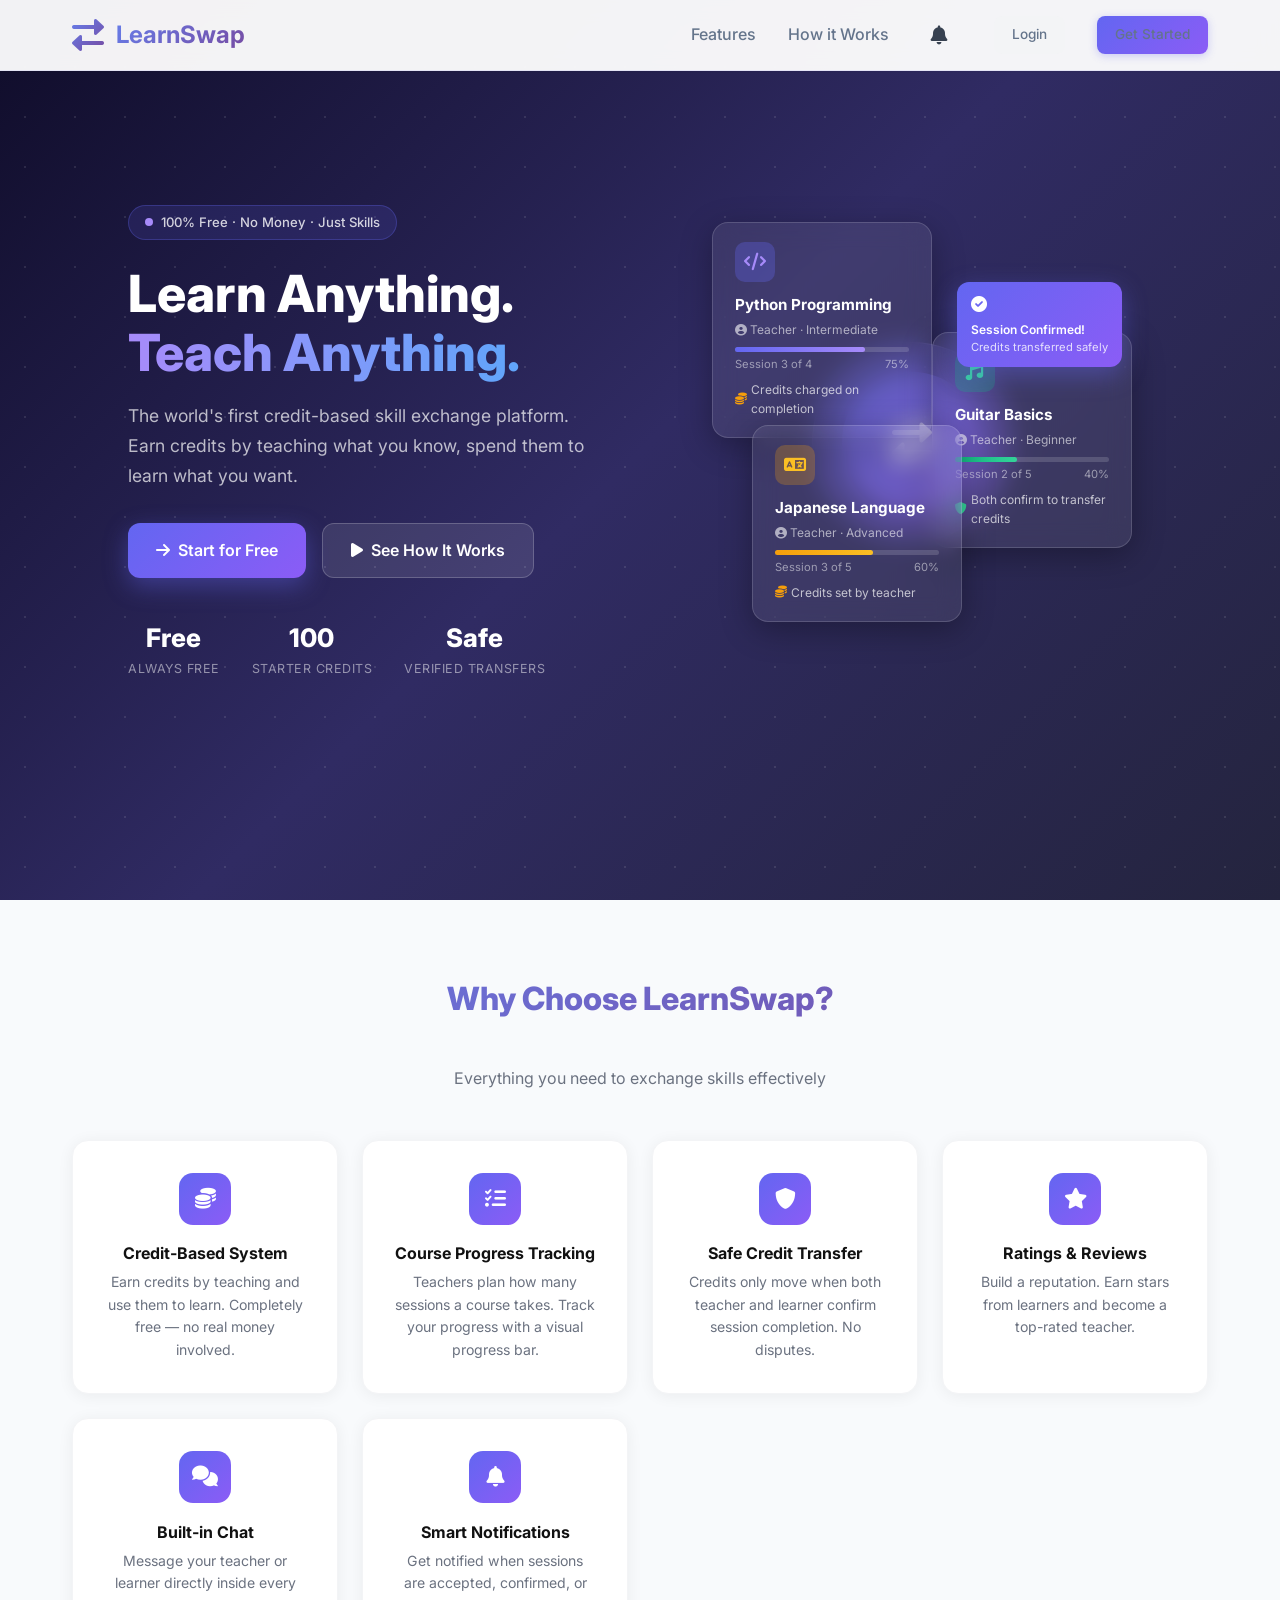
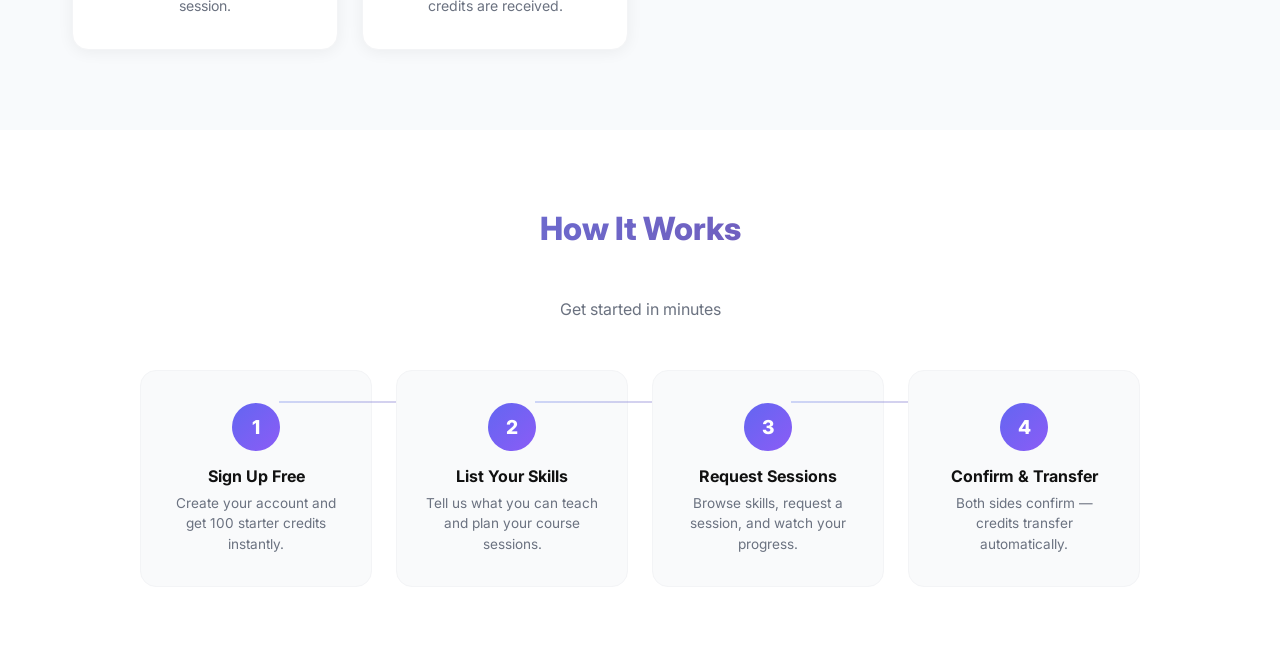
<file: learnswap_deploy/frontend/index.html>
<!DOCTYPE html>
<html lang="en">
<head>
    <meta charset="UTF-8">
    <meta name="viewport" content="width=device-width, initial-scale=1.0">
    <title>LearnSwap - Exchange Skills, Not Money</title>
    <link rel="stylesheet" href="css/style.css">
    <link href="https://fonts.googleapis.com/css2?family=Inter:wght@300;400;500;600;700;800&display=swap" rel="stylesheet">
    <link rel="stylesheet" href="https://cdnjs.cloudflare.com/ajax/libs/font-awesome/6.0.0/css/all.min.css">
    <style>
        /* ── Hero card animation ── */
        @keyframes float { 0%,100%{transform:translateY(0)} 50%{transform:translateY(-10px)} }
        @keyframes fadeUp { from{opacity:0;transform:translateY(24px)} to{opacity:1;transform:translateY(0)} }
        @keyframes pulse { 0%,100%{transform:scale(1)} 50%{transform:scale(1.04)} }

        .hero { background: linear-gradient(135deg, #0f0c29, #302b63, #24243e); min-height: 100vh; display:flex; align-items:center; padding-top:80px; }
        .hero-container { display:grid; grid-template-columns:1fr 1fr; gap:4rem; max-width:1200px; margin:0 auto; padding:3rem 2rem; align-items:center; }
        @media(max-width:900px){ .hero-container{grid-template-columns:1fr;} .hero-visual{display:none;} }

        .hero-content h1 { font-size:3.2rem; font-weight:800; color:#fff; line-height:1.15; margin-bottom:1.2rem; }
        .hero-content h1 span { background:linear-gradient(90deg,#a78bfa,#60a5fa); -webkit-background-clip:text; -webkit-text-fill-color:transparent; background-clip:text; }
        .hero-content p  { font-size:1.1rem; color:rgba(255,255,255,0.7); line-height:1.7; margin-bottom:2rem; max-width:480px; }

        .hero-buttons { display:flex; gap:1rem; flex-wrap:wrap; }
        .btn-hero-primary {
            background:linear-gradient(135deg,#6366f1,#8b5cf6);
            color:#fff; padding:14px 28px; border-radius:12px; font-weight:600;
            font-size:1rem; border:none; cursor:pointer; text-decoration:none;
            display:inline-flex; align-items:center; gap:8px;
            box-shadow:0 8px 24px rgba(99,102,241,0.4); transition:all 0.25s;
        }
        .btn-hero-primary:hover { transform:translateY(-2px); box-shadow:0 12px 32px rgba(99,102,241,0.55); }
        .btn-hero-secondary {
            background:rgba(255,255,255,0.1); color:#fff; padding:14px 28px;
            border-radius:12px; font-weight:600; font-size:1rem;
            border:1px solid rgba(255,255,255,0.2); cursor:pointer;
            text-decoration:none; display:inline-flex; align-items:center; gap:8px;
            backdrop-filter:blur(8px); transition:all 0.25s;
        }
        .btn-hero-secondary:hover { background:rgba(255,255,255,0.18); }

        /* Hero stats row */
        .hero-stats { display:flex; gap:2rem; margin-top:2.5rem; }
        .hero-stat { text-align:center; }
        .hero-stat-num { font-size:1.6rem; font-weight:800; color:#fff; }
        .hero-stat-lbl { font-size:0.78rem; color:rgba(255,255,255,0.5); text-transform:uppercase; letter-spacing:0.5px; }

        /* Right side visual */
        .hero-visual { position:relative; height:480px; }

        .skill-card-float {
            position:absolute; background:rgba(255,255,255,0.08);
            backdrop-filter:blur(12px); border:1px solid rgba(255,255,255,0.15);
            border-radius:16px; padding:1.2rem 1.4rem;
            color:#fff; box-shadow:0 8px 32px rgba(0,0,0,0.3);
        }
        .skill-card-float .sc-icon { width:40px; height:40px; border-radius:10px; display:flex; align-items:center; justify-content:center; font-size:1.1rem; margin-bottom:0.7rem; }
        .skill-card-float .sc-name { font-weight:700; font-size:0.95rem; margin-bottom:2px; }
        .skill-card-float .sc-teacher { font-size:0.75rem; color:rgba(255,255,255,0.6); margin-bottom:8px; }
        .skill-card-float .sc-bar { height:5px; background:rgba(255,255,255,0.15); border-radius:999px; margin-bottom:4px; }
        .skill-card-float .sc-bar-fill { height:100%; border-radius:999px; }
        .skill-card-float .sc-progress { font-size:0.7rem; color:rgba(255,255,255,0.5); display:flex; justify-content:space-between; }
        .skill-card-float .sc-credits { display:flex; align-items:center; gap:4px; font-size:0.75rem; color:rgba(255,255,255,0.7); margin-top:6px; }

        /* Card positions and animations */
        .card-1 { width:220px; top:20px; left:40px; animation:float 4s ease-in-out infinite; }
        .card-2 { width:200px; top:130px; right:20px; animation:float 4s ease-in-out infinite 1s; }
        .card-3 { width:210px; bottom:60px; left:80px; animation:float 4s ease-in-out infinite 2s; }

        .notification-bubble {
            position:absolute; background:linear-gradient(135deg,#6366f1,#8b5cf6);
            color:#fff; border-radius:12px; padding:10px 14px; font-size:0.78rem;
            box-shadow:0 8px 24px rgba(99,102,241,0.4); max-width:180px;
            animation:float 3.5s ease-in-out infinite 0.5s;
        }
        .nb-1 { top:80px; right:30px; }
        .nb-icon { font-size:1rem; margin-bottom:2px; }
        .nb-text { font-weight:600; font-size:0.75rem; }
        .nb-sub  { font-size:0.7rem; opacity:0.8; }

        /* Central orb */
        .hero-orb {
            position:absolute; width:200px; height:200px;
            background:linear-gradient(135deg,rgba(99,102,241,0.3),rgba(139,92,246,0.3));
            border-radius:50%; top:50%; left:50%; transform:translate(-50%,-50%);
            border:1px solid rgba(255,255,255,0.1);
            display:flex; align-items:center; justify-content:center;
            animation:pulse 4s ease-in-out infinite;
        }
        .hero-orb-inner {
            width:140px; height:140px; background:linear-gradient(135deg,rgba(99,102,241,0.5),rgba(139,92,246,0.5));
            border-radius:50%; display:flex; align-items:center; justify-content:center;
            font-size:2.5rem; color:#fff;
        }

        /* Features */
        .features { background:#f8fafc; padding:5rem 2rem; }
        .features-grid { display:grid; grid-template-columns:repeat(auto-fit,minmax(250px,1fr)); gap:1.5rem; margin-top:3rem; }
        .feature-card {
            background:#fff; border-radius:16px; padding:2rem;
            box-shadow:0 2px 16px rgba(0,0,0,0.06);
            border:1px solid #f3f4f6; transition:all 0.3s;
        }
        .feature-card:hover { transform:translateY(-4px); box-shadow:0 8px 32px rgba(99,102,241,0.15); border-color:#e0e7ff; }
        .feature-icon { width:52px; height:52px; background:linear-gradient(135deg,#6366f1,#8b5cf6); border-radius:14px; display:flex; align-items:center; justify-content:center; margin-bottom:1.2rem; }
        .feature-icon i { color:#fff; font-size:1.3rem; }
        .feature-card h3 { font-size:1rem; font-weight:700; color:#111; margin-bottom:0.5rem; }
        .feature-card p  { font-size:0.88rem; color:#6b7280; line-height:1.6; }

        /* How it Works */
        .how-it-works { background:#fff; padding:5rem 2rem; }
        .steps { display:grid; grid-template-columns:repeat(auto-fit,minmax(200px,1fr)); gap:1.5rem; margin-top:3rem; }
        .step { text-align:center; padding:2rem 1.5rem; border-radius:16px; background:#f9fafb; border:1px solid #f3f4f6; position:relative; }
        .step-number { width:48px; height:48px; background:linear-gradient(135deg,#6366f1,#8b5cf6); border-radius:50%; color:#fff; font-size:1.2rem; font-weight:800; display:flex; align-items:center; justify-content:center; margin:0 auto 1rem; }
        .step h3 { font-size:1rem; font-weight:700; color:#111; margin-bottom:0.4rem; }
        .step p  { font-size:0.85rem; color:#6b7280; line-height:1.5; }
        .section-title { font-size:2rem; font-weight:800; text-align:center; color:#111; }
        .section-sub   { text-align:center; color:#6b7280; font-size:1rem; margin-top:0.5rem; }

        /* Modals */
        .modal { display:none; position:fixed; inset:0; z-index:2000; background:rgba(0,0,0,0.55); backdrop-filter:blur(6px); animation:fadeIn 0.2s ease; }
        @keyframes fadeIn { from{opacity:0} to{opacity:1} }
        .modal-content {
            background:#fff; margin:80px auto; padding:2.5rem; max-width:420px;
            border-radius:20px; position:relative; animation:slideUp 0.25s ease;
            box-shadow:0 20px 60px rgba(0,0,0,0.25); max-height:90vh; overflow-y:auto;
        }
        @keyframes slideUp { from{opacity:0;transform:translateY(20px)} to{opacity:1;transform:translateY(0)} }
        .modal-content h2 { font-size:1.4rem; font-weight:800; color:#111; margin-bottom:0.3rem; }
        .modal-content .close { position:absolute; top:1.2rem; right:1.5rem; font-size:1.4rem; cursor:pointer; color:#9ca3af; background:none; border:none; line-height:1; }
        .modal-content .close:hover { color:#374151; }
        .form-group { margin-bottom:1.2rem; }
        .form-group label { display:block; font-size:0.85rem; font-weight:600; color:#374151; margin-bottom:5px; }
        .form-group input, .form-group select, .form-group textarea {
            width:100%; padding:11px 14px; border:1.5px solid #e5e7eb; border-radius:10px;
            font-size:0.9rem; color:#111; background:#fff; box-sizing:border-box; font-family:inherit;
            transition:border-color 0.2s;
        }
        .form-group input:focus, .form-group select:focus { outline:none; border-color:#6366f1; }
        .btn-full { width:100%; }
        .form-footer { text-align:center; margin-top:1.2rem; font-size:0.875rem; color:#6b7280; }
        .form-footer a { color:#6366f1; font-weight:600; text-decoration:none; }

        /* Forgot password result card */
        .reset-result { text-align:center; padding:1rem 0; }
        .reset-result .check-circle { width:64px; height:64px; background:#ede9fe; border-radius:50%; display:flex; align-items:center; justify-content:center; margin:0 auto 1rem; }
        .reset-result .check-circle i { color:#6366f1; font-size:1.6rem; }
        .reset-result h3 { font-size:1.1rem; font-weight:700; color:#111; margin-bottom:0.4rem; }
        .reset-result p { font-size:0.85rem; color:#6b7280; line-height:1.6; margin-bottom:1.2rem; }
        .btn-reset-link { display:block; width:100%; padding:13px; background:linear-gradient(135deg,#6366f1,#8b5cf6); color:#fff; border-radius:10px; font-weight:700; font-size:0.95rem; text-align:center; text-decoration:none; margin-bottom:0.5rem; }
        .btn-reset-link:hover { opacity:0.9; }
    </style>
</head>
<body>
    <!-- Navbar -->
    <nav class="navbar">
        <div class="nav-container">
            <div class="logo"><i class="fas fa-exchange-alt"></i><span>LearnSwap</span></div>
            <div class="nav-links">
                <a href="#features">Features</a>
                <a href="#how-it-works">How it Works</a>
                <a href="#" class="btn btn-secondary" onclick="showLoginModal()">Login</a>
                <a href="#" class="btn btn-primary" onclick="showSignupModal()">Get Started</a>
            </div>
        </div>
    </nav>

    <!-- Hero -->
    <section class="hero">
        <div class="hero-container">
            <!-- Left: copy -->
            <div class="hero-content" style="animation:fadeUp 0.7s ease both;">
                <div style="display:inline-flex;align-items:center;gap:8px;background:rgba(99,102,241,0.15);border:1px solid rgba(99,102,241,0.3);border-radius:999px;padding:6px 16px;margin-bottom:1.5rem;">
                    <span style="width:8px;height:8px;background:#a78bfa;border-radius:50%;display:inline-block;"></span>
                    <span style="font-size:0.82rem;color:rgba(255,255,255,0.8);font-weight:500;">100% Free · No Money · Just Skills</span>
                </div>
                <h1>Learn Anything.<br><span>Teach Anything.</span></h1>
                <p>The world's first credit-based skill exchange platform. Earn credits by teaching what you know, spend them to learn what you want.</p>
                <div class="hero-buttons">
                    <a href="#" class="btn-hero-primary" onclick="showSignupModal()">
                        <i class="fas fa-arrow-right"></i> Start for Free
                    </a>
                    <a href="#how-it-works" class="btn-hero-secondary">
                        <i class="fas fa-play"></i> See How It Works
                    </a>
                </div>
                <div class="hero-stats">
                    <div class="hero-stat"><div class="hero-stat-num">Free</div><div class="hero-stat-lbl">Always Free</div></div>
                    <div class="hero-stat"><div class="hero-stat-num">100</div><div class="hero-stat-lbl">Starter Credits</div></div>
                    <div class="hero-stat"><div class="hero-stat-num">Safe</div><div class="hero-stat-lbl">Verified Transfers</div></div>
                </div>
            </div>

            <!-- Right: animated skill cards -->
            <div class="hero-visual">
                <!-- Central orb -->
                <div class="hero-orb">
                    <div class="hero-orb-inner"><i class="fas fa-exchange-alt"></i></div>
                </div>

                <!-- Floating skill card 1 — Python -->
                <div class="skill-card-float card-1">
                    <div class="sc-icon" style="background:rgba(99,102,241,0.3);"><i class="fas fa-code" style="color:#a78bfa;"></i></div>
                    <div class="sc-name">Python Programming</div>
                    <div class="sc-teacher"><i class="fas fa-user-circle"></i> Teacher · Intermediate</div>
                    <div class="sc-bar"><div class="sc-bar-fill" style="width:75%;background:linear-gradient(90deg,#6366f1,#a78bfa);"></div></div>
                    <div class="sc-progress"><span>Session 3 of 4</span><span>75%</span></div>
                    <div class="sc-credits"><i class="fas fa-coins" style="color:#f59e0b;"></i> Credits charged on completion</div>
                </div>

                <!-- Floating skill card 2 — Guitar -->
                <div class="skill-card-float card-2">
                    <div class="sc-icon" style="background:rgba(16,185,129,0.25);"><i class="fas fa-music" style="color:#34d399;"></i></div>
                    <div class="sc-name">Guitar Basics</div>
                    <div class="sc-teacher"><i class="fas fa-user-circle"></i> Teacher · Beginner</div>
                    <div class="sc-bar"><div class="sc-bar-fill" style="width:40%;background:linear-gradient(90deg,#10b981,#34d399);"></div></div>
                    <div class="sc-progress"><span>Session 2 of 5</span><span>40%</span></div>
                    <div class="sc-credits"><i class="fas fa-shield-alt" style="color:#34d399;"></i> Both confirm to transfer credits</div>
                </div>

                <!-- Floating skill card 3 — Language -->
                <div class="skill-card-float card-3">
                    <div class="sc-icon" style="background:rgba(245,158,11,0.25);"><i class="fas fa-language" style="color:#fbbf24;"></i></div>
                    <div class="sc-name">Japanese Language</div>
                    <div class="sc-teacher"><i class="fas fa-user-circle"></i> Teacher · Advanced</div>
                    <div class="sc-bar"><div class="sc-bar-fill" style="width:60%;background:linear-gradient(90deg,#f59e0b,#fbbf24);"></div></div>
                    <div class="sc-progress"><span>Session 3 of 5</span><span>60%</span></div>
                    <div class="sc-credits"><i class="fas fa-coins" style="color:#f59e0b;"></i> Credits set by teacher</div>
                </div>

                <!-- Notification bubble — realistic -->
                <div class="notification-bubble nb-1">
                    <div class="nb-icon"><i class="fas fa-check-circle"></i></div>
                    <div class="nb-text">Session Confirmed!</div>
                    <div class="nb-sub">Credits transferred safely</div>
                </div>
            </div>
        </div>
    </section>

    <!-- Features -->
    <section id="features" class="features">
        <div class="container">
            <h2 class="section-title">Why Choose LearnSwap?</h2>
            <p class="section-sub">Everything you need to exchange skills effectively</p>
            <div class="features-grid">
                <div class="feature-card">
                    <div class="feature-icon"><i class="fas fa-coins"></i></div>
                    <h3>Credit-Based System</h3>
                    <p>Earn credits by teaching and use them to learn. Completely free — no real money involved.</p>
                </div>
                <div class="feature-card">
                    <div class="feature-icon"><i class="fas fa-tasks"></i></div>
                    <h3>Course Progress Tracking</h3>
                    <p>Teachers plan how many sessions a course takes. Track your progress with a visual progress bar.</p>
                </div>
                <div class="feature-card">
                    <div class="feature-icon"><i class="fas fa-shield-alt"></i></div>
                    <h3>Safe Credit Transfer</h3>
                    <p>Credits only move when both teacher and learner confirm session completion. No disputes.</p>
                </div>
                <div class="feature-card">
                    <div class="feature-icon"><i class="fas fa-star"></i></div>
                    <h3>Ratings &amp; Reviews</h3>
                    <p>Build a reputation. Earn stars from learners and become a top-rated teacher.</p>
                </div>
                <div class="feature-card">
                    <div class="feature-icon"><i class="fas fa-comments"></i></div>
                    <h3>Built-in Chat</h3>
                    <p>Message your teacher or learner directly inside every session.</p>
                </div>
                <div class="feature-card">
                    <div class="feature-icon"><i class="fas fa-bell"></i></div>
                    <h3>Smart Notifications</h3>
                    <p>Get notified when sessions are accepted, confirmed, or credits are received.</p>
                </div>
            </div>
        </div>
    </section>

    <!-- How it Works -->
    <section id="how-it-works" class="how-it-works">
        <div class="container">
            <h2 class="section-title">How It Works</h2>
            <p class="section-sub">Get started in minutes</p>
            <div class="steps">
                <div class="step"><div class="step-number">1</div><h3>Sign Up Free</h3><p>Create your account and get 100 starter credits instantly.</p></div>
                <div class="step"><div class="step-number">2</div><h3>List Your Skills</h3><p>Tell us what you can teach and plan your course sessions.</p></div>
                <div class="step"><div class="step-number">3</div><h3>Request Sessions</h3><p>Browse skills, request a session, and watch your progress.</p></div>
                <div class="step"><div class="step-number">4</div><h3>Confirm &amp; Transfer</h3><p>Both sides confirm — credits transfer automatically.</p></div>
            </div>
        </div>
    </section>

    <!-- ── MODALS ── -->

    <!-- Login -->
    <div id="loginModal" class="modal">
        <div class="modal-content">
            <button type="button" class="close" onclick="closeModal('loginModal')">&times;</button>
            <h2>Welcome Back</h2>
            <p style="color:#6b7280;margin-bottom:1.8rem;font-size:0.9rem;">Login to continue your learning journey</p>
            <form id="loginForm" onsubmit="handleLogin(event)">
                <div class="form-group">
                    <label for="loginEmail">Email</label>
                    <input type="email" id="loginEmail" placeholder="your@email.com" required autocomplete="email">
                </div>
                <div class="form-group">
                    <label for="loginPassword">Password</label>
                    <input type="password" id="loginPassword" placeholder="Your password" required autocomplete="current-password">
                </div>
                <div style="text-align:right;margin-top:-0.5rem;margin-bottom:1rem;">
                    <button type="button" onclick="showForgotPasswordModal()" style="background:none;border:none;cursor:pointer;font-size:0.85rem;color:#6366f1;font-weight:500;padding:0;">
                        Forgot Password?
                    </button>
                </div>
                <button type="submit" class="btn btn-primary btn-full" style="padding:13px;">
                    <i class="fas fa-sign-in-alt"></i> Login
                </button>
            </form>
            <p class="form-footer">No account? <a href="javascript:void(0)" onclick="switchToSignup()">Sign up free</a></p>
        </div>
    </div>

    <!-- Signup -->
    <div id="signupModal" class="modal">
        <div class="modal-content">
            <button type="button" class="close" onclick="closeModal('signupModal')">&times;</button>
            <h2>Create Account</h2>
            <p style="color:#6b7280;margin-bottom:1.8rem;font-size:0.9rem;">Start your skill exchange journey — free forever</p>
            <form id="signupForm" onsubmit="handleSignup(event)">
                <div class="form-group">
                    <label for="signupUsername">Display Name</label>
                    <input type="text" id="signupUsername" placeholder="Your full name or username" required autocomplete="name">
                </div>
                <div class="form-group">
                    <label for="signupEmail">Email</label>
                    <input type="email" id="signupEmail" placeholder="your@email.com" required autocomplete="email">
                </div>
                <div class="form-group">
                    <label for="signupPassword">Password</label>
                    <input type="password" id="signupPassword" placeholder="At least 6 characters" required autocomplete="new-password">
                </div>
                <div class="form-group">
                    <label for="signupRole">I want to</label>
                    <select id="signupRole" required>
                        <option value="both">Teach &amp; Learn</option>
                        <option value="teacher">Teach only</option>
                        <option value="learner">Learn only</option>
                    </select>
                </div>

                <!-- Terms & Safety agreement — required at registration only -->
                <div style="background:#f5f3ff;border-radius:10px;padding:12px 14px;margin-bottom:1.2rem;border:1px solid #e0e7ff;">
                    <label style="display:flex;align-items:flex-start;gap:10px;cursor:pointer;font-size:0.85rem;color:#374151;font-weight:400;">
                        <input type="checkbox" id="agreeTerms" style="width:18px;height:18px;margin-top:2px;flex-shrink:0;accent-color:#6366f1;">
                        <span>
                            I have read and agree to the
                            <button type="button" onclick="showTermsModal()" style="background:none;border:none;cursor:pointer;color:#6366f1;font-weight:600;padding:0;font-size:inherit;text-decoration:underline;">Terms &amp; Conditions</button>
                            and
                            <button type="button" onclick="showSafetyModal()" style="background:none;border:none;cursor:pointer;color:#6366f1;font-weight:600;padding:0;font-size:inherit;text-decoration:underline;">Safety Guidelines</button>
                        </span>
                    </label>
                </div>

                <button type="submit" class="btn btn-primary btn-full" style="padding:13px;">
                    <i class="fas fa-user-plus"></i> Create Free Account
                </button>
            </form>
            <p class="form-footer">Already a member? <a href="javascript:void(0)" onclick="switchToLogin()">Login</a></p>
        </div>
    </div>

    <!-- Terms & Conditions Modal (signup only) -->
    <div id="termsModal" style="display:none;position:fixed;inset:0;z-index:4000;background:rgba(0,0,0,0.55);backdrop-filter:blur(4px);" onclick="if(event.target===this)document.getElementById('termsModal').style.display='none'">
        <div style="background:#fff;margin:40px auto;padding:0;max-width:580px;border-radius:18px;box-shadow:0 20px 60px rgba(0,0,0,0.25);max-height:88vh;overflow:hidden;display:flex;flex-direction:column;">
            <div style="background:linear-gradient(135deg,#6366f1,#8b5cf6);padding:1.4rem 1.8rem;color:#fff;flex-shrink:0;">
                <button type="button" onclick="document.getElementById('termsModal').style.display='none'" style="float:right;background:rgba(255,255,255,0.2);border:none;color:#fff;width:28px;height:28px;border-radius:50%;cursor:pointer;font-size:1rem;line-height:28px;text-align:center;">&times;</button>
                <h3 style="margin:0;font-size:1.15rem;font-weight:700;"><i class="fas fa-file-contract" style="margin-right:8px;"></i>Terms &amp; Conditions</h3>
            </div>
            <div style="padding:1.4rem 1.8rem;overflow-y:auto;font-size:0.84rem;color:#374151;line-height:1.7;">
                <p style="margin-bottom:1rem;"><strong>By creating an account you agree to the following rules.</strong></p>

                <p style="font-weight:700;color:#6366f1;margin-bottom:4px;">1. Credits</p>
                <p style="margin-bottom:1rem;">Credits have no real monetary value and cannot be exchanged for cash. Credits transfer only when both teacher and learner confirm a session is complete.</p>

                <p style="font-weight:700;color:#6366f1;margin-bottom:4px;">2. Teacher Rules</p>
                <ul style="padding-left:1.1rem;margin-bottom:1rem;">
                    <li>Only list skills you genuinely possess.</li>
                    <li>Set an honest course plan (sessions and duration) when listing.</li>
                    <li>Attend sessions on time or notify the learner in advance.</li>
                    <li>Confirm completion only when a session truly happened.</li>
                    <li>Never request payment outside the credit system.</li>
                </ul>

                <p style="font-weight:700;color:#6366f1;margin-bottom:4px;">3. Learner Rules</p>
                <ul style="padding-left:1.1rem;margin-bottom:1rem;">
                    <li>Ensure you have enough credits before requesting a session.</li>
                    <li>Attend sessions or cancel at least 24 hours ahead.</li>
                    <li>Confirm completion only when the session genuinely took place.</li>
                </ul>

                <p style="font-weight:700;color:#6366f1;margin-bottom:4px;">4. Prohibited Conduct</p>
                <ul style="padding-left:1.1rem;margin-bottom:1rem;">
                    <li>No fake accounts, harassment, or abusive language.</li>
                    <li>No manipulation of the credit system.</li>
                    <li>No commercial transactions outside the credit system.</li>
                    <li>No sharing of another user's private messages without consent.</li>
                </ul>

                <p style="font-weight:700;color:#6366f1;margin-bottom:4px;">5. Disputes</p>
                <p style="margin-bottom:1rem;">Use the Dispute button on any session to report a problem. Repeated false disputes may result in account suspension.</p>

                <p style="font-weight:700;color:#6366f1;margin-bottom:4px;">6. Account Termination</p>
                <p style="margin-bottom:0;">LearnSwap may suspend or terminate accounts that violate these rules. Credits in a terminated account are forfeited.</p>
            </div>
            <div style="padding:1rem 1.8rem;border-top:1px solid #f3f4f6;flex-shrink:0;">
                <button type="button" onclick="document.getElementById('termsModal').style.display='none'" class="btn btn-primary btn-full" style="padding:11px;">
                    <i class="fas fa-check"></i> I Understand &amp; Agree
                </button>
            </div>
        </div>
    </div>

    <!-- Safety Guidelines Modal (signup only) -->
    <div id="safetyModal" style="display:none;position:fixed;inset:0;z-index:4000;background:rgba(0,0,0,0.55);backdrop-filter:blur(4px);" onclick="if(event.target===this)document.getElementById('safetyModal').style.display='none'">
        <div style="background:#fff;margin:40px auto;padding:0;max-width:580px;border-radius:18px;box-shadow:0 20px 60px rgba(0,0,0,0.25);max-height:88vh;overflow:hidden;display:flex;flex-direction:column;">
            <div style="background:linear-gradient(135deg,#059669,#10b981);padding:1.4rem 1.8rem;color:#fff;flex-shrink:0;">
                <button type="button" onclick="document.getElementById('safetyModal').style.display='none'" style="float:right;background:rgba(255,255,255,0.2);border:none;color:#fff;width:28px;height:28px;border-radius:50%;cursor:pointer;font-size:1rem;line-height:28px;text-align:center;">&times;</button>
                <h3 style="margin:0;font-size:1.15rem;font-weight:700;"><i class="fas fa-shield-alt" style="margin-right:8px;"></i>Safety Guidelines</h3>
            </div>
            <div style="padding:1.4rem 1.8rem;overflow-y:auto;font-size:0.84rem;color:#374151;line-height:1.7;">
                <p style="margin-bottom:1rem;"><strong>Your safety is our priority. Please follow these guidelines.</strong></p>

                <p style="font-weight:700;color:#059669;margin-bottom:4px;">Protect Your Identity</p>
                <ul style="padding-left:1.1rem;margin-bottom:1rem;">
                    <li>Never share your home address, phone number, or bank details with other users.</li>
                    <li>Your email is private and never shown to other users.</li>
                    <li>You are not required to use your real full name as your display name.</li>
                </ul>

                <p style="font-weight:700;color:#059669;margin-bottom:4px;">Credit Safety</p>
                <ul style="padding-left:1.1rem;margin-bottom:1rem;">
                    <li>Credits never leave your account automatically — both parties must confirm.</li>
                    <li>If someone pressures you to confirm a session that did not happen, use the Dispute button.</li>
                    <li>LearnSwap will <strong>never</strong> ask for real money or bank information.</li>
                </ul>

                <p style="font-weight:700;color:#059669;margin-bottom:4px;">Report Abuse</p>
                <ul style="padding-left:1.1rem;margin-bottom:1rem;">
                    <li>Report users who ask for money outside the credit system.</li>
                    <li>Report hateful, harassing, or offensive messages immediately.</li>
                    <li>You can cancel any session at any time if you feel uncomfortable.</li>
                </ul>

                <div style="background:#f0fdf4;border-radius:8px;padding:10px 14px;border:1px solid #bbf7d0;font-size:0.82rem;color:#166534;">
                    <i class="fas fa-heart"></i> LearnSwap is built on trust and respect. Thank you for keeping it safe.
                </div>
            </div>
            <div style="padding:1rem 1.8rem;border-top:1px solid #f3f4f6;flex-shrink:0;">
                <button type="button" onclick="document.getElementById('safetyModal').style.display='none'" class="btn btn-primary btn-full" style="padding:11px;background:linear-gradient(135deg,#059669,#10b981);border:none;">
                    <i class="fas fa-check"></i> Got It
                </button>
            </div>
        </div>
    </div>

    <!-- Forgot Password -->
    <div id="forgotPasswordModal" class="modal">
        <div class="modal-content">
            <button type="button" class="close" onclick="closeModal('forgotPasswordModal')">&times;</button>
            <h2>Reset Password</h2>
            <p style="color:#6b7280;margin-bottom:1.8rem;font-size:0.9rem;">Enter your email and we will generate a reset link for you.</p>
            <div id="forgotFormWrap">
                <div class="form-group">
                    <label for="forgotEmail">Email Address</label>
                    <input type="email" id="forgotEmail" placeholder="The email you registered with" autocomplete="email">
                </div>
                <button type="button" id="forgotSubmitBtn" class="btn btn-primary btn-full" style="padding:13px;" onclick="handleForgotPassword()">
                    <i class="fas fa-key"></i> Get Reset Link
                </button>
            </div>
            <p class="form-footer" style="margin-top:1.2rem;">
                <button type="button" onclick="closeModal('forgotPasswordModal');showLoginModal();" style="background:none;border:none;cursor:pointer;color:#6366f1;font-weight:600;font-size:0.875rem;padding:0;">
                    Back to Login
                </button>
            </p>
        </div>
    </div>

    <div id="notification" class="notification"></div>

    <script src="js/main.js"></script>
    <script src="js/auth.js"></script>
    <script src="js/notifications.js"></script>
    <script>

        document.addEventListener('DOMContentLoaded', function() {
            if (window.location.search.includes('login=1')) {
                setTimeout(function(){ showLoginModal(); }, 400);
                history.replaceState({}, '', '/');
            }
        });

        function showTermsModal()  { document.getElementById('termsModal').style.display  = 'block'; }
        function showSafetyModal() { document.getElementById('safetyModal').style.display = 'block'; }
    </script>
</body>
</html>
</file>
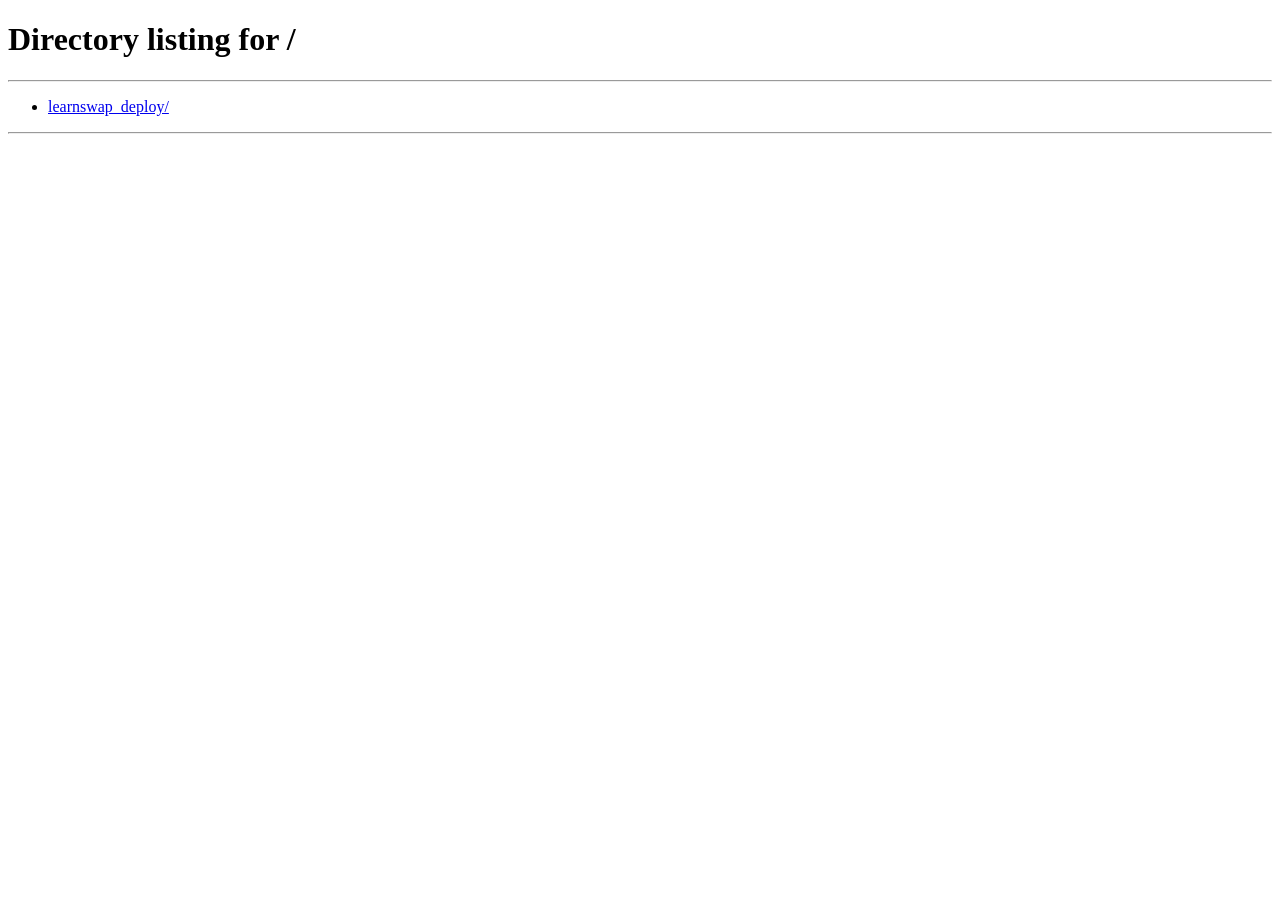
<file: learnswap_deploy/frontend/pages/add-skill.html>
<!DOCTYPE html>
<html lang="en">
<head>
    <meta charset="UTF-8">
    <meta name="viewport" content="width=device-width, initial-scale=1.0">
    <title>Add Skill - LearnSwap</title>
    <link rel="stylesheet" href="../css/style.css">
    <link href="https://fonts.googleapis.com/css2?family=Inter:wght@300;400;500;600;700;800&display=swap" rel="stylesheet">
    <link rel="stylesheet" href="https://cdnjs.cloudflare.com/ajax/libs/font-awesome/6.0.0/css/all.min.css">
    <style>
        .skill-form-card { background:#fff; border-radius:16px; padding:2rem; box-shadow:0 2px 16px rgba(0,0,0,0.08); max-width:640px; margin:0 auto; }
        .skill-form-card h1 { font-size:1.5rem; font-weight:800; color:#111; margin-bottom:0.3rem; }
        .skill-form-card .subtitle { color:#6b7280; font-size:0.88rem; margin-bottom:2rem; }
        .form-section { background:#f9fafb; border-radius:12px; padding:1.4rem; margin-bottom:1.2rem; border:1px solid #f3f4f6; }
        .form-section-title { font-size:0.78rem; font-weight:700; text-transform:uppercase; letter-spacing:0.8px; color:#6366f1; margin-bottom:1rem; display:flex; align-items:center; gap:6px; }
        .form-row { display:grid; grid-template-columns:1fr 1fr; gap:1rem; }
        @media(max-width:600px){ .form-row{grid-template-columns:1fr;} }
        .form-group { margin-bottom:1rem; }
        .form-group:last-child { margin-bottom:0; }
        .form-group label { display:block; font-size:0.84rem; font-weight:600; color:#374151; margin-bottom:5px; }
        .form-group input, .form-group select, .form-group textarea {
            width:100%; padding:10px 14px; border:1.5px solid #e5e7eb; border-radius:10px;
            font-size:0.9rem; color:#111; background:#fff; box-sizing:border-box; font-family:inherit;
            transition:border-color 0.2s;
        }
        .form-group input:focus, .form-group select:focus, .form-group textarea:focus { outline:none; border-color:#6366f1; }
        .form-group textarea { resize:vertical; min-height:100px; }
        .form-group small { font-size:0.75rem; color:#9ca3af; margin-top:3px; display:block; }
        .field-hint { background:#ede9fe; border-radius:8px; padding:8px 12px; font-size:0.78rem; color:#6366f1; margin-top:4px; display:flex; align-items:flex-start; gap:6px; }
        .field-hint i { margin-top:1px; flex-shrink:0; }

        /* Credit / session preview */
        .course-preview {
            background:linear-gradient(135deg,#6366f1,#8b5cf6);
            border-radius:12px; padding:1.2rem; color:#fff; margin-top:1rem;
        }
        .course-preview h4 { font-size:0.85rem; font-weight:700; margin-bottom:0.8rem; opacity:0.9; }
        .cp-row { display:flex; justify-content:space-between; align-items:center; margin-bottom:6px; font-size:0.82rem; }
        .cp-val { font-weight:700; font-size:1rem; }
        .cp-bar { height:6px; background:rgba(255,255,255,0.2); border-radius:999px; margin-top:0.8rem; }
        .cp-bar-fill { height:100%; background:rgba(255,255,255,0.8); border-radius:999px; width:100%; }
    </style>
</head>
<body>
<div class="dashboard">
    <div class="sidebar">
        <div class="sidebar-header">
            <h2><i class="fas fa-exchange-alt"></i> <span>LearnSwap</span></h2>
        </div>
        <div class="user-info">
            <div class="user-avatar"><i class="fas fa-user"></i></div>
            <div class="user-name" id="userName">Loading...</div>
            <div class="user-credits" id="userCredits">Credits: 0</div>
        </div>
        <div class="sidebar-menu">
            <a href="dashboard.html"><i class="fas fa-home"></i><span>Dashboard</span></a>
            <a href="browse-skills.html"><i class="fas fa-search"></i><span>Browse Skills</span></a>
            <a href="my-sessions.html"><i class="fas fa-calendar"></i><span>My Sessions</span></a>
            <a href="add-skill.html" class="active"><i class="fas fa-plus-circle"></i><span>Add Skill</span></a>
            <a href="profile.html"><i class="fas fa-user"></i><span>Profile</span></a>
<a href="#" onclick="logout()"><i class="fas fa-sign-out-alt"></i><span>Logout</span></a>
        </div>
    </div>

    <div class="main-content">
        <div class="skill-form-card">
            <h1><i class="fas fa-chalkboard-teacher" style="color:#6366f1;margin-right:8px;"></i>List a Skill to Teach</h1>
            <p class="subtitle">Share your expertise. Plan your course. Earn credits.</p>

            <form id="addSkillForm" onsubmit="addSkillNew(event)">

                <!-- Basic info -->
                <div class="form-section">
                    <div class="form-section-title"><i class="fas fa-info-circle"></i> Skill Information</div>
                    <div class="form-group">
                        <label for="skillName">Skill Name *</label>
                        <input type="text" id="skillName" placeholder="e.g., Python Programming, Guitar Basics, Japanese N3" required>
                    </div>
                    <div class="form-row">
                        <div class="form-group">
                            <label for="skillCategory">Category *</label>
                            <select id="skillCategory" required>
                                <option value="">Select category</option>
                                <option value="programming">Programming</option>
                                <option value="language">Language</option>
                                <option value="music">Music</option>
                                <option value="art">Art &amp; Design</option>
                                <option value="business">Business</option>
                                <option value="academic">Academic</option>
                                <option value="fitness">Fitness &amp; Health</option>
                                <option value="cooking">Cooking</option>
                                <option value="other">Other</option>
                            </select>
                        </div>
                        <div class="form-group">
                            <label for="skillLevel">Your Level *</label>
                            <select id="skillLevel" required>
                                <option value="">Select level</option>
                                <option value="Beginner">Beginner</option>
                                <option value="Intermediate">Intermediate</option>
                                <option value="Advanced">Advanced</option>
                            </select>
                        </div>
                    </div>
                    <div class="form-group">
                        <label for="skillDescription">What will students learn? *</label>
                        <textarea id="skillDescription" placeholder="Describe the course content, prerequisites, and what students will achieve by the end..." required></textarea>
                    </div>
</div>

                <!-- Course plan -->
                <div class="form-section">
                    <div class="form-section-title"><i class="fas fa-calendar-alt"></i> Course Plan</div>
                    <div class="field-hint"><i class="fas fa-lightbulb"></i> Plan how many sessions your course needs. This helps learners know exactly what they're signing up for, and shows a progress bar as sessions complete.</div>

                    <div class="form-row" style="margin-top:1rem;">
                        <div class="form-group">
                            <label for="totalPlannedSessions">Total Sessions in Course *</label>
                            <input type="number" id="totalPlannedSessions" min="1" max="50" value="4" required oninput="updatePreview()">
                            <small>How many sessions to complete this course?</small>
                        </div>
                        <div class="form-group">
                            <label for="courseDurationDays">Course Duration (days) *</label>
                            <input type="number" id="courseDurationDays" min="1" max="365" value="30" required oninput="updatePreview()">
                            <small>Approx. how many days to finish?</small>
                        </div>
                    </div>

                    <!-- Live preview -->
                    <div class="course-preview">
                        <h4><i class="fas fa-eye"></i> Course Preview</h4>
                        <div class="cp-row"><span>Sessions planned</span><span class="cp-val" id="pvSessions">4</span></div>
                        <div class="cp-row"><span>Duration</span><span class="cp-val" id="pvDays">30 days</span></div>
                        <div class="cp-row"><span>Approx. frequency</span><span class="cp-val" id="pvFreq">~1 per week</span></div>
                        <div class="cp-bar"><div class="cp-bar-fill"></div></div>
                        <div style="font-size:0.72rem;opacity:0.7;margin-top:4px;">Progress bar learners will see</div>
                    </div>
                </div>

                <!-- Pricing -->
                <div class="form-section">
                    <div class="form-section-title"><i class="fas fa-coins"></i> Pricing</div>
                    <div class="form-group">
                        <label for="creditsPerHour">Credits per Hour *</label>
                        <input type="number" id="creditsPerHour" min="5" max="100" value="15" required oninput="updatePreview()">
                        <small>Recommended: Beginner = 10, Intermediate = 20, Advanced = 30</small>
                    </div>
                </div>

                <button type="submit" class="btn btn-primary btn-full" style="padding:14px;font-size:1rem;">
                    <i class="fas fa-plus-circle"></i> Publish Skill
                </button>
            </form>
        </div>
    </div>
</div>

<div id="notification" class="notification"></div>

<script src="../js/main.js"></script>
<script src="../js/notifications.js"></script>
<script>
if (!isAuthenticated()) window.location.href = '/';

// Load user info
var u = getCurrentUser();
if (u) {
    document.getElementById('userName').textContent    = u.username || 'User';
    document.getElementById('userCredits').textContent = 'Credits: ' + (u.credits || 0);
}

function updatePreview() {
    var sessions = parseInt(document.getElementById('totalPlannedSessions').value) || 1;
    var days     = parseInt(document.getElementById('courseDurationDays').value)   || 30;

    document.getElementById('pvSessions').textContent = sessions;
    document.getElementById('pvDays').textContent     = days + ' days';

    var daysPerSession = days / sessions;
    var freq = daysPerSession < 2  ? 'Daily sessions'
             : daysPerSession < 8  ? '~' + Math.round(daysPerSession) + ' days apart'
             : daysPerSession < 16 ? '~Once a week'
             : '~Every 2 weeks';
    document.getElementById('pvFreq').textContent = freq;
}
updatePreview();

async function addSkillNew(event) {
    event.preventDefault();
    var token = localStorage.getItem('token');
    if (!token) { window.location.href = '/'; return; }

    var skillData = {
        name:                  document.getElementById('skillName').value.trim(),
        category:              document.getElementById('skillCategory').value,
        level:                 document.getElementById('skillLevel').value,
        description:           document.getElementById('skillDescription').value.trim(),
        tags:                  [],
        creditsPerHour:        parseInt(document.getElementById('creditsPerHour').value),
        totalPlannedSessions:  parseInt(document.getElementById('totalPlannedSessions').value),
        courseDurationDays:    parseInt(document.getElementById('courseDurationDays').value)
    };

    if (!skillData.name || !skillData.category || !skillData.level) {
        showNotification('Please fill in all required fields', 'error'); return;
    }
    if (isNaN(skillData.creditsPerHour) || skillData.creditsPerHour < 5 || skillData.creditsPerHour > 100) {
        showNotification('Credits per hour must be between 5 and 100', 'error'); return;
    }

    var btn = event.target.querySelector('button[type="submit"]');
    btn.disabled = true;
    btn.innerHTML = '<i class="fas fa-spinner fa-spin"></i> Publishing...';

    try {
        var res = await fetch(API_URL + '/api/skills', {
            method: 'POST',
            headers: { 'Content-Type': 'application/json', 'Authorization': 'Bearer ' + token },
            body: JSON.stringify(skillData)
        });
        var data = await res.json();
        if (res.ok) {
            showNotification('Skill published successfully!', 'success');
            setTimeout(function(){ window.location.href = 'profile.html'; }, 1500);
        } else {
            showNotification(data.error || 'Failed to add skill', 'error');
            btn.disabled = false;
            btn.innerHTML = '<i class="fas fa-plus-circle"></i> Publish Skill';
        }
    } catch(e) {
        showNotification('Failed to publish skill. Try again.', 'error');
        btn.disabled = false;
        btn.innerHTML = '<i class="fas fa-plus-circle"></i> Publish Skill';
    }
}
</script>
</body>
</html>
</file>
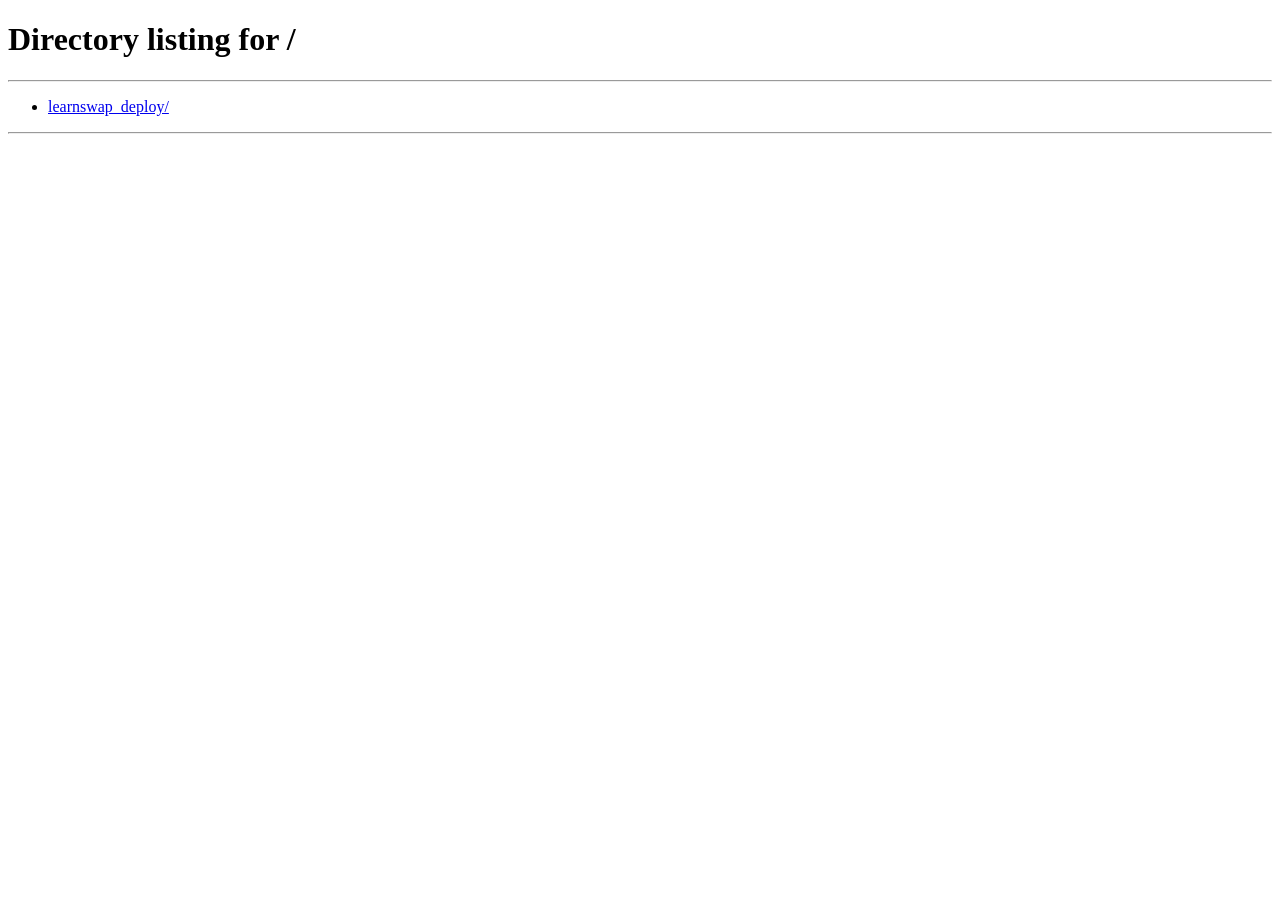
<file: learnswap_deploy/frontend/pages/browse-skills.html>
<!DOCTYPE html>
<html lang="en">
<head>
    <meta charset="UTF-8">
    <meta name="viewport" content="width=device-width, initial-scale=1.0">
    <title>Browse Skills - LearnSwap</title>
    <link rel="stylesheet" href="../css/style.css">
    <link href="https://fonts.googleapis.com/css2?family=Inter:wght@300;400;500;600;700;800&display=swap" rel="stylesheet">
    <link rel="stylesheet" href="https://cdnjs.cloudflare.com/ajax/libs/font-awesome/6.0.0/css/all.min.css">
    <style>
        /* Filter bar */
        .filter-bar {
            display:flex; gap:0.75rem; margin-bottom:1.5rem; flex-wrap:wrap;
            background:#fff; padding:1.2rem; border-radius:14px;
            box-shadow:0 2px 12px rgba(0,0,0,0.06);
        }
        .filter-bar input, .filter-bar select {
            border:1.5px solid #e5e7eb; border-radius:10px; padding:10px 14px;
            font-size:0.88rem; color:#374151; background:#fff; font-family:inherit;
            transition:border-color 0.2s;
        }
        .filter-bar input { flex:1; min-width:200px; }
        .filter-bar input:focus, .filter-bar select:focus { outline:none; border-color:#6366f1; }
        .filter-bar select { min-width:140px; }

        /* Skills grid */
        .skills-grid-new {
            display:grid;
            grid-template-columns:repeat(auto-fill, minmax(280px, 1fr));
            gap:1.2rem;
        }

        /* Skill card */
        .skill-card-new {
            background:#fff; border-radius:16px; padding:1.4rem;
            box-shadow:0 2px 12px rgba(0,0,0,0.06);
            border:1px solid #f3f4f6; transition:all 0.25s;
            display:flex; flex-direction:column; gap:0;
        }
        .skill-card-new:hover { transform:translateY(-3px); box-shadow:0 8px 28px rgba(99,102,241,0.15); border-color:#e0e7ff; }

        .scard-top { display:flex; justify-content:space-between; align-items:flex-start; margin-bottom:0.8rem; }
        .scard-name { font-size:1rem; font-weight:700; color:#111; line-height:1.3; }
        .scard-level {
            font-size:0.68rem; font-weight:700; padding:3px 10px; border-radius:999px;
            white-space:nowrap; flex-shrink:0; margin-left:8px;
        }
        .level-Beginner     { background:#dcfce7; color:#16a34a; }
        .level-Intermediate { background:#fef3c7; color:#d97706; }
        .level-Advanced     { background:#fee2e2; color:#dc2626; }

        .scard-desc { font-size:0.82rem; color:#6b7280; line-height:1.55; margin-bottom:0.9rem; display:-webkit-box; -webkit-line-clamp:3; -webkit-box-orient:vertical; overflow:hidden; }

        /* Course info row */
        .scard-course { display:flex; gap:10px; flex-wrap:wrap; margin-bottom:0.8rem; }
        .scard-badge {
            display:inline-flex; align-items:center; gap:5px;
            background:#f5f3ff; color:#6366f1; border-radius:8px;
            padding:4px 10px; font-size:0.72rem; font-weight:600;
        }

        .scard-teacher { display:flex; align-items:center; gap:7px; margin-bottom:0.75rem; }
        .scard-teacher-avatar {
            width:28px; height:28px; border-radius:50%;
            background:linear-gradient(135deg,#6366f1,#8b5cf6);
            display:flex; align-items:center; justify-content:center;
            font-size:0.65rem; font-weight:700; color:#fff; flex-shrink:0;
        }
        .scard-teacher-info { flex:1; }
        .scard-teacher-name { font-size:0.78rem; font-weight:600; color:#374151; }
        .scard-stars { display:flex; align-items:center; gap:2px; }
        .scard-stars i { font-size:0.65rem; color:#f59e0b; }
        .scard-stars span { font-size:0.7rem; color:#9ca3af; margin-left:3px; }

        .scard-footer { display:flex; justify-content:space-between; align-items:center; margin-top:auto; padding-top:0.8rem; border-top:1px solid #f3f4f6; }
        .scard-price { font-size:1.05rem; font-weight:800; color:#6366f1; }
        .scard-price small { font-size:0.7rem; font-weight:400; color:#9ca3af; }
        .btn-request {
            background:linear-gradient(135deg,#6366f1,#8b5cf6); color:#fff;
            border:none; border-radius:10px; padding:8px 16px; font-size:0.82rem;
            font-weight:600; cursor:pointer; transition:all 0.2s;
        }
        .btn-request:hover { opacity:0.88; transform:translateY(-1px); }

        /* Request modal */
        .req-modal-content { max-width:460px; }
        .req-info-box { background:#f9fafb; border-radius:12px; padding:1rem; margin-bottom:1.2rem; border:1px solid #f3f4f6; }
        .req-info-box h4 { font-size:0.9rem; font-weight:700; color:#111; margin-bottom:2px; }
        .req-info-box p  { font-size:0.8rem; color:#6b7280; margin:0; }
        .credits-display { background:linear-gradient(135deg,#6366f1,#8b5cf6); border-radius:12px; padding:1rem; text-align:center; color:#fff; margin-bottom:1.2rem; }
        .credits-display .big-num { font-size:2rem; font-weight:800; line-height:1; }
        .credits-display .label   { font-size:0.78rem; opacity:0.8; margin-top:2px; }

        /* Empty state */
        .empty-state { grid-column:1/-1; text-align:center; padding:4rem 2rem; }
        .empty-state .empty-icon { width:80px; height:80px; background:#f5f3ff; border-radius:50%; display:flex; align-items:center; justify-content:center; margin:0 auto 1.2rem; font-size:2rem; color:#6366f1; }
        .empty-state h3 { font-size:1.1rem; font-weight:700; color:#111; margin-bottom:0.4rem; }
        .empty-state p  { color:#6b7280; font-size:0.88rem; margin-bottom:1.2rem; }

        .page-header { margin-bottom:1.5rem; }
        .page-header h1 { font-size:1.6rem; font-weight:800; color:#111; }
        .page-header p  { color:#6b7280; font-size:0.88rem; margin-top:4px; }
    </style>
</head>
<body>
<div class="dashboard">
    <div class="sidebar">
        <div class="sidebar-header">
            <h2><i class="fas fa-exchange-alt"></i> <span>LearnSwap</span></h2>
        </div>
        <div class="user-info">
            <div class="user-avatar"><i class="fas fa-user"></i></div>
            <div class="user-name" id="userName">Loading...</div>
            <div class="user-credits" id="userCredits">Credits: 0</div>
        </div>
        <div class="sidebar-menu">
            <a href="dashboard.html"><i class="fas fa-home"></i><span>Dashboard</span></a>
            <a href="browse-skills.html" class="active"><i class="fas fa-search"></i><span>Browse Skills</span></a>
            <a href="my-sessions.html"><i class="fas fa-calendar"></i><span>My Sessions</span></a>
            <a href="add-skill.html"><i class="fas fa-plus-circle"></i><span>Add Skill</span></a>
            <a href="profile.html"><i class="fas fa-user"></i><span>Profile</span></a>
<a href="#" onclick="logout()"><i class="fas fa-sign-out-alt"></i><span>Logout</span></a>
        </div>
    </div>

    <div class="main-content">
        <div class="page-header">
            <h1><i class="fas fa-search" style="color:#6366f1;margin-right:8px;font-size:1.3rem;"></i>Browse Skills</h1>
            <p>Discover skills taught by our community. Request a session to start learning.</p>
        </div>

        <!-- Filter bar -->
        <div class="filter-bar">
            <input type="text" id="searchInput" placeholder="Search by skill name, tags..." oninput="applyFilters()">
            <select id="categoryFilter" onchange="applyFilters()">
                <option value="">All Categories</option>
                <option value="programming">Programming</option>
                <option value="language">Language</option>
                <option value="music">Music</option>
                <option value="art">Art &amp; Design</option>
                <option value="business">Business</option>
                <option value="academic">Academic</option>
                <option value="fitness">Fitness &amp; Health</option>
                <option value="cooking">Cooking</option>
                <option value="other">Other</option>
            </select>
            <select id="levelFilter" onchange="applyFilters()">
                <option value="">All Levels</option>
                <option value="Beginner">Beginner</option>
                <option value="Intermediate">Intermediate</option>
                <option value="Advanced">Advanced</option>
            </select>
        </div>

        <!-- Skills grid — rendered by skills.js but overridden by our displaySkillsNew -->
        <div id="skillsGrid" class="skills-grid-new">
            <div class="empty-state">
                <div class="empty-icon"><i class="fas fa-spinner fa-spin"></i></div>
                <h3>Loading skills...</h3>
            </div>
        </div>
    </div>
</div>

<!-- Request Session Modal -->
<div id="requestModal" class="modal" onclick="if(event.target===this)closeModal('requestModal')">
    <div class="modal-content req-modal-content">
        <button class="close" onclick="closeModal('requestModal')" style="position:absolute;top:1.2rem;right:1.5rem;background:none;border:none;font-size:1.4rem;cursor:pointer;color:#9ca3af;">&times;</button>
        <h2 style="font-size:1.3rem;font-weight:800;margin-bottom:1.5rem;">Request a Session</h2>

        <input type="hidden" id="requestSkillId">
        <input type="hidden" id="requestTeacherId">

        <div class="req-info-box">
            <h4 id="requestSkillName">Skill Name</h4>
            <p>Teacher: <strong id="requestTeacherName">—</strong></p>
        </div>

        <form id="requestForm" onsubmit="submitRequest(event)">
            <div class="form-group">
                <label for="scheduledTime" style="font-size:0.85rem;font-weight:600;color:#374151;margin-bottom:5px;display:block;">Schedule Date &amp; Time</label>
                <input type="datetime-local" id="scheduledTime" required
                    style="width:100%;padding:10px 14px;border:1.5px solid #e5e7eb;border-radius:10px;font-size:0.9rem;box-sizing:border-box;">
            </div>

            <div class="form-group">
                <label for="duration" style="font-size:0.85rem;font-weight:600;color:#374151;margin-bottom:5px;display:block;">Duration (hours)</label>
                <input type="number" id="duration" min="0.5" max="4" step="0.5" value="1" required
                    onchange="calculateCredits()"
                    style="width:100%;padding:10px 14px;border:1.5px solid #e5e7eb;border-radius:10px;font-size:0.9rem;box-sizing:border-box;">
            </div>

            <div class="credits-display">
                <div class="big-num" id="creditsRequired">0</div>
                <div class="label">Credits required for this session</div>
                <div style="font-size:0.72rem;opacity:0.7;margin-top:4px;">Credits are only charged after both parties confirm completion</div>
            </div>

            <button type="submit" class="btn btn-primary btn-full" style="padding:13px;font-size:0.95rem;">
                <i class="fas fa-paper-plane"></i> Send Session Request
            </button>
        </form>
    </div>
</div>

<div id="notification" class="notification"></div>

<script src="../js/main.js"></script>
<script src="../js/notifications.js"></script>
<script src="../js/skills.js"></script>
<script>
// Override displaySkills with improved card design
window.displaySkills = function(skills) {
    var grid = document.getElementById('skillsGrid');
    var user = getCurrentUser();
    if (!grid) return;

    var available = user ? skills.filter(function(s){ return s.user_id != user.id; }) : skills;

    if (!available.length) {
        grid.innerHTML =
            '<div class="empty-state">' +
            '<div class="empty-icon"><i class="fas fa-graduation-cap"></i></div>' +
            '<h3>No skills found</h3>' +
            '<p>Try a different search or check back later. You can also add your own skill!</p>' +
            '<a href="add-skill.html" class="btn btn-primary"><i class="fas fa-plus"></i> Add a Skill</a>' +
            '</div>';
        return;
    }

    grid.innerHTML = available.map(function(skill) {
        var rating = parseFloat(skill.teacher_rating) || 0;
        var initials = (skill.teacher_name || 'U').substring(0,2).toUpperCase();
        var planned  = parseInt(skill.total_planned_sessions) || 0;
        var durDays  = parseInt(skill.course_duration_days) || 0;

        // Stars
        var stars = '';
        for (var i=1;i<=5;i++) stars += '<i class="fas fa-star" style="color:' + (i<=Math.round(rating)?'#f59e0b':'#e5e7eb') + ';"></i>';

        // Course badge
        var courseBadge = '';
        if (planned > 1) {
            courseBadge += '<span class="scard-badge"><i class="fas fa-layer-group"></i> ' + planned + ' sessions</span>';
        }
        if (durDays > 0) {
            courseBadge += '<span class="scard-badge"><i class="fas fa-calendar-alt"></i> ' + durDays + ' days</span>';
        }

        var desc = (skill.description || 'No description provided');
        var safeSkillName    = escapeHtml(skill.name || 'Untitled');
        var safeTeacherName  = escapeHtml(skill.teacher_name || 'Unknown');
        var safeDesc         = escapeHtml(desc);

        return '<div class="skill-card-new">' +
            '<div class="scard-top">' +
            '<div class="scard-name">' + safeSkillName + '</div>' +
            '<span class="scard-level level-' + (skill.level||'Beginner') + '">' + (skill.level||'Beginner') + '</span>' +
            '</div>' +
            '<div class="scard-desc">' + safeDesc + '</div>' +
            (courseBadge ? '<div class="scard-course">' + courseBadge + '</div>' : '') +
            '<div class="scard-teacher">' +
            '<div class="scard-teacher-avatar">' + initials + '</div>' +
            '<div class="scard-teacher-info">' +
            '<div class="scard-teacher-name">' + safeTeacherName + '</div>' +
            '<div class="scard-stars">' + stars + '<span>' + rating.toFixed(1) + '</span></div>' +
            '</div></div>' +
            '<div class="scard-footer">' +
            '<div class="scard-price">' + (skill.credits_per_hour||0) + '<small> credits/hr</small></div>' +
            '<button class="btn-request" onclick=\'openRequestModal("' + skill.id + '","' + skill.user_id + '","' + safeSkillName.replace(/'/g,"&#39;") + '","' + safeTeacherName.replace(/'/g,"&#39;") + '")\'>' +
            '<i class="fas fa-paper-plane"></i> Request</button>' +
            '</div></div>';
    }).join('');
};
</script>
</body>
</html>
</file>
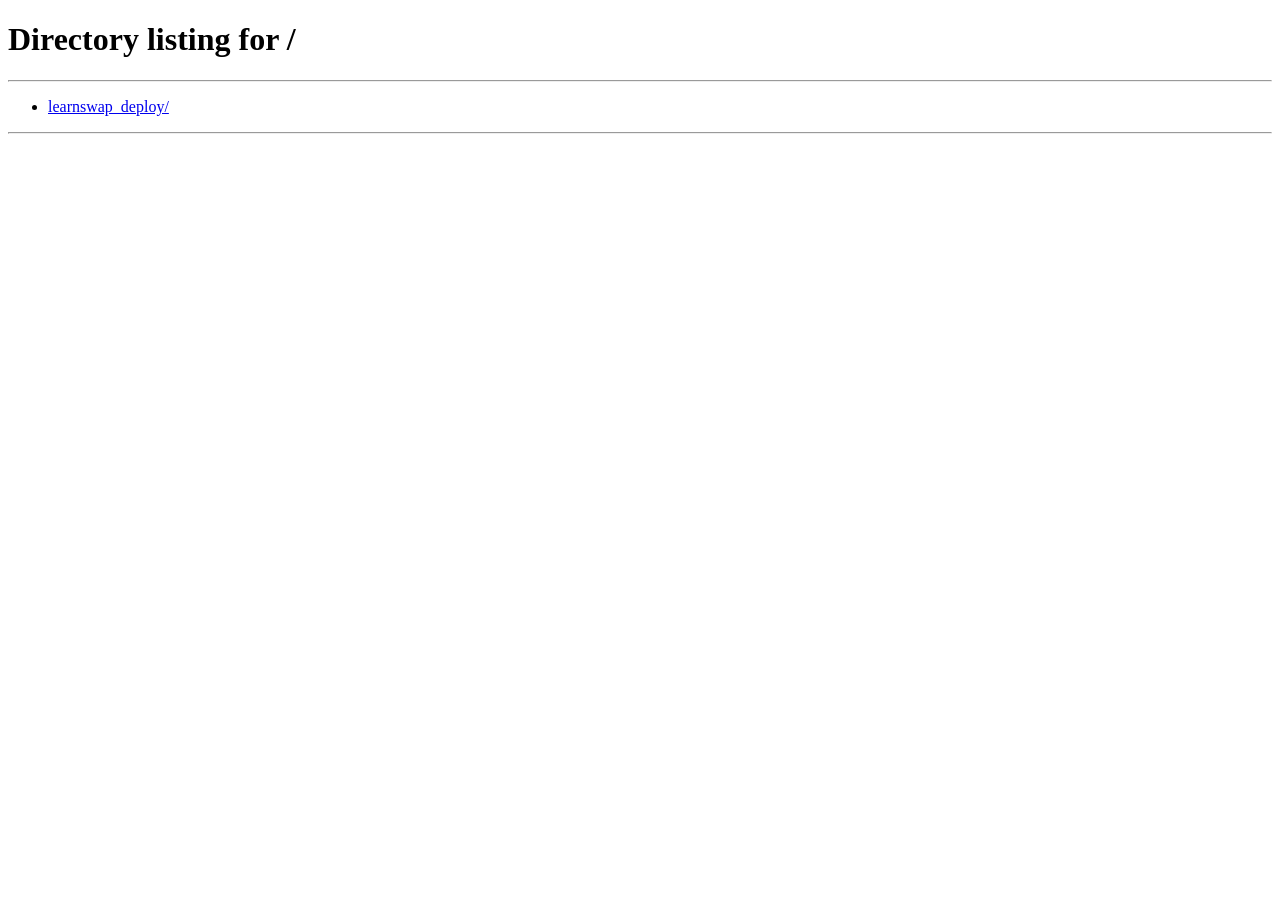
<file: learnswap_deploy/frontend/pages/dashboard.html>
<!DOCTYPE html>
<html lang="en">
<head>
    <meta charset="UTF-8">
    <meta name="viewport" content="width=device-width, initial-scale=1.0">
    <title>Dashboard - LearnSwap</title>
    <link rel="stylesheet" href="../css/style.css">
    <link href="https://fonts.googleapis.com/css2?family=Inter:wght@300;400;500;600;700;800&display=swap" rel="stylesheet">
    <link rel="stylesheet" href="https://cdnjs.cloudflare.com/ajax/libs/font-awesome/6.0.0/css/all.min.css">
    <style>
        /* Dashboard overrides for great UI */
        .main-content { padding: 2rem 2.5rem; }

        /* Welcome banner */
        .welcome-banner {
            background: linear-gradient(135deg, #0f0c29, #302b63, #24243e);
            border-radius: 20px; padding: 2rem 2.5rem; margin-bottom: 2rem;
            display: flex; align-items: center; justify-content: space-between; flex-wrap: wrap; gap: 1rem;
        }
        .wb-left h1 { font-size: 1.6rem; font-weight: 800; color: #fff; margin-bottom: 0.3rem; }
        .wb-left p  { font-size: 0.9rem; color: rgba(255,255,255,0.65); }
        .wb-actions { display: flex; gap: 0.8rem; flex-wrap: wrap; }
        .btn-wb { padding: 10px 20px; border-radius: 10px; font-weight: 600; font-size: 0.88rem; border: none; cursor: pointer; text-decoration: none; display: inline-flex; align-items: center; gap: 7px; transition: all 0.2s; }
        .btn-wb-primary { background: linear-gradient(135deg,#6366f1,#8b5cf6); color: #fff; box-shadow: 0 4px 16px rgba(99,102,241,0.4); }
        .btn-wb-primary:hover { transform: translateY(-1px); box-shadow: 0 6px 20px rgba(99,102,241,0.55); }
        .btn-wb-ghost { background: rgba(255,255,255,0.1); color: #fff; border: 1px solid rgba(255,255,255,0.2); }
        .btn-wb-ghost:hover { background: rgba(255,255,255,0.18); }

        /* Stat cards */
        .stats-grid { display: grid; grid-template-columns: repeat(4, 1fr); gap: 1.2rem; margin-bottom: 2rem; }
        @media(max-width:1000px){ .stats-grid{grid-template-columns:repeat(2,1fr);} }
        @media(max-width:600px){ .stats-grid{grid-template-columns:1fr;} }

        .stat-card {
            background: #fff; border-radius: 16px; padding: 1.4rem 1.6rem;
            box-shadow: 0 2px 12px rgba(0,0,0,0.07); border: 1px solid #f3f4f6;
            display: flex; align-items: center; gap: 1rem; transition: all 0.2s;
        }
        .stat-card:hover { transform: translateY(-2px); box-shadow: 0 6px 24px rgba(0,0,0,0.1); }
        .stat-icon { width: 48px; height: 48px; border-radius: 12px; display: flex; align-items: center; justify-content: center; font-size: 1.2rem; flex-shrink: 0; }
        .stat-icon.purple { background: #ede9fe; color: #6366f1; }
        .stat-icon.blue   { background: #dbeafe; color: #3b82f6; }
        .stat-icon.green  { background: #dcfce7; color: #16a34a; }
        .stat-icon.amber  { background: #fef3c7; color: #d97706; }
        .stat-info h3 { font-size: 0.78rem; font-weight: 600; color: #9ca3af; text-transform: uppercase; letter-spacing: 0.5px; margin-bottom: 3px; }
        .stat-info p  { font-size: 1.8rem; font-weight: 800; color: #111; line-height: 1; }

        /* Section headers */
        .sec-head { display: flex; align-items: center; justify-content: space-between; margin-bottom: 1.2rem; }
        .sec-head h2 { font-size: 1.05rem; font-weight: 700; color: #111; }
        .sec-head a  { font-size: 0.82rem; color: #6366f1; font-weight: 500; text-decoration: none; }

        /* Session cards */
        .sess-card {
            background: #fff; border-radius: 14px; padding: 1.2rem 1.5rem;
            border: 1px solid #f3f4f6; box-shadow: 0 1px 6px rgba(0,0,0,0.05);
            margin-bottom: 0.8rem; display: flex; align-items: flex-start; gap: 1rem;
            transition: all 0.2s;
        }
        .sess-card:hover { border-color: #e0e7ff; box-shadow: 0 4px 16px rgba(99,102,241,0.1); }
        .sess-avatar { width: 42px; height: 42px; border-radius: 50%; background: linear-gradient(135deg,#6366f1,#8b5cf6); display: flex; align-items: center; justify-content: center; color: #fff; font-weight: 700; font-size: 0.9rem; flex-shrink: 0; }
        .sess-body { flex: 1; min-width: 0; }
        .sess-title { font-weight: 700; font-size: 0.92rem; color: #111; margin-bottom: 2px; }
        .sess-meta  { font-size: 0.78rem; color: #9ca3af; display: flex; flex-wrap: wrap; gap: 10px; margin-bottom: 8px; }
        .sess-meta i { color: #6366f1; margin-right: 3px; }
        .sess-progress-wrap { margin-top: 6px; }
        .sess-progress-label { display: flex; justify-content: space-between; font-size: 0.73rem; color: #6b7280; margin-bottom: 3px; }
        .sess-progress-bar { height: 6px; background: #f3f4f6; border-radius: 999px; overflow: hidden; }
        .sess-progress-fill { height: 100%; background: linear-gradient(90deg,#6366f1,#8b5cf6); border-radius: 999px; transition: width 0.4s ease; }
        .sess-right { display: flex; flex-direction: column; align-items: flex-end; gap: 6px; flex-shrink: 0; }
        .status-badge { font-size: 0.72rem; font-weight: 700; padding: 3px 10px; border-radius: 999px; }
        .status-pending   { background: #fef3c7; color: #d97706; }
        .status-accepted  { background: #dbeafe; color: #2563eb; }
        .status-ongoing   { background: #dcfce7; color: #16a34a; }
        .status-completed { background: #f3f4f6; color: #6b7280; }
        .status-cancelled { background: #fee2e2; color: #dc2626; }

        /* Quick links */
        .quick-grid { display: grid; grid-template-columns: repeat(3, 1fr); gap: 1rem; margin-bottom: 2rem; }
        @media(max-width:700px){ .quick-grid{grid-template-columns:1fr 1fr;} }
        .quick-card { background: #fff; border-radius: 14px; padding: 1.4rem; border: 1px solid #f3f4f6; text-align: center; text-decoration: none; transition: all 0.2s; }
        .quick-card:hover { transform: translateY(-2px); box-shadow: 0 6px 20px rgba(99,102,241,0.12); border-color: #e0e7ff; }
        .quick-card .qc-icon { width: 44px; height: 44px; border-radius: 12px; display: flex; align-items: center; justify-content: center; margin: 0 auto 0.8rem; font-size: 1.1rem; }
        .quick-card h4 { font-size: 0.85rem; font-weight: 700; color: #111; margin-bottom: 2px; }
        .quick-card p  { font-size: 0.76rem; color: #9ca3af; }

        /* Empty state */
        .empty-state { text-align: center; padding: 3rem 1rem; color: #9ca3af; }
        .empty-state i { font-size: 2.5rem; margin-bottom: 1rem; display: block; color: #d1d5db; }
        .empty-state p { font-size: 0.88rem; margin-bottom: 1rem; }
    </style>
</head>
<body>
<div class="dashboard">
    <!-- Sidebar -->
    <div class="sidebar">
        <div class="sidebar-header">
            <h2><i class="fas fa-exchange-alt"></i> <span>LearnSwap</span></h2>
        </div>
        <div class="user-info">
            <div class="user-avatar" id="sidebarAvatar"><i class="fas fa-user"></i></div>
            <div class="user-name" id="userName">Loading...</div>
            <div class="user-credits" id="userCredits">Credits: 0</div>
        </div>
        <div class="sidebar-menu">
            <a href="dashboard.html" class="active"><i class="fas fa-home"></i><span>Dashboard</span></a>
            <a href="browse-skills.html"><i class="fas fa-search"></i><span>Browse Skills</span></a>
            <a href="my-sessions.html"><i class="fas fa-calendar"></i><span>My Sessions</span></a>
            <a href="add-skill.html"><i class="fas fa-plus-circle"></i><span>Add Skill</span></a>
            <a href="profile.html"><i class="fas fa-user"></i><span>Profile</span></a>
<a href="#" onclick="logout()"><i class="fas fa-sign-out-alt"></i><span>Logout</span></a>
        </div>
    </div>

    <!-- Main -->
    <div class="main-content">

        <!-- Welcome banner -->
        <div class="welcome-banner">
            <div class="wb-left">
                <h1>Welcome back, <span id="welcomeName">User</span>!</h1>
                <p>Here's a summary of your learning and teaching activity.</p>
            </div>
            <div class="wb-actions">
                <a href="browse-skills.html" class="btn-wb btn-wb-primary">
                    <i class="fas fa-search"></i> Browse Skills
                </a>
                <a href="add-skill.html" class="btn-wb btn-wb-ghost">
                    <i class="fas fa-plus"></i> Teach a Skill
                </a>
            </div>
        </div>

        <!-- Stats -->
        <div class="stats-grid">
            <div class="stat-card">
                <div class="stat-icon purple"><i class="fas fa-coins"></i></div>
                <div class="stat-info"><h3>Credits</h3><p id="creditsCount">0</p></div>
            </div>
            <div class="stat-card">
                <div class="stat-icon blue"><i class="fas fa-chalkboard-teacher"></i></div>
                <div class="stat-info"><h3>Teaching</h3><p id="teachingCount">0</p></div>
            </div>
            <div class="stat-card">
                <div class="stat-icon green"><i class="fas fa-graduation-cap"></i></div>
                <div class="stat-info"><h3>Learning</h3><p id="learningCount">0</p></div>
            </div>
            <div class="stat-card">
                <div class="stat-icon amber"><i class="fas fa-star"></i></div>
                <div class="stat-info"><h3>Rating</h3><p id="ratingCount">—</p></div>
            </div>
        </div>

        <!-- Quick actions -->
        <div class="sec-head"><h2>Quick Actions</h2></div>
        <div class="quick-grid">
            <a href="browse-skills.html" class="quick-card">
                <div class="qc-icon" style="background:#ede9fe;color:#6366f1;"><i class="fas fa-search"></i></div>
                <h4>Find a Skill</h4><p>Browse and request sessions</p>
            </a>
            <a href="add-skill.html" class="quick-card">
                <div class="qc-icon" style="background:#dcfce7;color:#16a34a;"><i class="fas fa-plus-circle"></i></div>
                <h4>Teach a Skill</h4><p>List what you can teach</p>
            </a>
            <a href="my-sessions.html" class="quick-card">
                <div class="qc-icon" style="background:#dbeafe;color:#3b82f6;"><i class="fas fa-calendar-check"></i></div>
                <h4>My Sessions</h4><p>View &amp; manage sessions</p>
            </a>
        </div>

        <!-- Recent sessions with progress -->
        <div class="sec-head">
            <h2>Recent Sessions</h2>
            <a href="my-sessions.html">View all</a>
        </div>
        <div id="recentSessions">
            <div class="empty-state">
                <i class="fas fa-spinner fa-spin"></i>
                <p>Loading sessions...</p>
            </div>
        </div>

    </div>
</div>

<div id="notification" class="notification"></div>
<script src="../js/main.js"></script>
<script src="../js/notifications.js"></script>
<script src="../js/dashboard.js"></script>
</body>
</html>
</file>
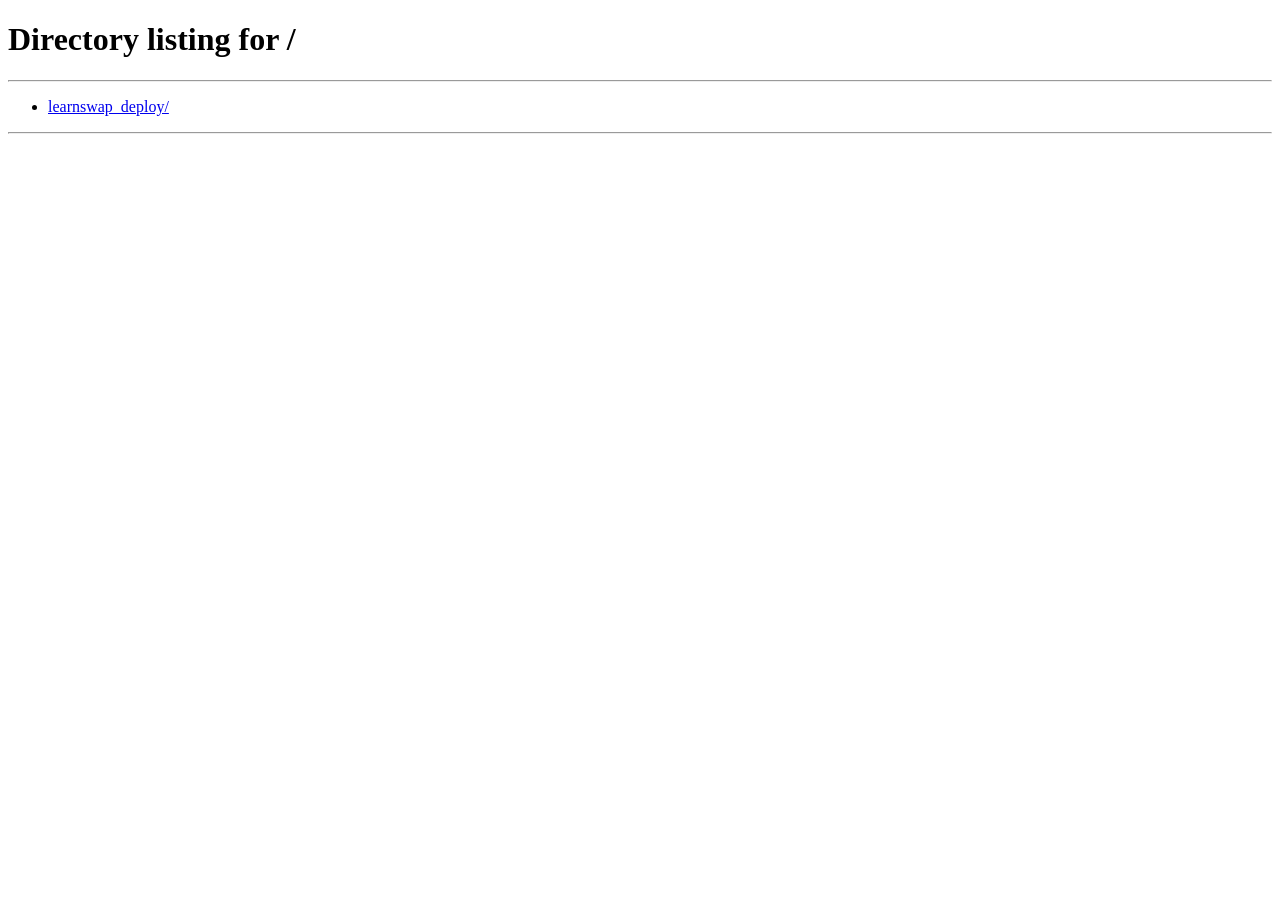
<file: learnswap_deploy/frontend/pages/my-sessions.html>
<!DOCTYPE html>
<html lang="en">
<head>
    <meta charset="UTF-8">
    <meta name="viewport" content="width=device-width, initial-scale=1.0">
    <title>My Sessions - LearnSwap</title>
    <link rel="stylesheet" href="../css/style.css">
    <link href="https://fonts.googleapis.com/css2?family=Inter:wght@300;400;500;600;700;800&display=swap" rel="stylesheet">
    <link rel="stylesheet" href="https://cdnjs.cloudflare.com/ajax/libs/font-awesome/6.0.0/css/all.min.css">
    <style>
        /* Chat Modal Styles */
        .chat-modal {
            max-width: 600px;
            height: 600px;
            display: flex;
            flex-direction: column;
            padding: 0;
            overflow: hidden;
        }
        
        .chat-header {
            padding: 1rem;
            background: linear-gradient(135deg, #667eea 0%, #764ba2 100%);
            color: white;
            display: flex;
            justify-content: space-between;
            align-items: center;
        }
        
        .chat-messages-area {
            flex: 1;
            overflow-y: auto;
            padding: 1rem;
            background: #f8fafc;
            display: flex;
            flex-direction: column;
            gap: 0.5rem;
        }
        
        .message {
            max-width: 80%;
            padding: 0.75rem 1rem;
            border-radius: 1rem;
            position: relative;
            margin-bottom: 0.5rem;
            word-wrap: break-word;
        }
        
        .message.sent {
            align-self: flex-end;
            background: linear-gradient(135deg, #667eea 0%, #764ba2 100%);
            color: white;
            border-bottom-right-radius: 0;
        }
        
        .message.received {
            align-self: flex-start;
            background: white;
            color: #1e293b;
            border-bottom-left-radius: 0;
            box-shadow: 0 1px 2px 0 rgb(0 0 0 / 0.05);
        }
        
        .message .sender-name {
            font-size: 0.75rem;
            font-weight: 600;
            margin-bottom: 0.25rem;
            opacity: 0.8;
        }
        
        .message.sent .sender-name {
            color: rgba(255,255,255,0.9);
        }
        
        .message.received .sender-name {
            color: #667eea;
        }
        
        .message .message-time {
            font-size: 0.625rem;
            margin-top: 0.25rem;
            opacity: 0.6;
            text-align: right;
        }
        
        /* Link styling */
        .message a {
            color: inherit;
            text-decoration: underline;
            word-break: break-all;
        }
        
        .message.sent a {
            color: white;
        }
        
        .message.received a {
            color: #2563eb;
        }
        
        /* Meeting link button */
        .meeting-link-btn {
            background: #10b981;
            color: white;
            border: none;
            padding: 0.5rem 1rem;
            border-radius: 2rem;
            cursor: pointer;
            font-size: 0.875rem;
            display: inline-flex;
            align-items: center;
            gap: 0.5rem;
            margin-top: 0.5rem;
        }
        
        .meeting-link-btn:hover {
            background: #059669;
        }
        
        .chat-input-area {
            display: flex;
            gap: 0.5rem;
            padding: 1rem;
            background: white;
            border-top: 1px solid #e2e8f0;
        }
        
        .chat-input {
            flex: 1;
            padding: 0.75rem;
            border: 1px solid #e2e8f0;
            border-radius: 2rem;
            outline: none;
        }
        
        .chat-input:focus {
            border-color: #667eea;
            box-shadow: 0 0 0 3px rgba(102, 126, 234, 0.1);
        }
        
        .chat-send-btn {
            padding: 0.75rem 1.5rem;
            background: linear-gradient(135deg, #667eea 0%, #764ba2 100%);
            color: white;
            border: none;
            border-radius: 2rem;
            cursor: pointer;
            font-weight: 600;
        }
        
        .chat-send-btn:hover {
            transform: translateY(-2px);
            box-shadow: 0 4px 6px -1px rgba(0, 0, 0, 0.1);
        }
        
        .meeting-links-panel {
            background: #f1f5f9;
            border-radius: 0.5rem;
            padding: 0.75rem;
            margin-bottom: 0.5rem;
        }
        
        .meeting-links-title {
            font-weight: 600;
            color: #334155;
            margin-bottom: 0.5rem;
            font-size: 0.875rem;
        }
        
        .meeting-link-item {
            background: white;
            padding: 0.5rem;
            border-radius: 0.5rem;
            margin-bottom: 0.5rem;
            display: flex;
            justify-content: space-between;
            align-items: center;
        }
        
        .meeting-link-item a {
            color: #2563eb;
            text-decoration: none;
            word-break: break-all;
            font-size: 0.875rem;
        }
        
        .meeting-link-item a:hover {
            text-decoration: underline;
        }
        
        .copy-link-btn {
            background: #e2e8f0;
            border: none;
            padding: 0.25rem 0.5rem;
            border-radius: 0.25rem;
            cursor: pointer;
            font-size: 0.75rem;
        }
        
        .copy-link-btn:hover {
            background: #cbd5e1;
        }
        
        .loading-container {
            text-align: center;
            padding: 3rem;
        }
        
        .error-container {
            text-align: center;
            padding: 3rem;
            background: white;
            border-radius: 1rem;
            box-shadow: var(--shadow-md);
        }
        
        .error-icon {
            font-size: 3rem;
            color: var(--danger-color);
            margin-bottom: 1rem;
        }
    </style>
</head>
<body>
    <div class="dashboard">
        <!-- Sidebar -->
        <div class="sidebar">
            <div class="sidebar-header">
                <h2><i class="fas fa-exchange-alt"></i> <span>LearnSwap</span></h2>
            </div>
            
            <div class="user-info">
                <div class="user-avatar">
                    <i class="fas fa-user"></i>
                </div>
                <div class="user-name" id="userName">Loading...</div>
                <div class="user-credits" id="userCredits">Credits: 0</div>
            </div>
            
            <div class="sidebar-menu">
                <a href="dashboard.html">
                    <i class="fas fa-home"></i>
                    <span>Dashboard</span>
                </a>
                <a href="browse-skills.html">
                    <i class="fas fa-search"></i>
                    <span>Browse Skills</span>
                </a>
                <a href="my-sessions.html" class="active">
                    <i class="fas fa-calendar"></i>
                    <span>My Sessions</span>
                </a>
                <a href="add-skill.html">
                    <i class="fas fa-plus-circle"></i>
                    <span>Add Skill</span>
                </a>
                <a href="profile.html">
                    <i class="fas fa-user"></i>
                    <span>Profile</span>
                </a>
<a href="#" onclick="logout()">
                    <i class="fas fa-sign-out-alt"></i>
                    <span>Logout</span>
                </a>
            </div>
        </div>

        <!-- Main Content -->
        <div class="main-content">
            <h1>My Sessions</h1>
            
            <!-- Session Tabs -->
            <div class="tabs">
                <button class="tab-btn active" onclick="filterSessions('all')">All</button>
                <button class="tab-btn" onclick="filterSessions('pending')">Pending</button>
                <button class="tab-btn" onclick="filterSessions('accepted')">Accepted</button>
                <button class="tab-btn" onclick="filterSessions('ongoing')">Ongoing</button>
                <button class="tab-btn" onclick="filterSessions('completed')">Completed</button>
            </div>
            
            <!-- Sessions List -->
            <div id="sessionsList" class="sessions-list">
                <div class="loading-container">
                    <div class="spinner"></div>
                    <p style="margin-top: 1rem; color: var(--text-secondary);">Loading your sessions...</p>
                </div>
            </div>
        </div>
    </div>

    <!-- Chat Modal -->
    <div id="chatModal" class="modal" style="display: none;">
        <div class="modal-content chat-modal">
            <!-- Header -->
            <div class="chat-header">
                <h3 style="margin: 0;"><i class="fas fa-comments"></i> Session Chat & Meeting Links</h3>
                <span onclick="closeChatModal()" style="color: white; font-size: 1.5rem; cursor: pointer; font-weight: bold;">&times;</span>
            </div>
            
            <!-- Meeting Links Panel -->
            <div class="meeting-links-panel" id="meetingLinksPanel">
                <div class="meeting-links-title">
                    <i class="fas fa-video"></i> Quick Meeting Links
                </div>
                <div style="display: flex; gap: 0.5rem; flex-wrap: wrap;">
                    <button class="meeting-link-btn" onclick="insertMeetingLink('https://meet.google.com/new')">
                        <i class="fab fa-google"></i> Google Meet
                    </button>
                    <button class="meeting-link-btn" onclick="insertMeetingLink('https://zoom.us/j/')">
                        <i class="fas fa-video"></i> Zoom
                    </button>
                    <button class="meeting-link-btn" onclick="insertMeetingLink('https://teams.microsoft.com/l/meetup-join/')">
                        <i class="fas fa-users"></i> Teams
                    </button>
                    <button class="meeting-link-btn" onclick="insertMeetingLink('https://whereby.com/')">
                        <i class="fas fa-link"></i> Whereby
                    </button>
                </div>
            </div>
            
            <!-- Messages Area -->
            <div id="chatMessages" class="chat-messages-area">
                <div style="text-align: center; color: #64748b; padding: 2rem;">Select a meeting link above or type a message</div>
            </div>
            
            <!-- Input Area -->
            <div class="chat-input-area">
                <input type="text" id="chatInput" class="chat-input" 
                       placeholder="Type message or paste meeting link...">
                <button class="chat-send-btn" onclick="sendChatMessage()">
                    <i class="fas fa-paper-plane"></i> Send
                </button>
            </div>
        </div>
    </div>

    <!-- Notification Container -->
    <div id="notification" class="notification"></div>

    <script src="../js/main.js"></script>
    <script src="../js/notifications.js"></script>
    
    <script>
        // Global variables
        let allSessions = [];
        let currentChatSessionId = null;
        let messageRefreshInterval = null;
        
        // Initialize page
        document.addEventListener('DOMContentLoaded', function() {
            console.log('My Sessions page loaded');
            loadUserInfo();
            loadSessions();
        });
        
        // Load user info
        function loadUserInfo() {
            const user = getCurrentUser();
            if (user) {
                document.getElementById('userName').textContent = user.username || 'User';
                document.getElementById('userCredits').textContent = `Credits: ${user.credits || 0}`;
            }
        }
        
        // Load sessions from API
        async function loadSessions() {
            const token = localStorage.getItem('token');
            
            if (!token) {
                showNotification('Please login first', 'error');
                window.location.href = '/';
                return;
            }
            
            try {
                console.log('Fetching sessions...');
                const response = await fetch(`${API_URL}/api/sessions/my-sessions`, {
                    headers: {
                        'Authorization': `Bearer ${token}`
                    }
                });
                
                console.log('Response status:', response.status);
                
                if (!response.ok) {
                    throw new Error(`HTTP error! status: ${response.status}`);
                }
                
                const data = await response.json();
                console.log('Sessions data:', data);
                
                if (data.sessions && data.sessions.length > 0) {
                    allSessions = data.sessions;
                    displaySessions(allSessions);
                } else {
                    allSessions = [];
                    displayNoSessions();
                }
                
            } catch (error) {
                console.error('Error loading sessions:', error);
                displayError(error.message);
            }
        }
        
        // Display no sessions message
        function displayNoSessions() {
            const container = document.getElementById('sessionsList');
            if (!container) return;
            
            container.innerHTML = `
                <div class="error-container">
                    <i class="fas fa-calendar-times error-icon"></i>
                    <h3>No Sessions Found</h3>
                    <p style="color: var(--text-secondary); margin: 1rem 0;">You don't have any sessions yet.</p>
                    <a href="browse-skills.html" class="btn btn-primary">
                        <i class="fas fa-search"></i> Browse Skills
                    </a>
                </div>
            `;
        }
        
        // Display error message
        function displayError(message) {
            const container = document.getElementById('sessionsList');
            if (!container) return;
            
            container.innerHTML = `
                <div class="error-container">
                    <i class="fas fa-exclamation-circle error-icon"></i>
                    <h3>Failed to Load Sessions</h3>
                    <p style="color: var(--text-secondary); margin: 1rem 0;">${message}</p>
                    <button class="btn btn-primary" onclick="loadSessions()">
                        <i class="fas fa-sync-alt"></i> Try Again
                    </button>
                </div>
            `;
        }
        
        // Filter sessions by status
        function filterSessions(status) {
            // Update active tab
            document.querySelectorAll('.tab-btn').forEach(btn => {
                btn.classList.remove('active');
            });
            event.target.classList.add('active');
            
            // Filter sessions
            const filtered = status === 'all' 
                ? allSessions 
                : allSessions.filter(s => s.status === status);
            
            displaySessions(filtered);
        }
        
        // Display sessions
        function displaySessions(sessions) {
            const container = document.getElementById('sessionsList');
            if (!container) return;
            
            const user = getCurrentUser();
            
            if (!sessions || sessions.length === 0) {
                displayNoSessions();
                return;
            }
            
            container.innerHTML = sessions.map(session => {
                const isTeacher = session.teacher_id == user?.id;
                const otherUser = isTeacher ? session.learner_name : session.teacher_name;
                
                const skillName     = session.skill_name || 'Skill Session';
                const otherUserName = otherUser || 'User';
                const scheduledTime = session.scheduled_time ? formatDate(session.scheduled_time) : 'Not scheduled';
                const duration      = session.duration || 0;
                const credits       = session.credits_allocated || 0;
                const status        = session.status || 'pending';

                // Determine confirmation state for THIS user
                const myConfirmed    = isTeacher
                    ? (session.teacher_confirmed == 1 || session.teacher_confirmed === true)
                    : (session.learner_confirmed == 1 || session.learner_confirmed === true);
                const theyConfirmed  = isTeacher
                    ? (session.learner_confirmed == 1 || session.learner_confirmed === true)
                    : (session.teacher_confirmed == 1 || session.teacher_confirmed === true);

                // Confirmation notice
                let confirmNote = '';
                if (status === 'ongoing' || status === 'completed') {
                    if (session.credits_transferred > 0) {
                        confirmNote = `<div style="margin-top:6px;font-size:0.8rem;color:#16a34a;"><i class="fas fa-check-circle"></i> Session complete — ${session.credits_transferred} credits transferred</div>`;
                    } else if (myConfirmed && !theyConfirmed) {
                        confirmNote = `<div style="margin-top:6px;font-size:0.8rem;color:#f59e0b;"><i class="fas fa-clock"></i> You confirmed — waiting for ${escapeHtml(otherUserName)} to confirm</div>`;
                    } else if (!myConfirmed && theyConfirmed) {
                        confirmNote = `<div style="margin-top:6px;font-size:0.8rem;color:#6366f1;"><i class="fas fa-exclamation-circle"></i> ${escapeHtml(otherUserName)} confirmed — your confirmation needed to release credits</div>`;
                    }
                }

                // Show "Confirm Complete" only if ongoing and not yet confirmed by me
                const showConfirm = status === 'ongoing' && !myConfirmed;

                // Course progress bar — visible to BOTH teacher and learner
                const totalPlanned = parseInt(session.total_planned_sessions) || 0;
                const completedSessions = parseInt(session.completed_session_count) || 0;
                const progressPct = totalPlanned > 0 ? Math.min(100, Math.round((completedSessions / totalPlanned) * 100)) : 0;
                const isCourseDone = totalPlanned > 0 && completedSessions >= totalPlanned;

                let progressBar = '';
                if (totalPlanned > 0) {
                    const barColor = isCourseDone
                        ? 'linear-gradient(90deg,#10b981,#34d399)'
                        : 'linear-gradient(90deg,#6366f1,#8b5cf6)';
                    const statusLabel = isCourseDone
                        ? '<span style="color:#16a34a;font-weight:600;"><i class="fas fa-graduation-cap"></i> Course Complete</span>'
                        : `<span style="color:#6366f1;font-weight:700;">${completedSessions}/${totalPlanned} sessions &nbsp;·&nbsp; ${progressPct}%</span>`;

                    progressBar = `
                        <div style="margin-top:10px;background:#f9fafb;border-radius:10px;padding:10px 12px;border:1px solid #f3f4f6;">
                            <div style="display:flex;justify-content:space-between;align-items:center;margin-bottom:6px;">
                                <span style="font-size:0.74rem;font-weight:600;color:#6b7280;"><i class="fas fa-tasks"></i> Course Progress</span>
                                ${statusLabel}
                            </div>
                            <div style="height:8px;background:#e5e7eb;border-radius:999px;overflow:hidden;">
                                <div style="height:100%;width:${progressPct}%;background:${barColor};border-radius:999px;transition:width 0.5s ease;"></div>
                            </div>
                            <div style="font-size:0.72rem;color:#9ca3af;margin-top:5px;display:flex;align-items:center;gap:4px;">
                                <i class="fas fa-info-circle" style="color:#6366f1;"></i>
                                Credits transfer only after both ${isTeacher ? 'you and learner' : 'you and teacher'} confirm each session complete
                            </div>
                        </div>`;
                }

                return `
                    <div class="session-item">
                        <div class="session-info">
                            <h3>${escapeHtml(skillName)}</h3>
                            <div class="session-meta">
                                <span><i class="fas fa-user"></i> ${escapeHtml(otherUserName)}</span>
                                <span><i class="fas fa-calendar"></i> ${scheduledTime}</span>
                                <span><i class="fas fa-clock"></i> ${duration} hrs</span>
                                <span><i class="fas fa-coins"></i> ${credits} credits</span>
                            </div>
                            ${progressBar}
                            ${confirmNote}
                        </div>
                        <div class="session-actions">
                            <span class="session-status status-${status}">${status}</span>
                            ${status === 'pending' && isTeacher ? `
                                <button class="btn btn-primary" onclick="acceptSession(${session.id})">
                                    <i class="fas fa-check"></i> Accept
                                </button>` : ''}
                            ${status === 'accepted' ? `
                                <button class="btn btn-primary" onclick="startSession(${session.id})">
                                    <i class="fas fa-play"></i> Start Session
                                </button>` : ''}
                            ${showConfirm ? `
                                <button class="btn btn-success" onclick="completeSession(${session.id})">
                                    <i class="fas fa-check-double"></i> Confirm Complete
                                </button>` : ''}
                            ${(status === 'pending' || status === 'accepted' || status === 'ongoing') ? `
                                <button class="btn btn-outline" onclick="openChatModal(${session.id})">
                                    <i class="fas fa-comments"></i> Chat
                                </button>` : ''}
                            ${(status === 'pending' || status === 'accepted') ? `
                                <button class="btn btn-danger" onclick="cancelSession(${session.id})">
                                    <i class="fas fa-times"></i> Cancel
                                </button>` : ''}
                        </div>
                    </div>
                `;
            }).join('');
        }
        
        // Accept session
        window.acceptSession = async function(sessionId) {
            const token = localStorage.getItem('token');
            
            try {
                const response = await fetch(`${API_URL}/api/sessions/${sessionId}/accept`, {
                    method: 'PUT',
                    headers: {
                        'Authorization': `Bearer ${token}`
                    }
                });
                
                if (response.ok) {
                    showNotification('Session accepted!', 'success');
                    loadSessions();
                } else {
                    const data = await response.json();
                    showNotification(data.error || 'Failed to accept session', 'error');
                }
            } catch (error) {
                console.error('Error accepting session:', error);
                showNotification('Error accepting session', 'error');
            }
        };
        
        // Start session
        window.startSession = async function(sessionId) {
            if (!confirm('Start this session now?')) return;
            
            const token = localStorage.getItem('token');
            
            try {
                const response = await fetch(`${API_URL}/api/sessions/${sessionId}/start`, {
                    method: 'PUT',
                    headers: {
                        'Authorization': `Bearer ${token}`
                    }
                });
                
                if (response.ok) {
                    showNotification('Session started!', 'success');
                    loadSessions();
                } else {
                    const data = await response.json();
                    showNotification(data.error || 'Failed to start session', 'error');
                }
            } catch (error) {
                console.error('Error starting session:', error);
                showNotification('Error starting session', 'error');
            }
        };
        
        // Complete session
        window.completeSession = async function(sessionId) {
            if (!confirm('Confirm this session is complete?\n\nCredits will only transfer after BOTH you and the other person confirm.')) return;
            
            const token = localStorage.getItem('token');
            
            try {
                const response = await fetch(`${API_URL}/api/sessions/${sessionId}/confirm`, {
                    method: 'PUT',
                    headers: { 'Authorization': `Bearer ${token}` }
                });
                
                const data = await response.json();
                
                if (response.ok) {
                    if (data.bothConfirmed) {
                        showNotification('Session complete! ' + data.creditsTransferred + ' credits transferred.', 'success');
                    } else {
                        showNotification('Your confirmation saved. Waiting for the other person to confirm before credits are released.', 'success');
                    }
                    loadSessions();
                } else {
                    showNotification(data.error || 'Failed to confirm session', 'error');
                }
            } catch (error) {
                showNotification('Error confirming session', 'error');
            }
        };
        
        // Cancel session
        window.cancelSession = async function(sessionId) {
            const reason = prompt('Please provide a reason for cancellation:');
            if (!reason) return;
            
            if (!confirm('Are you sure you want to cancel this session?')) return;
            
            const token = localStorage.getItem('token');
            
            try {
                const response = await fetch(`${API_URL}/api/sessions/${sessionId}/cancel`, {
                    method: 'PUT',
                    headers: {
                        'Content-Type': 'application/json',
                        'Authorization': `Bearer ${token}`
                    },
                    body: JSON.stringify({ reason })
                });
                
                if (response.ok) {
                    showNotification('Session cancelled', 'info');
                    loadSessions();
                } else {
                    const data = await response.json();
                    showNotification(data.error || 'Failed to cancel session', 'error');
                }
            } catch (error) {
                console.error('Error cancelling session:', error);
                showNotification('Error cancelling session', 'error');
            }
        };
        
        // ============ CHAT FUNCTIONS ============
        
        // Open chat modal
        window.openChatModal = function(sessionId) {
            console.log('Opening chat for session:', sessionId);
            
            currentChatSessionId = sessionId;
            
            // Show modal
            const chatModal = document.getElementById('chatModal');
            if (chatModal) {
                chatModal.style.display = 'block';
            }
            
            // Load messages
            loadChatMessages(sessionId);
            
            // Start auto-refresh (every 3 seconds)
            if (messageRefreshInterval) {
                clearInterval(messageRefreshInterval);
            }
            messageRefreshInterval = setInterval(() => {
                if (currentChatSessionId) {
                    loadChatMessages(currentChatSessionId, true);
                }
            }, 3000);
        };
        
        // Close chat modal
        window.closeChatModal = function() {
            const chatModal = document.getElementById('chatModal');
            if (chatModal) {
                chatModal.style.display = 'none';
            }
            
            // Stop auto-refresh
            if (messageRefreshInterval) {
                clearInterval(messageRefreshInterval);
                messageRefreshInterval = null;
            }
            
            currentChatSessionId = null;
        };
        
        // Load chat messages
        async function loadChatMessages(sessionId, isSilent = false) {
            const token = localStorage.getItem('token');
            
            try {
                const response = await fetch(`${API_URL}/api/messages/${sessionId}`, {
                    headers: {
                        'Authorization': `Bearer ${token}`
                    }
                });
                
                if (response.ok) {
                    const data = await response.json();
                    displayChatMessages(data.messages || []);
                }
            } catch (error) {
                console.error('Error loading messages:', error);
                if (!isSilent) {
                    showNotification('Failed to load messages', 'error');
                }
            }
        }
        
        // Display chat messages
        function displayChatMessages(messages) {
            const container = document.getElementById('chatMessages');
            if (!container) return;
            
            const user = getCurrentUser();
            
            if (messages.length === 0) {
                container.innerHTML = '<div style="text-align: center; color: #64748b; padding: 2rem;">No messages yet. Share a meeting link to start!</div>';
                return;
            }
            
            // Check if we need to scroll to bottom
            const shouldScroll = container.scrollHeight - container.scrollTop - container.clientHeight < 100;
            
            container.innerHTML = messages.map(msg => {
                const isSent = msg.sender_id == user?.id;
                
                // Format time
                let timeStr = '';
                if (msg.created_at) {
                    const time = new Date(msg.created_at);
                    timeStr = time.toLocaleTimeString([], { hour: '2-digit', minute: '2-digit' });
                }
                
                // Convert URLs to clickable links
                let content = escapeHtml(msg.content || '');
                content = linkify(content);
                
                return `
                    <div class="message ${isSent ? 'sent' : 'received'}">
                        <div class="sender-name">${escapeHtml(msg.sender_name || 'User')}</div>
                        <div>${content}</div>
                        <div class="message-time">${timeStr}</div>
                    </div>
                `;
            }).join('');
            
            // Scroll to bottom if needed
            if (shouldScroll || messages.length > 0) {
                container.scrollTop = container.scrollHeight;
            }
        }
        
        // Convert URLs to clickable links
        function linkify(text) {
            const urlRegex = /(https?:\/\/[^\s]+)/g;
            return text.replace(urlRegex, function(url) {
                return `<a href="${url}" target="_blank" rel="noopener noreferrer">${url}</a>`;
            });
        }
        
        // Insert meeting link into input
        window.insertMeetingLink = function(link) {
            const input = document.getElementById('chatInput');
            if (input) {
                input.value = link;
                input.focus();
            }
        };
        
        // Send chat message
        window.sendChatMessage = async function() {
            const input = document.getElementById('chatInput');
            if (!input) return;
            
            const message = input.value.trim();
            if (!message) {
                showNotification('Please enter a message', 'error');
                return;
            }
            
            if (!currentChatSessionId) {
                showNotification('No active session', 'error');
                return;
            }
            
            const token = localStorage.getItem('token');
            const user = getCurrentUser();
            
            try {
                const response = await fetch(`${API_URL}/api/messages`, {
                    method: 'POST',
                    headers: {
                        'Content-Type': 'application/json',
                        'Authorization': `Bearer ${token}`
                    },
                    body: JSON.stringify({
                        sessionId: currentChatSessionId,
                        content: message
                    })
                });
                
                if (response.ok) {
                    // Clear input
                    input.value = '';
                    
                    // Reload messages
                    await loadChatMessages(currentChatSessionId);
                } else {
                    const data = await response.json();
                    showNotification(data.error || 'Failed to send message', 'error');
                }
            } catch (error) {
                console.error('Error sending message:', error);
                showNotification('Failed to send message', 'error');
            }
        };
        
        // Allow Enter key to send
        document.addEventListener('keypress', function(e) {
            if (e.key === 'Enter' && e.target.id === 'chatInput') {
                sendChatMessage();
            }
        });
    </script>
</body>
</html>
</file>
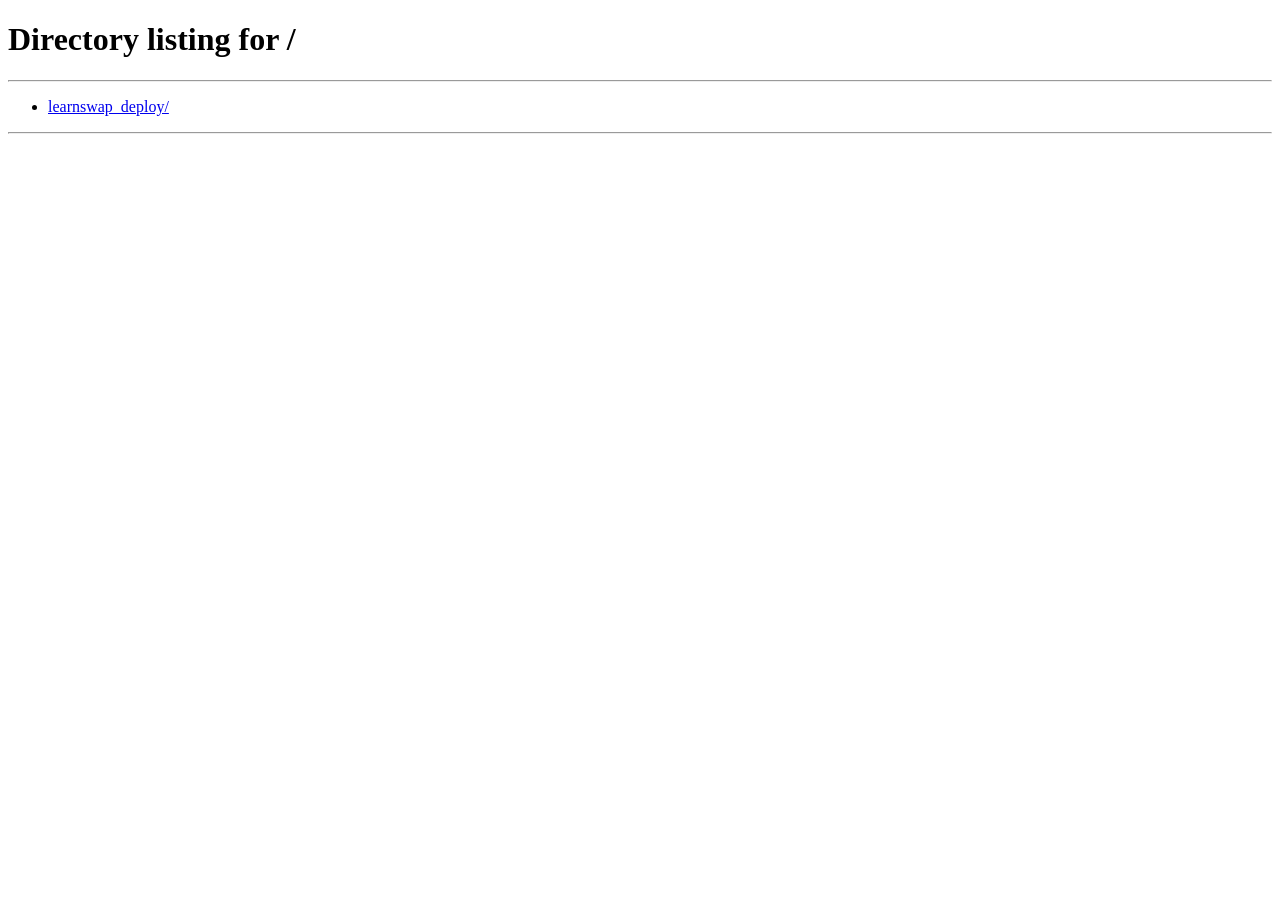
<file: learnswap_deploy/frontend/pages/profile.html>
<!DOCTYPE html>
<html lang="en">
<head>
    <meta charset="UTF-8">
    <meta name="viewport" content="width=device-width, initial-scale=1.0">
    <title>Profile - LearnSwap</title>
    <link rel="stylesheet" href="../css/style.css">
    <link href="https://fonts.googleapis.com/css2?family=Inter:wght@300;400;500;600;700;800&display=swap" rel="stylesheet">
    <link rel="stylesheet" href="https://cdnjs.cloudflare.com/ajax/libs/font-awesome/6.0.0/css/all.min.css">
    <style>
        .profile-wrapper { display:grid; grid-template-columns:300px 1fr; gap:1.5rem; }
        @media(max-width:900px){ .profile-wrapper{ grid-template-columns:1fr; } }

        /* Avatar */
        .avatar-wrap { position:relative; width:110px; margin:0 auto 1rem; }
        .avatar-orb {
            width:110px; height:110px; border-radius:50%;
            background:linear-gradient(135deg,#6366f1,#8b5cf6);
            display:flex; align-items:center; justify-content:center;
            font-size:2.4rem; font-weight:800; color:#fff;
            box-shadow:0 6px 24px rgba(99,102,241,0.35);
            letter-spacing:-1px; overflow:hidden; cursor:pointer;
        }
        .avatar-orb img { width:100%; height:100%; object-fit:cover; border-radius:50%; }
        .avatar-edit-btn {
            position:absolute; bottom:0; right:0;
            width:30px; height:30px; border-radius:50%;
            background:#6366f1; border:2px solid #fff;
            display:flex; align-items:center; justify-content:center;
            cursor:pointer; color:#fff; font-size:0.75rem;
            box-shadow:0 2px 6px rgba(0,0,0,0.2);
        }
        .avatar-edit-btn:hover { background:#4f46e5; }

        /* Card */
        .p-card { background:#fff; border-radius:16px; padding:2rem; box-shadow:0 2px 16px rgba(0,0,0,0.08); text-align:center; }
        .p-name  { font-size:1.35rem; font-weight:700; color:#111; margin-bottom:3px; }
        .p-email { color:#6b7280; font-size:0.85rem; margin-bottom:0.7rem; }
        .p-role  { display:inline-block; padding:3px 14px; border-radius:999px; font-size:0.76rem; font-weight:600; background:#ede9fe; color:#6366f1; margin-bottom:1rem; }

        /* Star rating */
        .star-row { display:flex; justify-content:center; align-items:center; gap:3px; margin-bottom:3px; }
        .star-full  { color:#f59e0b; font-size:1.1rem; }
        .star-empty { color:#d1d5db; font-size:1.1rem; }
        .rating-label { font-size:0.8rem; color:#6b7280; margin-bottom:1rem; }

        /* Bio */
        .p-bio { background:#f9fafb; border-radius:10px; padding:0.7rem 1rem; font-size:0.85rem; color:#6b7280; text-align:left; line-height:1.6; margin-bottom:1rem; min-height:44px; }
        .p-bio.empty { font-style:italic; color:#9ca3af; }

        /* Stats */
        .p-stats { display:flex; border-top:1px solid #f3f4f6; border-bottom:1px solid #f3f4f6; margin:1rem 0; }
        .p-stat  { flex:1; padding:0.85rem 0; text-align:center; }
        .p-stat:not(:last-child){ border-right:1px solid #f3f4f6; }
        .p-stat-val { font-size:1.35rem; font-weight:700; color:#6366f1; }
        .p-stat-lbl { font-size:0.7rem; color:#9ca3af; text-transform:uppercase; letter-spacing:0.4px; margin-top:2px; }

        /* Meta */
        .p-meta { text-align:left; margin-top:0.5rem; }
        .p-meta-row { display:flex; align-items:center; gap:8px; color:#6b7280; font-size:0.83rem; margin-bottom:8px; }
        .p-meta-row i { width:16px; color:#6366f1; }

        /* Right column */
        .p-right { display:flex; flex-direction:column; gap:1.5rem; }
        .p-section { background:#fff; border-radius:16px; padding:1.75rem; box-shadow:0 2px 16px rgba(0,0,0,0.08); }
        .p-section-head { display:flex; align-items:center; justify-content:space-between; margin-bottom:1.2rem; }
        .p-section-head h2 { font-size:1rem; font-weight:700; color:#111; margin:0; display:flex; align-items:center; gap:7px; }

        /* Skills */
        .p-skills-grid { display:grid; grid-template-columns:repeat(auto-fill,minmax(190px,1fr)); gap:1rem; }
        .p-skill-card { background:#f9fafb; border:1px solid #e5e7eb; border-radius:12px; padding:1rem; }
        .p-skill-name { font-weight:600; font-size:0.88rem; color:#111; margin-bottom:6px; }
        .p-skill-row  { display:flex; justify-content:space-between; align-items:center; }
        .level-Beginner     { font-size:0.7rem; padding:2px 9px; border-radius:999px; font-weight:600; background:#dcfce7; color:#16a34a; }
        .level-Intermediate { font-size:0.7rem; padding:2px 9px; border-radius:999px; font-weight:600; background:#fef3c7; color:#d97706; }
        .level-Advanced     { font-size:0.7rem; padding:2px 9px; border-radius:999px; font-weight:600; background:#fee2e2; color:#dc2626; }
        .p-skill-credits { font-size:0.75rem; color:#6366f1; font-weight:600; }
        .p-skill-desc { font-size:0.76rem; color:#9ca3af; margin-top:5px; line-height:1.4; }

        /* Reviews */
        .review-card { padding:1rem 0; border-bottom:1px solid #f3f4f6; }
        .review-card:last-child { border-bottom:none; padding-bottom:0; }
        .review-top  { display:flex; justify-content:space-between; margin-bottom:5px; }
        .review-author { font-weight:600; font-size:0.85rem; color:#111; }
        .review-stars  { color:#f59e0b; font-size:0.85rem; letter-spacing:1px; }
        .review-comment{ font-size:0.83rem; color:#6b7280; line-height:1.5; }
        .review-date   { font-size:0.73rem; color:#9ca3af; margin-top:3px; }

        /* Edit Modal */
        .edit-overlay {
            display:none; position:fixed; inset:0; z-index:9000;
            background:rgba(0,0,0,0.45); backdrop-filter:blur(4px);
            align-items:center; justify-content:center;
        }
        .edit-overlay.open { display:flex; }
        .edit-box {
            background:#fff; border-radius:16px; padding:2rem;
            width:100%; max-width:440px; box-shadow:0 16px 48px rgba(0,0,0,0.2);
            max-height:90vh; overflow-y:auto;
        }
        .edit-box h3 { font-size:1.1rem; font-weight:700; margin-bottom:1.2rem; color:#111; }
        .ef label { font-size:0.85rem; font-weight:600; color:#374151; margin-bottom:4px; display:block; }
        .ef input, .ef textarea, .ef select {
            width:100%; padding:10px 14px; border:1.5px solid #e5e7eb;
            border-radius:8px; font-size:0.9rem; color:#111;
            background:#fff; box-sizing:border-box; font-family:inherit;
        }
        .ef input:focus, .ef textarea:focus { outline:none; border-color:#6366f1; }
        .ef textarea { resize:vertical; min-height:90px; }
        .char-count { font-size:0.73rem; color:#9ca3af; text-align:right; margin-top:2px; }
        .ef-row { display:flex; gap:10px; margin-top:0.5rem; }

        /* Photo upload area */
        .photo-drop {
            border:2px dashed #e5e7eb; border-radius:12px; padding:1.5rem;
            text-align:center; cursor:pointer; transition:border-color 0.2s;
            background:#fafafa;
        }
        .photo-drop:hover { border-color:#6366f1; }
        .photo-drop i { font-size:2rem; color:#d1d5db; margin-bottom:0.5rem; display:block; }
        .photo-drop p { font-size:0.82rem; color:#9ca3af; margin:0; }
        .photo-preview { width:80px; height:80px; border-radius:50%; object-fit:cover; margin:0 auto 0.5rem; display:block; border:3px solid #6366f1; }
    </style>
</head>
<body>
<div class="dashboard">
    <div class="sidebar">
        <div class="sidebar-header">
            <h2><i class="fas fa-exchange-alt"></i> <span>LearnSwap</span></h2>
        </div>
        <div class="user-info">
            <div class="user-avatar" id="sidebarAvatar"><i class="fas fa-user"></i></div>
            <div class="user-name" id="userName">Loading...</div>
            <div class="user-credits" id="userCredits">Credits: 0</div>
        </div>
        <div class="sidebar-menu">
            <a href="dashboard.html"><i class="fas fa-home"></i><span>Dashboard</span></a>
            <a href="browse-skills.html"><i class="fas fa-search"></i><span>Browse Skills</span></a>
            <a href="my-sessions.html"><i class="fas fa-calendar"></i><span>My Sessions</span></a>
            <a href="add-skill.html"><i class="fas fa-plus-circle"></i><span>Add Skill</span></a>
            <a href="profile.html" class="active"><i class="fas fa-user"></i><span>Profile</span></a>
<a href="#" onclick="logout()"><i class="fas fa-sign-out-alt"></i><span>Logout</span></a>
        </div>
    </div>

    <div class="main-content">
        <h1 style="margin-bottom:1.5rem;">My Profile</h1>

        <div class="profile-wrapper">
            <!-- Left card -->
            <div class="p-card">
                <!-- Avatar with edit button -->
                <div class="avatar-wrap">
                    <div class="avatar-orb" id="avatarOrb" onclick="openPhotoModal()"></div>
                    <div class="avatar-edit-btn" onclick="openPhotoModal()" title="Change photo">
                        <i class="fas fa-camera"></i>
                    </div>
                </div>
                <input type="file" id="photoFileInput" accept="image/*" style="display:none;" onchange="handlePhotoFile(event)">

                <div class="p-name"  id="profileUsername">Loading...</div>
                <div class="p-email" id="profileEmail"></div>
                <span class="p-role" id="profileRole">—</span>

                <div class="star-row" id="starRow"></div>
                <div class="rating-label" id="ratingLabel">No ratings yet</div>

                <div class="p-bio empty" id="profileBio">No bio yet. Click Edit Profile to add one.</div>

                <div class="p-stats">
                    <div class="p-stat">
                        <div class="p-stat-val" id="profileCredits">0</div>
                        <div class="p-stat-lbl">Credits</div>
                    </div>
                    <div class="p-stat">
                        <div class="p-stat-val" id="profileSessions">0</div>
                        <div class="p-stat-lbl">Sessions</div>
                    </div>
                    <div class="p-stat">
                        <div class="p-stat-val" id="profileSkillCount">0</div>
                        <div class="p-stat-lbl">Skills</div>
                    </div>
                </div>

                <div class="p-meta">
                    <div class="p-meta-row"><i class="fas fa-calendar-alt"></i><span>Joined <span id="profileJoined">—</span></span></div>
                    <div class="p-meta-row"><i class="fas fa-envelope"></i><span id="profileEmailMeta">—</span></div>
                </div>

                <button class="btn btn-primary" style="width:100%;margin-top:1rem;" onclick="openEditModal()">
                    <i class="fas fa-edit"></i> Edit Profile
                </button>
            </div>

            <!-- Right -->
            <div class="p-right">
                <div class="p-section">
                    <div class="p-section-head">
                        <h2><i class="fas fa-star" style="color:#6366f1;"></i> My Skills</h2>
                        <a href="add-skill.html" class="btn btn-primary" style="font-size:0.78rem;padding:6px 14px;">
                            <i class="fas fa-plus"></i> Add Skill
                        </a>
                    </div>
                    <div class="p-skills-grid" id="mySkills">
                        <p style="color:#9ca3af;font-size:0.85rem;">Loading...</p>
                    </div>
                </div>

                <div class="p-section">
                    <div class="p-section-head">
                        <h2><i class="fas fa-comments" style="color:#6366f1;"></i> Reviews Received</h2>
                    </div>
                    <div id="recentReviews">
                        <p style="color:#9ca3af;font-size:0.85rem;">Loading...</p>
                    </div>
                </div>
            </div>
        </div>
    </div>
</div>

<!-- Edit Profile Modal -->
<div class="edit-overlay" id="editModal">
    <div class="edit-box">
        <h3><i class="fas fa-edit" style="color:#6366f1;margin-right:8px;"></i>Edit Profile</h3>
        <div class="ef" style="display:flex;flex-direction:column;gap:1rem;">
            <div>
                <label for="editUsername">Display Name</label>
                <input type="text" id="editUsername" placeholder="Your display name" maxlength="50">
            </div>
            <div>
                <label for="editBio">Bio <span style="font-weight:400;color:#9ca3af;">(optional)</span></label>
                <textarea id="editBio" placeholder="Tell others what you teach and want to learn..." maxlength="500"
                    oninput="document.getElementById('bioCount').textContent=this.value.length"></textarea>
                <div class="char-count"><span id="bioCount">0</span>/500</div>
            </div>
            <div class="ef-row">
                <button class="btn btn-primary" style="flex:1;" onclick="saveProfile()">
                    <i class="fas fa-save"></i> Save
                </button>
                <button class="btn btn-outline" style="flex:1;" onclick="closeEditModal()">Cancel</button>
            </div>
        </div>
    </div>
</div>

<!-- Photo Upload Modal -->
<div class="edit-overlay" id="photoModal">
    <div class="edit-box" style="max-width:360px;">
        <h3><i class="fas fa-camera" style="color:#6366f1;margin-right:8px;"></i>Profile Photo</h3>
        <div id="photoPreviewArea">
            <div class="photo-drop" onclick="document.getElementById('photoFileInput').click()">
                <i class="fas fa-cloud-upload-alt"></i>
                <p>Click to choose a photo<br><span style="font-size:0.75rem;">JPG, PNG — max 1.5MB</span></p>
            </div>
        </div>
        <div class="ef-row" style="margin-top:1rem;">
            <button class="btn btn-primary" style="flex:1;" id="savePhotoBtn" onclick="savePhoto()" disabled>
                <i class="fas fa-save"></i> Save Photo
            </button>
            <button class="btn btn-outline" style="flex:1;" onclick="closePhotoModal()">Cancel</button>
        </div>
        <button class="btn btn-outline" style="width:100%;margin-top:0.5rem;color:#ef4444;border-color:#ef4444;" onclick="removePhoto()">
            <i class="fas fa-trash"></i> Remove Photo
        </button>
    </div>
</div>

<div id="notification" class="notification"></div>

<script src="../js/main.js"></script>
<script src="../js/notifications.js"></script>
<script>
if (!isAuthenticated()) window.location.href = '/';

var _profile = {};
var _pendingPhotoData = null;

document.addEventListener('DOMContentLoaded', function() {
    loadProfile();
    loadMySkills();
    loadReviews();
});

// ── Load profile ──────────────────────────────────────────────────────────────
async function loadProfile() {
    var token = localStorage.getItem('token');
    try {
        var res = await fetch(API_URL + '/api/user/profile', {
            headers: { 'Authorization': 'Bearer ' + token }
        });
        if (!res.ok) return;
        var u = await res.json();
        _profile = u;
        renderProfile(u);
    } catch(e) { console.error(e); }
}

function renderProfile(u) {
    document.getElementById('userName').textContent    = u.username || 'User';
    document.getElementById('userCredits').textContent = 'Credits: ' + (u.credits || 0);
    document.getElementById('profileUsername').textContent = u.username || 'User';
    document.getElementById('profileEmail').textContent    = u.email || '';
    document.getElementById('profileEmailMeta').textContent = u.email || '';
    document.getElementById('profileCredits').textContent  = u.credits || 0;
    document.getElementById('profileSessions').textContent = u.total_sessions || 0;

    var roleMap = { teacher:'Teacher', learner:'Learner', both:'Teach & Learn' };
    document.getElementById('profileRole').textContent = roleMap[u.role] || u.role || '—';

    // Bio
    var bioEl = document.getElementById('profileBio');
    if (u.bio && u.bio.trim()) {
        bioEl.textContent = u.bio;
        bioEl.classList.remove('empty');
    } else {
        bioEl.textContent = 'No bio yet. Click Edit Profile to add one.';
        bioEl.classList.add('empty');
    }

    // Joined date
    if (u.created_at) {
        var d = new Date(u.created_at);
        document.getElementById('profileJoined').textContent =
            d.toLocaleDateString('en-US', { year:'numeric', month:'short' });
    }

    // Stars
    renderStars(parseFloat(u.rating) || 0, u.total_sessions || 0);

    // Avatar
    renderAvatar(u);
}

function renderAvatar(u) {
    var orb = document.getElementById('avatarOrb');
    var sidebar = document.getElementById('sidebarAvatar');

    if (u.profile_pic && u.profile_pic.startsWith('data:image/')) {
        orb.innerHTML = '<img src="' + u.profile_pic + '" alt="Profile photo">';
        if (sidebar) {
            sidebar.innerHTML = '<img src="' + u.profile_pic + '" style="width:100%;height:100%;object-fit:cover;border-radius:50%;" alt="Avatar">';
        }
    } else {
        var initials = (u.username || 'U').substring(0,2).toUpperCase();
        orb.textContent = initials;
        if (sidebar) sidebar.innerHTML = '<i class="fas fa-user"></i>';
    }
}

function renderStars(rating, sessions) {
    var row = document.getElementById('starRow');
    var lbl = document.getElementById('ratingLabel');
    row.innerHTML = '';
    for (var i = 1; i <= 5; i++) {
        var s = document.createElement('i');
        s.className = 'fas fa-star ' + (i <= Math.round(rating) ? 'star-full' : 'star-empty');
        row.appendChild(s);
    }
    lbl.textContent = sessions > 0
        ? rating.toFixed(1) + ' / 5.0  (' + sessions + ' session' + (sessions !== 1 ? 's' : '') + ')'
        : 'No ratings yet';
}

// ── Skills ────────────────────────────────────────────────────────────────────
async function loadMySkills() {
    var token = localStorage.getItem('token');
    try {
        var res = await fetch(API_URL + '/api/skills/my-skills', {
            headers: { 'Authorization': 'Bearer ' + token }
        });
        var data = await res.json();
        if (res.ok) renderSkills(data.skills || []);
    } catch(e) {
        document.getElementById('mySkills').innerHTML =
            '<p style="color:#9ca3af;font-size:0.85rem;">Failed to load skills.</p>';
    }
}

function renderSkills(skills) {
    document.getElementById('profileSkillCount').textContent = skills.length;
    var el = document.getElementById('mySkills');
    if (!skills.length) {
        el.innerHTML =
            '<div style="grid-column:1/-1;text-align:center;padding:1.5rem 0;">' +
            '<i class="fas fa-lightbulb" style="font-size:2rem;color:#d1d5db;display:block;margin-bottom:0.7rem;"></i>' +
            '<p style="color:#9ca3af;font-size:0.85rem;margin-bottom:1rem;">No skills added yet.</p>' +
            '<a href="add-skill.html" class="btn btn-primary" style="font-size:0.82rem;">' +
            '<i class="fas fa-plus"></i> Add First Skill</a></div>';
        return;
    }
    el.innerHTML = skills.map(function(s) {
        var desc = s.description ? escapeHtml(s.description.substring(0,80)) + (s.description.length > 80 ? '...' : '') : '';
        return '<div class="p-skill-card">' +
            '<div class="p-skill-name">' + escapeHtml(s.name || 'Skill') + '</div>' +
            '<div class="p-skill-row">' +
            '<span class="level-' + (s.level||'Beginner') + '">' + (s.level||'Beginner') + '</span>' +
            '<span class="p-skill-credits"><i class="fas fa-coins"></i> ' + (s.credits_per_hour||0) + '/hr</span>' +
            '</div>' +
            (desc ? '<div class="p-skill-desc">' + desc + '</div>' : '') +
            '</div>';
    }).join('');
}

// ── Reviews ───────────────────────────────────────────────────────────────────
async function loadReviews() {
    var token = localStorage.getItem('token');
    var user  = getCurrentUser();
    if (!user) return;
    try {
        var res = await fetch(API_URL + '/api/reviews/user/' + user.id, {
            headers: { 'Authorization': 'Bearer ' + token }
        });
        var data = await res.json();
        if (res.ok) renderReviews(data.reviews || []);
    } catch(e) {}
}

function renderReviews(reviews) {
    var el = document.getElementById('recentReviews');
    if (!reviews.length) {
        el.innerHTML = '<p style="color:#9ca3af;font-size:0.85rem;">No reviews yet. Complete sessions to receive reviews.</p>';
        return;
    }
    el.innerHTML = reviews.map(function(r) {
        var starsHtml = '';
        for (var si = 1; si <= 5; si++) {
            starsHtml += '<i class="fas fa-star" style="color:' + (si <= (r.rating||0) ? '#f59e0b' : '#d1d5db') + ';font-size:0.82rem;"></i>';
        }
        var stars = starsHtml;
        return '<div class="review-card">' +
            '<div class="review-top">' +
            '<span class="review-author"><i class="fas fa-user-circle" style="color:#6366f1;margin-right:4px;"></i>' + escapeHtml(r.reviewer_name||'Anonymous') + '</span>' +
            '<span class="review-stars">' + stars + '</span></div>' +
            '<div class="review-comment">' + escapeHtml(r.comment||'No comment') + '</div>' +
            '<div class="review-date">' + new Date(r.created_at).toLocaleDateString('en-US',{year:'numeric',month:'short',day:'numeric'}) + '</div>' +
            '</div>';
    }).join('');
}

// ── Edit Profile Modal ────────────────────────────────────────────────────────
function openEditModal() {
    document.getElementById('editUsername').value = _profile.username || '';
    document.getElementById('editBio').value      = _profile.bio || '';
    document.getElementById('bioCount').textContent = (_profile.bio || '').length;
    document.getElementById('editModal').classList.add('open');
}
function closeEditModal() {
    document.getElementById('editModal').classList.remove('open');
}
document.getElementById('editModal').addEventListener('click', function(e) {
    if (e.target === this) closeEditModal();
});

async function saveProfile() {
    var username = document.getElementById('editUsername').value.trim();
    var bio      = document.getElementById('editBio').value.trim();
    if (!username) { showNotification('Name cannot be empty', 'error'); return; }

    var token = localStorage.getItem('token');
    try {
        var res = await fetch(API_URL + '/api/user/profile', {
            method: 'PUT',
            headers: { 'Content-Type': 'application/json', 'Authorization': 'Bearer ' + token },
            body: JSON.stringify({ username: username, bio: bio })
        });
        var data = await res.json();
        if (res.ok && data.success) {
            _profile = Object.assign(_profile, data.user);
            var stored = getCurrentUser() || {};
            localStorage.setItem('user', JSON.stringify(Object.assign(stored, { username: data.user.username })));
            renderProfile(_profile);
            closeEditModal();
            showNotification('Profile updated!', 'success');
        } else {
            showNotification(data.error || 'Update failed', 'error');
        }
    } catch(e) {
        showNotification('Failed to save. Try again.', 'error');
    }
}

// ── Photo Upload ──────────────────────────────────────────────────────────────
function openPhotoModal() {
    _pendingPhotoData = null;
    document.getElementById('savePhotoBtn').disabled = true;
    document.getElementById('photoPreviewArea').innerHTML =
        '<div class="photo-drop" onclick="document.getElementById(\'photoFileInput\').click()">' +
        '<i class="fas fa-cloud-upload-alt"></i>' +
        '<p>Click to choose a photo<br><span style="font-size:0.75rem;">JPG, PNG — max 1.5MB</span></p>' +
        '</div>';
    document.getElementById('photoModal').classList.add('open');
}
function closePhotoModal() {
    document.getElementById('photoModal').classList.remove('open');
}
document.getElementById('photoModal').addEventListener('click', function(e) {
    if (e.target === this) closePhotoModal();
});

function handlePhotoFile(event) {
    var file = event.target.files[0];
    if (!file) return;

    if (!file.type.startsWith('image/')) {
        showNotification('Please choose an image file', 'error'); return;
    }
    if (file.size > 1.5 * 1024 * 1024) {
        showNotification('Image must be under 1.5MB', 'error'); return;
    }

    var reader = new FileReader();
    reader.onload = function(e) {
        _pendingPhotoData = e.target.result;
        document.getElementById('photoPreviewArea').innerHTML =
            '<img class="photo-preview" src="' + _pendingPhotoData + '" alt="Preview">' +
            '<p style="text-align:center;font-size:0.8rem;color:#6b7280;margin-top:0.5rem;">Looks good? Click Save Photo.</p>';
        document.getElementById('savePhotoBtn').disabled = false;
    };
    reader.readAsDataURL(file);
    event.target.value = '';
}

async function savePhoto() {
    if (!_pendingPhotoData) return;
    var token = localStorage.getItem('token');
    var btn = document.getElementById('savePhotoBtn');
    btn.disabled = true;
    btn.innerHTML = '<i class="fas fa-spinner fa-spin"></i> Saving...';

    try {
        var res = await fetch(API_URL + '/api/user/profile/photo', {
            method: 'POST',
            headers: { 'Content-Type': 'application/json', 'Authorization': 'Bearer ' + token },
            body: JSON.stringify({ photo: _pendingPhotoData })
        });
        var data = await res.json();
        if (res.ok && data.success) {
            _profile.profile_pic = data.photo;
            renderAvatar(_profile);
            closePhotoModal();
            showNotification('Profile photo updated!', 'success');
        } else {
            showNotification(data.error || 'Upload failed', 'error');
        }
    } catch(e) {
        showNotification('Upload failed. Try again.', 'error');
    } finally {
        btn.disabled = false;
        btn.innerHTML = '<i class="fas fa-save"></i> Save Photo';
    }
}

async function removePhoto() {
    if (!confirm('Remove your profile photo?')) return;
    var token = localStorage.getItem('token');
    try {
        var res = await fetch(API_URL + '/api/user/profile/photo', {
            method: 'POST',
            headers: { 'Content-Type': 'application/json', 'Authorization': 'Bearer ' + token },
            body: JSON.stringify({ photo: '' })
        });
        var data = await res.json();
        if (res.ok && data.success) {
            _profile.profile_pic = '';
            renderAvatar(_profile);
            closePhotoModal();
            showNotification('Profile photo removed.', 'success');
        }
    } catch(e) { showNotification('Failed. Try again.', 'error'); }
}
</script>
</body>
</html>
</file>
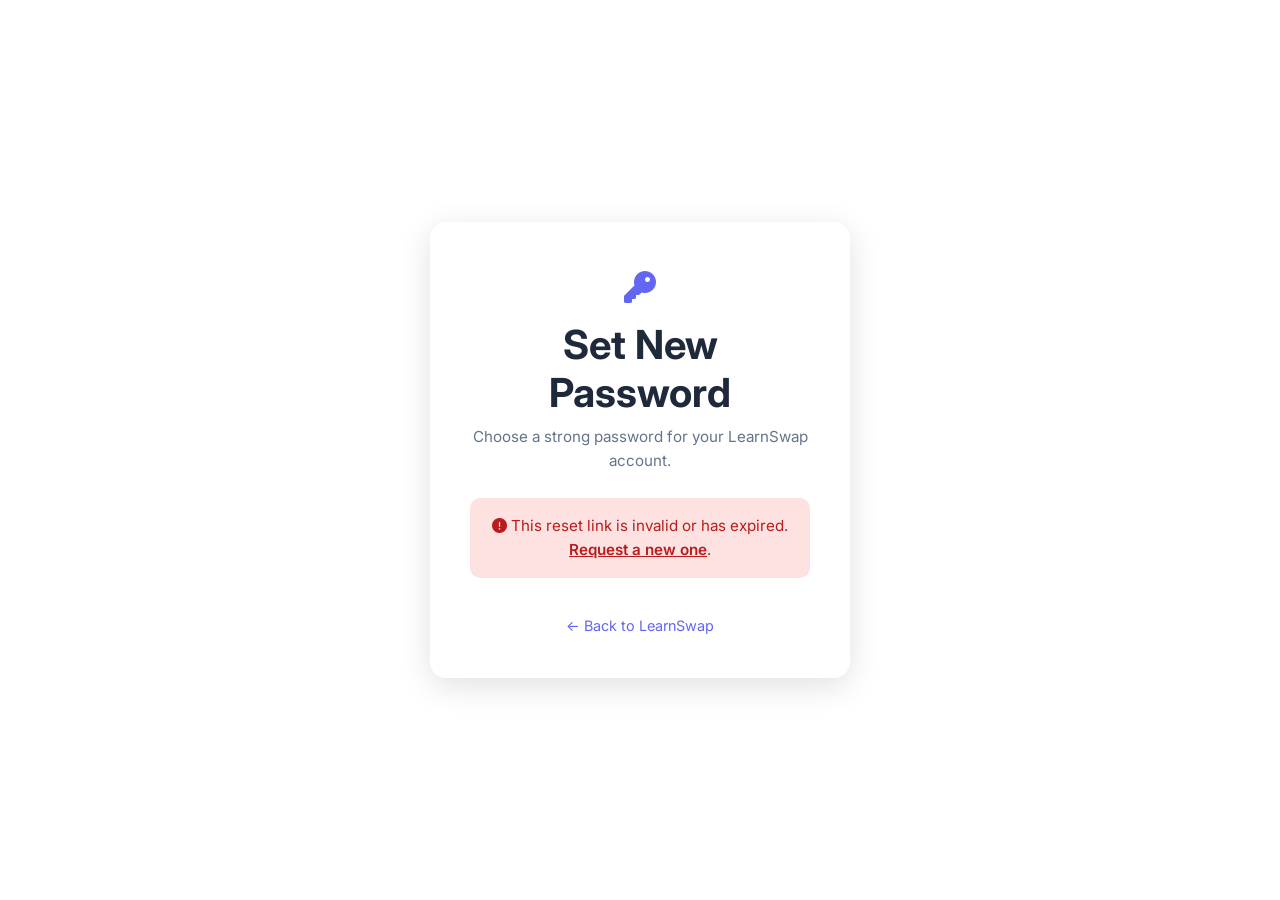
<file: learnswap_deploy/frontend/pages/reset-password.html>
<!DOCTYPE html>
<html lang="en">
<head>
    <meta charset="UTF-8">
    <meta name="viewport" content="width=device-width, initial-scale=1.0">
    <title>Reset Password - LearnSwap</title>
    <link rel="stylesheet" href="../css/style.css">
    <link href="https://fonts.googleapis.com/css2?family=Inter:wght@300;400;500;600;700&display=swap" rel="stylesheet">
    <link rel="stylesheet" href="https://cdnjs.cloudflare.com/ajax/libs/font-awesome/6.0.0/css/all.min.css">
    <style>
        body { display: flex; align-items: center; justify-content: center; min-height: 100vh; background: var(--bg-primary); }
        .reset-card {
            background: var(--bg-secondary);
            border-radius: 16px;
            padding: 2.5rem;
            width: 100%;
            max-width: 420px;
            box-shadow: 0 8px 32px rgba(0,0,0,0.12);
            text-align: center;
        }
        .reset-card .logo { font-size: 2rem; margin-bottom: 0.5rem; }
        .reset-card h2 { margin-bottom: 0.5rem; color: var(--text-primary); }
        .reset-card p { color: var(--text-secondary); margin-bottom: 1.5rem; font-size: 0.95rem; }
        .form-group { text-align: left; margin-bottom: 1.2rem; }
        .form-group label { display: block; margin-bottom: 0.4rem; font-weight: 500; color: var(--text-primary); font-size: 0.9rem; }
        .form-group input { width: 100%; padding: 0.75rem 1rem; border-radius: 8px; border: 1.5px solid var(--border-color); background: var(--bg-primary); color: var(--text-primary); font-size: 1rem; box-sizing: border-box; transition: border-color 0.2s; }
        .form-group input:focus { outline: none; border-color: var(--primary-color); }
        .password-strength { margin-top: 0.4rem; font-size: 0.8rem; height: 1rem; }
        #invalidToken, #successMsg { display: none; padding: 1rem; border-radius: 10px; margin-bottom: 1rem; font-size: 0.95rem; }
        #invalidToken { background: #fee2e2; color: #b91c1c; }
        #successMsg { background: #dcfce7; color: #166534; }
        .back-link { display: inline-block; margin-top: 1.2rem; color: var(--primary-color); font-size: 0.9rem; text-decoration: none; }
        .back-link:hover { text-decoration: underline; }
    </style>
</head>
<body>
    <div class="reset-card">
        <div style="font-size:2rem;margin-bottom:0.5rem;"><i class="fas fa-key" style="color:#6366f1;"></i></div>
        <h2>Set New Password</h2>
        <p>Choose a strong password for your LearnSwap account.</p>

        <div id="invalidToken">
            <i class="fas fa-exclamation-circle"></i>
            This reset link is invalid or has expired. <a href="/" style="color:inherit;font-weight:600;">Request a new one</a>.
        </div>

        <div id="successMsg">
            <i class="fas fa-check-circle"></i>
            Password reset successfully! <a href="/" style="color:inherit;font-weight:600;">Click here to login</a>.
        </div>

        <div id="resetForm">
            <div class="form-group">
                <label for="newPassword">New Password</label>
                <input type="password" id="newPassword" placeholder="At least 6 characters" oninput="checkStrength()" required>
                <div class="password-strength" id="strengthText"></div>
            </div>
            <div class="form-group">
                <label for="confirmPassword">Confirm Password</label>
                <input type="password" id="confirmPassword" placeholder="Re-enter your password" required>
            </div>
            <button class="btn btn-primary btn-full" id="resetBtn" onclick="handleResetPassword()">
                <i class="fas fa-lock"></i> Reset Password
            </button>
        </div>

        <a href="/" class="back-link">← Back to LearnSwap</a>
    </div>

    <!-- Notification container -->
    <div id="notification" style="display:none; position:fixed; top:1.5rem; right:1.5rem; z-index:9999; padding:1rem 1.5rem; border-radius:10px; font-weight:500; box-shadow:0 4px 16px rgba(0,0,0,0.15); max-width:340px;"></div>

    <script>
        const API_URL = window.location.origin;
        let resetToken = null;

        function showNotif(msg, type) {
            const el = document.getElementById('notification');
            el.textContent = msg;
            el.style.display = 'block';
            el.style.background = type === 'success' ? '#dcfce7' : type === 'error' ? '#fee2e2' : '#e0f2fe';
            el.style.color = type === 'success' ? '#166534' : type === 'error' ? '#b91c1c' : '#0369a1';
            setTimeout(() => { el.style.display = 'none'; }, 4000);
        }

        function checkStrength() {
            const pw = document.getElementById('newPassword').value;
            const el = document.getElementById('strengthText');
            if (!pw) { el.textContent = ''; return; }
            if (pw.length < 6) { el.textContent = 'Too short'; el.style.color = '#ef4444'; }
            else if (pw.length < 10 || !/[A-Z]/.test(pw) || !/[0-9]/.test(pw)) { el.textContent = 'Fair strength'; el.style.color = '#f59e0b'; }
            else { el.textContent = 'Strong password'; el.style.color = '#22c55e'; }
        }

        async function verifyToken() {
            const params = new URLSearchParams(window.location.search);
            resetToken = params.get('token');

            if (!resetToken) {
                document.getElementById('resetForm').style.display = 'none';
                document.getElementById('invalidToken').style.display = 'block';
                return;
            }

            try {
                const res = await fetch(`${API_URL}/api/verify-reset-token?token=${encodeURIComponent(resetToken)}`);
                const data = await res.json();
                if (!data.valid) {
                    document.getElementById('resetForm').style.display = 'none';
                    document.getElementById('invalidToken').style.display = 'block';
                }
            } catch (e) {
                document.getElementById('resetForm').style.display = 'none';
                document.getElementById('invalidToken').style.display = 'block';
            }
        }

        async function handleResetPassword() {
            const password = document.getElementById('newPassword').value;
            const confirm = document.getElementById('confirmPassword').value;

            if (!password || password.length < 6) {
                showNotif('Password must be at least 6 characters.', 'error'); return;
            }
            if (password !== confirm) {
                showNotif('Passwords do not match.', 'error'); return;
            }

            const btn = document.getElementById('resetBtn');
            btn.disabled = true;
            btn.innerHTML = '<i class="fas fa-spinner fa-spin"></i> Resetting...';

            try {
                const res = await fetch(`${API_URL}/api/reset-password`, {
                    method: 'POST',
                    headers: { 'Content-Type': 'application/json' },
                    body: JSON.stringify({ token: resetToken, password })
                });
                const data = await res.json();

                if (res.ok) {
                    document.getElementById('resetForm').style.display = 'none';
                    document.getElementById('successMsg').innerHTML =
                        '<i class="fas fa-check-circle"></i> Password reset successfully!<br>' +
                        '<small style="font-size:0.85rem;opacity:0.85;">Redirecting to login in 3 seconds...</small>';
                    document.getElementById('successMsg').style.display = 'block';
                    // Redirect to homepage after 3s — login modal will open
                    setTimeout(function() {
                        window.location.href = '/?login=1';
                    }, 3000);
                } else {
                    showNotif(data.error || 'Reset failed. Please try again.', 'error');
                    btn.disabled = false;
                    btn.innerHTML = '<i class="fas fa-lock"></i> Reset Password';
                }
            } catch (e) {
                showNotif('Something went wrong. Please try again.', 'error');
                btn.disabled = false;
                btn.innerHTML = '<i class="fas fa-lock"></i> Reset Password';
            }
        }

        verifyToken();
    </script>
</body>
</html>
</file>
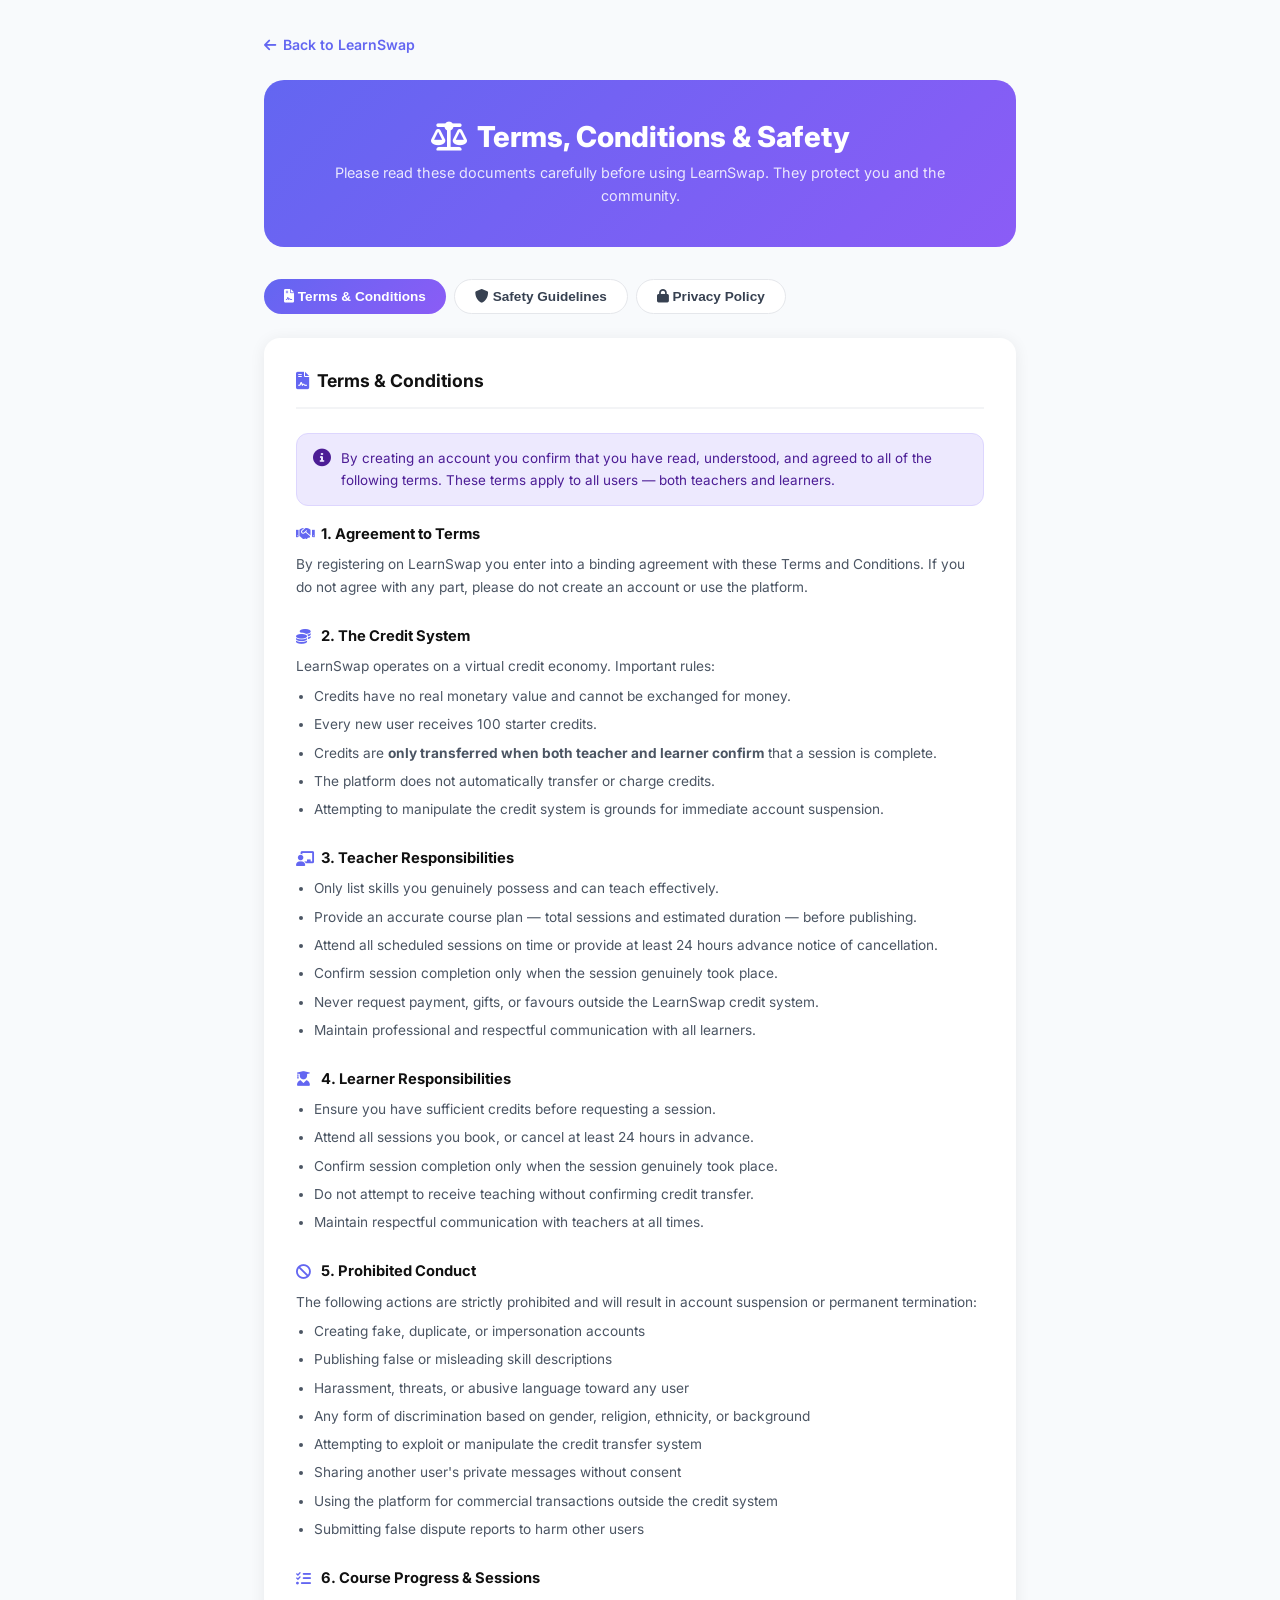
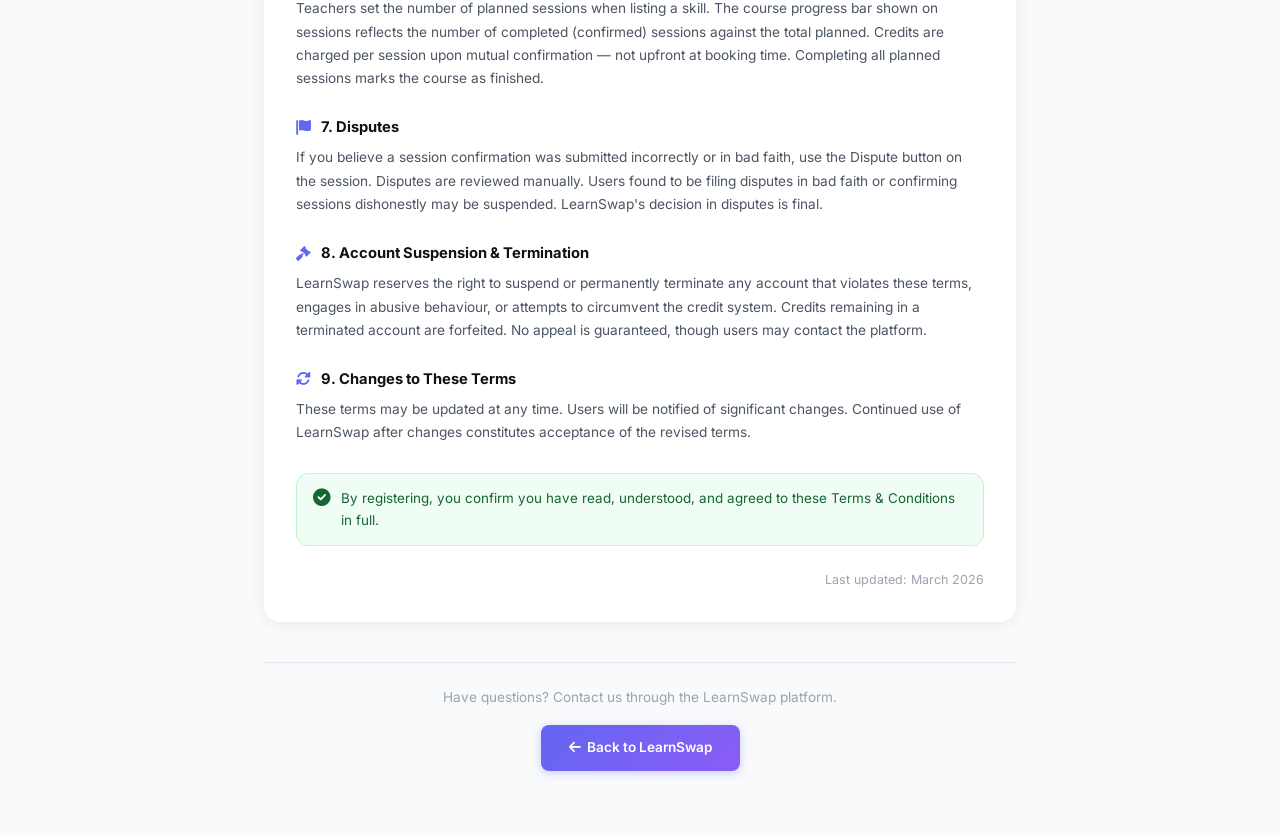
<file: learnswap_deploy/frontend/pages/terms.html>
<!DOCTYPE html>
<html lang="en">
<head>
    <meta charset="UTF-8">
    <meta name="viewport" content="width=device-width, initial-scale=1.0">
    <title>Terms, Conditions &amp; Safety - LearnSwap</title>
    <link rel="stylesheet" href="../css/style.css">
    <link href="https://fonts.googleapis.com/css2?family=Inter:wght@300;400;500;600;700;800&display=swap" rel="stylesheet">
    <link rel="stylesheet" href="https://cdnjs.cloudflare.com/ajax/libs/font-awesome/6.0.0/css/all.min.css">
    <style>
        body { background:#f8fafc; }
        .terms-page { max-width:800px; margin:0 auto; padding:2rem 1.5rem 4rem; }
        .terms-hero {
            background:linear-gradient(135deg,#6366f1,#8b5cf6);
            border-radius:20px; padding:2.5rem; color:#fff; margin-bottom:2rem; text-align:center;
        }
        .terms-hero h1 { font-size:1.8rem; font-weight:800; margin-bottom:0.4rem; }
        .terms-hero p  { font-size:0.9rem; opacity:0.85; }

        .tab-bar { display:flex; gap:8px; margin-bottom:1.5rem; flex-wrap:wrap; }
        .tab-btn {
            padding:9px 20px; border-radius:999px; font-size:0.85rem; font-weight:600;
            cursor:pointer; border:none; transition:all 0.2s;
        }
        .tab-btn.active { background:linear-gradient(135deg,#6366f1,#8b5cf6); color:#fff; }
        .tab-btn:not(.active) { background:#fff; color:#374151; border:1px solid #e5e7eb; }
        .tab-btn:hover:not(.active) { border-color:#6366f1; color:#6366f1; }

        .tab-content { display:none; }
        .tab-content.active { display:block; }

        .doc-card { background:#fff; border-radius:16px; padding:2rem; box-shadow:0 2px 16px rgba(0,0,0,0.07); }
        .doc-card h2 { font-size:1.1rem; font-weight:700; color:#111; margin-bottom:1.5rem; display:flex; align-items:center; gap:8px; padding-bottom:1rem; border-bottom:2px solid #f3f4f6; }

        .tc-block { margin-bottom:1.8rem; }
        .tc-block h3 { font-size:0.92rem; font-weight:700; color:#111; margin-bottom:0.6rem; display:flex; align-items:center; gap:7px; }
        .tc-block h3 i { color:#6366f1; width:18px; }
        .tc-block p, .tc-block li { font-size:0.855rem; color:#4b5563; line-height:1.7; }
        .tc-block ul { padding-left:1.1rem; margin:0.4rem 0; }
        .tc-block li { margin-bottom:5px; }

        /* Safety coloring */
        .safety .tc-block h3 i { color:#059669; }

        .highlight-box {
            border-radius:12px; padding:14px 16px;
            font-size:0.84rem; line-height:1.6; margin:1.2rem 0;
            display:flex; gap:10px; align-items:flex-start;
        }
        .highlight-box.info    { background:#ede9fe; color:#4c1d95; border:1px solid #ddd6fe; }
        .highlight-box.success { background:#f0fdf4; color:#166534; border:1px solid #bbf7d0; }
        .highlight-box.warning { background:#fffbeb; color:#92400e; border:1px solid #fde68a; }
        .highlight-box i { font-size:1.1rem; flex-shrink:0; margin-top:1px; }

        .last-updated { font-size:0.78rem; color:#9ca3af; text-align:right; margin-top:1.5rem; }

        .back-btn { display:inline-flex; align-items:center; gap:7px; color:#6366f1; font-weight:600; font-size:0.88rem; text-decoration:none; margin-bottom:1.5rem; }
        .back-btn:hover { opacity:0.8; }
    </style>
</head>
<body>
    <div class="terms-page">
        <a href="/" class="back-btn"><i class="fas fa-arrow-left"></i> Back to LearnSwap</a>

        <div class="terms-hero">
            <h1><i class="fas fa-balance-scale" style="margin-right:10px;"></i>Terms, Conditions &amp; Safety</h1>
            <p>Please read these documents carefully before using LearnSwap. They protect you and the community.</p>
        </div>

        <!-- Tab navigation -->
        <div class="tab-bar">
            <button class="tab-btn active" onclick="switchTab('terms', this)">
                <i class="fas fa-file-contract"></i> Terms &amp; Conditions
            </button>
            <button class="tab-btn" onclick="switchTab('safety', this)">
                <i class="fas fa-shield-alt"></i> Safety Guidelines
            </button>
            <button class="tab-btn" onclick="switchTab('privacy', this)">
                <i class="fas fa-lock"></i> Privacy Policy
            </button>
        </div>

        <!-- ── TERMS & CONDITIONS ── -->
        <div class="tab-content active" id="tab-terms">
            <div class="doc-card">
                <h2><i class="fas fa-file-contract" style="color:#6366f1;"></i> Terms &amp; Conditions</h2>

                <div class="highlight-box info">
                    <i class="fas fa-info-circle"></i>
                    <span>By creating an account you confirm that you have read, understood, and agreed to all of the following terms. These terms apply to all users — both teachers and learners.</span>
                </div>

                <div class="tc-block">
                    <h3><i class="fas fa-handshake"></i> 1. Agreement to Terms</h3>
                    <p>By registering on LearnSwap you enter into a binding agreement with these Terms and Conditions. If you do not agree with any part, please do not create an account or use the platform.</p>
                </div>

                <div class="tc-block">
                    <h3><i class="fas fa-coins"></i> 2. The Credit System</h3>
                    <p>LearnSwap operates on a virtual credit economy. Important rules:</p>
                    <ul>
                        <li>Credits have no real monetary value and cannot be exchanged for money.</li>
                        <li>Every new user receives 100 starter credits.</li>
                        <li>Credits are <strong>only transferred when both teacher and learner confirm</strong> that a session is complete.</li>
                        <li>The platform does not automatically transfer or charge credits.</li>
                        <li>Attempting to manipulate the credit system is grounds for immediate account suspension.</li>
                    </ul>
                </div>

                <div class="tc-block">
                    <h3><i class="fas fa-chalkboard-teacher"></i> 3. Teacher Responsibilities</h3>
                    <ul>
                        <li>Only list skills you genuinely possess and can teach effectively.</li>
                        <li>Provide an accurate course plan — total sessions and estimated duration — before publishing.</li>
                        <li>Attend all scheduled sessions on time or provide at least 24 hours advance notice of cancellation.</li>
                        <li>Confirm session completion only when the session genuinely took place.</li>
                        <li>Never request payment, gifts, or favours outside the LearnSwap credit system.</li>
                        <li>Maintain professional and respectful communication with all learners.</li>
                    </ul>
                </div>

                <div class="tc-block">
                    <h3><i class="fas fa-user-graduate"></i> 4. Learner Responsibilities</h3>
                    <ul>
                        <li>Ensure you have sufficient credits before requesting a session.</li>
                        <li>Attend all sessions you book, or cancel at least 24 hours in advance.</li>
                        <li>Confirm session completion only when the session genuinely took place.</li>
                        <li>Do not attempt to receive teaching without confirming credit transfer.</li>
                        <li>Maintain respectful communication with teachers at all times.</li>
                    </ul>
                </div>

                <div class="tc-block">
                    <h3><i class="fas fa-ban"></i> 5. Prohibited Conduct</h3>
                    <p>The following actions are strictly prohibited and will result in account suspension or permanent termination:</p>
                    <ul>
                        <li>Creating fake, duplicate, or impersonation accounts</li>
                        <li>Publishing false or misleading skill descriptions</li>
                        <li>Harassment, threats, or abusive language toward any user</li>
                        <li>Any form of discrimination based on gender, religion, ethnicity, or background</li>
                        <li>Attempting to exploit or manipulate the credit transfer system</li>
                        <li>Sharing another user's private messages without consent</li>
                        <li>Using the platform for commercial transactions outside the credit system</li>
                        <li>Submitting false dispute reports to harm other users</li>
                    </ul>
                </div>

                <div class="tc-block">
                    <h3><i class="fas fa-tasks"></i> 6. Course Progress &amp; Sessions</h3>
                    <p>Teachers set the number of planned sessions when listing a skill. The course progress bar shown on sessions reflects the number of completed (confirmed) sessions against the total planned. Credits are charged per session upon mutual confirmation — not upfront at booking time. Completing all planned sessions marks the course as finished.</p>
                </div>

                <div class="tc-block">
                    <h3><i class="fas fa-flag"></i> 7. Disputes</h3>
                    <p>If you believe a session confirmation was submitted incorrectly or in bad faith, use the Dispute button on the session. Disputes are reviewed manually. Users found to be filing disputes in bad faith or confirming sessions dishonestly may be suspended. LearnSwap's decision in disputes is final.</p>
                </div>

                <div class="tc-block">
                    <h3><i class="fas fa-gavel"></i> 8. Account Suspension &amp; Termination</h3>
                    <p>LearnSwap reserves the right to suspend or permanently terminate any account that violates these terms, engages in abusive behaviour, or attempts to circumvent the credit system. Credits remaining in a terminated account are forfeited. No appeal is guaranteed, though users may contact the platform.</p>
                </div>

                <div class="tc-block">
                    <h3><i class="fas fa-sync-alt"></i> 9. Changes to These Terms</h3>
                    <p>These terms may be updated at any time. Users will be notified of significant changes. Continued use of LearnSwap after changes constitutes acceptance of the revised terms.</p>
                </div>

                <div class="highlight-box success">
                    <i class="fas fa-check-circle"></i>
                    <span>By registering, you confirm you have read, understood, and agreed to these Terms &amp; Conditions in full.</span>
                </div>

                <p class="last-updated">Last updated: March 2026</p>
            </div>
        </div>

        <!-- ── SAFETY GUIDELINES ── -->
        <div class="tab-content" id="tab-safety">
            <div class="doc-card safety">
                <h2><i class="fas fa-shield-alt" style="color:#059669;"></i> Safety Guidelines</h2>

                <div class="highlight-box success">
                    <i class="fas fa-heart"></i>
                    <span>LearnSwap is a community built on trust and mutual respect. These guidelines help keep every member safe.</span>
                </div>

                <div class="tc-block">
                    <h3><i class="fas fa-user-shield"></i> Protect Your Personal Information</h3>
                    <ul>
                        <li>Never share your home address, phone number, bank details, or government ID with other users.</li>
                        <li>Your email address is private — it is never visible to other users.</li>
                        <li>You are not required to use your real full name as your display name.</li>
                        <li>Be cautious about sharing social media handles or messaging app usernames.</li>
                    </ul>
                </div>

                <div class="tc-block">
                    <h3><i class="fas fa-comments"></i> Safe Communication</h3>
                    <ul>
                        <li>All session communication should take place within LearnSwap's built-in chat system.</li>
                        <li>Report any user who pressures you to move communication to another platform.</li>
                        <li>Block and report any user who sends inappropriate, threatening, or harassing messages.</li>
                        <li>You are never obligated to continue a session if you feel uncomfortable.</li>
                    </ul>
                </div>

                <div class="tc-block">
                    <h3><i class="fas fa-coins"></i> Credit Safety — How to Stay Protected</h3>
                    <ul>
                        <li><strong>Credits never leave your account automatically.</strong> Both you and the other party must confirm a session before any credits move.</li>
                        <li>If someone pressures you to confirm a session that did not occur, use the Dispute button immediately.</li>
                        <li>LearnSwap will <strong>never</strong> ask for real money, credit card numbers, or bank information.</li>
                        <li>Anyone claiming to be "LearnSwap support" and asking for credits or passwords is a scam — report them.</li>
                    </ul>
                </div>

                <div class="highlight-box warning">
                    <i class="fas fa-exclamation-triangle"></i>
                    <span><strong>Warning:</strong> If any user asks you for real money, gift cards, cryptocurrency, or any form of payment outside the LearnSwap credit system, report them immediately. This is prohibited and may be fraudulent.</span>
                </div>

                <div class="tc-block">
                    <h3><i class="fas fa-exclamation-triangle"></i> Recognise and Report Abuse</h3>
                    <ul>
                        <li>Report users who engage in hate speech, discrimination, or offensive behaviour.</li>
                        <li>Report any form of sexual harassment or unwanted advances immediately.</li>
                        <li>Report users who attempt to share illegal content or promote illegal activities.</li>
                        <li>You can cancel and report a session at any time — your safety comes first.</li>
                    </ul>
                    <p style="margin-top:0.6rem;">Use the <strong>Dispute / Report</strong> button available on every session to raise a concern.</p>
                </div>

                <div class="tc-block">
                    <h3><i class="fas fa-child"></i> Younger Users</h3>
                    <p>LearnSwap is intended for users aged 13 and above. Users under 18 should ensure a parent or guardian is aware of their use of the platform. If you encounter any content inappropriate for minors, please report it immediately using the Dispute feature.</p>
                </div>

                <div class="tc-block">
                    <h3><i class="fas fa-life-ring"></i> When to Stop and Seek Help</h3>
                    <ul>
                        <li>If any interaction makes you feel threatened or unsafe, end it immediately.</li>
                        <li>If you are in immediate danger, contact your local emergency services.</li>
                        <li>LearnSwap is a learning platform — no session is worth your personal safety.</li>
                    </ul>
                </div>

                <div class="highlight-box success">
                    <i class="fas fa-thumbs-up"></i>
                    <span>Thank you for being a responsible member of the LearnSwap community. Together we keep this platform safe and productive for everyone.</span>
                </div>

                <p class="last-updated">Last updated: March 2026</p>
            </div>
        </div>

        <!-- ── PRIVACY POLICY ── -->
        <div class="tab-content" id="tab-privacy">
            <div class="doc-card">
                <h2><i class="fas fa-lock" style="color:#6366f1;"></i> Privacy Policy</h2>

                <div class="highlight-box info">
                    <i class="fas fa-info-circle"></i>
                    <span>We respect your privacy. This policy explains what data LearnSwap collects, how it is used, and how it is protected.</span>
                </div>

                <div class="tc-block">
                    <h3><i class="fas fa-database"></i> What We Collect</h3>
                    <ul>
                        <li><strong>Account data:</strong> Your username, email address, and hashed password.</li>
                        <li><strong>Profile data:</strong> Your bio, profile photo (if uploaded), and role (teacher/learner).</li>
                        <li><strong>Session data:</strong> Records of sessions, including scheduled times, duration, and confirmation status.</li>
                        <li><strong>Chat messages:</strong> Messages sent within session chats are stored to support session history.</li>
                        <li><strong>Credit transactions:</strong> Logs of credit transfers between users.</li>
                    </ul>
                </div>

                <div class="tc-block">
                    <h3><i class="fas fa-eye-slash"></i> What We Do NOT Collect</h3>
                    <ul>
                        <li>Real financial information (no payment cards or bank details)</li>
                        <li>Your physical location or IP address history</li>
                        <li>Browsing behaviour outside of LearnSwap</li>
                        <li>Contact lists, device contacts, or social media data</li>
                    </ul>
                </div>

                <div class="tc-block">
                    <h3><i class="fas fa-share-alt"></i> How We Use Your Data</h3>
                    <ul>
                        <li>To operate your account and display your profile to other users.</li>
                        <li>To facilitate skill sessions and credit transactions.</li>
                        <li>To send password reset emails when you request them.</li>
                        <li>To send in-app notifications about your sessions.</li>
                        <li>To investigate disputes and enforce our Terms of Service.</li>
                    </ul>
                </div>

                <div class="tc-block">
                    <h3><i class="fas fa-handshake"></i> Data Sharing</h3>
                    <p>We do not sell, rent, or share your personal data with third-party advertisers or marketing companies. Your data may only be disclosed in the following situations:</p>
                    <ul>
                        <li>If required by applicable law or a court order.</li>
                        <li>To investigate and resolve reported abuse or security incidents.</li>
                    </ul>
                </div>

                <div class="tc-block">
                    <h3><i class="fas fa-trash-alt"></i> Data Deletion</h3>
                    <p>If you wish to delete your account and all associated data, you may contact the platform. Account data will be deleted within 30 days of a valid request. Note that session records involving other users may be retained in anonymised form for platform integrity purposes.</p>
                </div>

                <div class="tc-block">
                    <h3><i class="fas fa-cookie-bite"></i> Cookies</h3>
                    <p>LearnSwap uses browser localStorage to keep you logged in between visits. No third-party tracking cookies are used. No advertising networks are loaded on this platform.</p>
                </div>

                <div class="highlight-box success">
                    <i class="fas fa-lock"></i>
                    <span>Your data is stored securely. Passwords are hashed and never stored in plain text. We are committed to protecting your privacy.</span>
                </div>

                <p class="last-updated">Last updated: March 2026</p>
            </div>
        </div>

        <!-- Bottom navigation back to site -->
        <div style="text-align:center;margin-top:2.5rem;padding-top:1.5rem;border-top:1px solid #e5e7eb;">
            <p style="font-size:0.85rem;color:#9ca3af;margin-bottom:1rem;">Have questions? Contact us through the LearnSwap platform.</p>
            <a href="/" class="btn btn-primary" style="padding:12px 28px;">
                <i class="fas fa-arrow-left"></i> Back to LearnSwap
            </a>
        </div>
    </div>

    <script>
        function switchTab(tabId, btn) {
            // Hide all tabs
            document.querySelectorAll('.tab-content').forEach(function(t){ t.classList.remove('active'); });
            document.querySelectorAll('.tab-btn').forEach(function(b){ b.classList.remove('active'); });
            // Show selected
            document.getElementById('tab-' + tabId).classList.add('active');
            btn.classList.add('active');
        }
    </script>
</body>
</html>
</file>
<file: learnswap_deploy/frontend/css/style.css>
/* ===== RESET & BASE STYLES ===== */
* {
    margin: 0;
    padding: 0;
    box-sizing: border-box;
}

:root {
    --primary-color: #6366f1;
    --primary-dark: #4f46e5;
    --primary-light: #818cf8;
    --secondary-color: #10b981;
    --accent-color: #f59e0b;
    --danger-color: #ef4444;
    --dark-bg: #0f172a;
    --light-bg: #f8fafc;
    --card-bg: #ffffff;
    --text-primary: #1e293b;
    --text-secondary: #64748b;
    --text-light: #94a3b8;
    --border-color: #e2e8f0;
    --shadow-sm: 0 1px 2px 0 rgb(0 0 0 / 0.05);
    --shadow-md: 0 4px 6px -1px rgb(0 0 0 / 0.1);
    --shadow-lg: 0 10px 15px -3px rgb(0 0 0 / 0.1);
    --shadow-xl: 0 20px 25px -5px rgb(0 0 0 / 0.1);
    --gradient-primary: linear-gradient(135deg, #667eea 0%, #764ba2 100%);
    --gradient-success: linear-gradient(135deg, #10b981 0%, #059669 100%);
    --gradient-warning: linear-gradient(135deg, #f59e0b 0%, #d97706 100%);
    --gradient-danger: linear-gradient(135deg, #ef4444 0%, #dc2626 100%);
}

body {
    font-family: 'Inter', -apple-system, BlinkMacSystemFont, 'Segoe UI', Roboto, Oxygen, Ubuntu, Cantarell, sans-serif;
    color: var(--text-primary);
    line-height: 1.6;
    background: linear-gradient(135deg, #667eea15 0%, #764ba215 100%);
    min-height: 100vh;
}

.container {
    max-width: 1200px;
    margin: 0 auto;
    padding: 0 2rem;
}

/* ===== TYPOGRAPHY ===== */
h1, h2, h3, h4, h5, h6 {
    font-weight: 700;
    line-height: 1.2;
    margin-bottom: 1rem;
}

h1 { font-size: 3.5rem; }
h2 { font-size: 2.5rem; }
h3 { font-size: 1.5rem; }

.section-title {
    text-align: center;
    font-size: 2.5rem;
    margin-bottom: 3rem;
    background: var(--gradient-primary);
    -webkit-background-clip: text;
    -webkit-text-fill-color: transparent;
    background-clip: text;
}

/* ===== BUTTONS ===== */
.btn {
    display: inline-flex;
    align-items: center;
    justify-content: center;
    padding: 0.75rem 1.5rem;
    border-radius: 0.5rem;
    font-weight: 600;
    font-size: 1rem;
    cursor: pointer;
    transition: all 0.3s ease;
    border: none;
    outline: none;
    text-decoration: none;
    gap: 0.5rem;
}

.btn-primary {
    background: var(--gradient-primary);
    color: white;
    box-shadow: var(--shadow-md);
}

.btn-primary:hover {
    transform: translateY(-2px);
    box-shadow: var(--shadow-lg);
}

.btn-primary:disabled {
    opacity: 0.5;
    cursor: not-allowed;
    transform: none;
}

.btn-secondary {
    background: white;
    color: var(--primary-color);
    border: 2px solid var(--primary-color);
}

.btn-secondary:hover {
    background: var(--primary-color);
    color: white;
}

.btn-success {
    background: var(--gradient-success);
    color: white;
}

.btn-danger {
    background: var(--gradient-danger);
    color: white;
}

.btn-large {
    padding: 1rem 2rem;
    font-size: 1.125rem;
}

.btn-full {
    width: 100%;
}

/* ===== NAVBAR ===== */
.navbar {
    background: rgba(255, 255, 255, 0.95);
    backdrop-filter: blur(10px);
    box-shadow: var(--shadow-sm);
    position: fixed;
    width: 100%;
    top: 0;
    z-index: 1000;
    border-bottom: 1px solid rgba(99, 102, 241, 0.1);
}

.nav-container {
    max-width: 1200px;
    margin: 0 auto;
    padding: 1rem 2rem;
    display: flex;
    justify-content: space-between;
    align-items: center;
}

.logo {
    display: flex;
    align-items: center;
    gap: 0.75rem;
    font-size: 1.5rem;
    font-weight: 700;
}

.logo i {
    font-size: 2rem;
    background: var(--gradient-primary);
    -webkit-background-clip: text;
    -webkit-text-fill-color: transparent;
}

.logo span {
    background: var(--gradient-primary);
    -webkit-background-clip: text;
    -webkit-text-fill-color: transparent;
}

.nav-links {
    display: flex;
    align-items: center;
    gap: 2rem;
}

.nav-links a {
    text-decoration: none;
    color: var(--text-secondary);
    font-weight: 500;
    transition: color 0.3s;
    position: relative;
}

.nav-links a:hover {
    color: var(--primary-color);
}

.nav-links a::after {
    content: '';
    position: absolute;
    bottom: -4px;
    left: 0;
    width: 0;
    height: 2px;
    background: var(--gradient-primary);
    transition: width 0.3s;
}

.nav-links a:hover::after {
    width: 100%;
}

/* ===== HERO SECTION ===== */
.hero {
    min-height: 100vh;
    display: flex;
    align-items: center;
    background: linear-gradient(135deg, #667eea 0%, #764ba2 100%);
    position: relative;
    overflow: hidden;
    padding: 6rem 0;
}

.hero::before {
    content: '';
    position: absolute;
    width: 200%;
    height: 200%;
    background: radial-gradient(circle, rgba(255,255,255,0.1) 1px, transparent 1px);
    background-size: 50px 50px;
    animation: moveBackground 30s linear infinite;
}

@keyframes moveBackground {
    0% { transform: translate(0, 0); }
    100% { transform: translate(-50%, -50%); }
}

.hero-container {
    max-width: 1200px;
    margin: 0 auto;
    padding: 0 2rem;
    display: grid;
    grid-template-columns: 1fr 1fr;
    gap: 4rem;
    align-items: center;
    position: relative;
    z-index: 1;
}

.hero-content {
    color: white;
}

.hero-content h1 {
    font-size: 3.5rem;
    margin-bottom: 1.5rem;
    line-height: 1.2;
    animation: fadeInUp 1s ease;
}

.hero-content p {
    font-size: 1.25rem;
    margin-bottom: 2rem;
    opacity: 0.9;
    animation: fadeInUp 1s ease 0.2s both;
}

.hero-buttons {
    display: flex;
    gap: 1rem;
    animation: fadeInUp 1s ease 0.4s both;
}

.hero-image {
    animation: float 3s ease-in-out infinite;
}

.hero-image img {
    width: 100%;
    max-width: 500px;
    border-radius: 1rem;
    box-shadow: var(--shadow-xl);
}

@keyframes fadeInUp {
    from {
        opacity: 0;
        transform: translateY(30px);
    }
    to {
        opacity: 1;
        transform: translateY(0);
    }
}

@keyframes float {
    0%, 100% { transform: translateY(0); }
    50% { transform: translateY(-20px); }
}

/* ===== FEATURES SECTION ===== */
.features {
    padding: 6rem 0;
    background: var(--light-bg);
}

.features-grid {
    display: grid;
    grid-template-columns: repeat(auto-fit, minmax(280px, 1fr));
    gap: 2rem;
}

.feature-card {
    background: var(--card-bg);
    padding: 2rem;
    border-radius: 1rem;
    text-align: center;
    box-shadow: var(--shadow-md);
    transition: all 0.3s;
    border: 1px solid var(--border-color);
    position: relative;
    overflow: hidden;
}

.feature-card::before {
    content: '';
    position: absolute;
    top: 0;
    left: 0;
    right: 0;
    height: 4px;
    background: var(--gradient-primary);
    transform: scaleX(0);
    transition: transform 0.3s;
}

.feature-card:hover {
    transform: translateY(-10px);
    box-shadow: var(--shadow-xl);
}

.feature-card:hover::before {
    transform: scaleX(1);
}

.feature-icon {
    width: 80px;
    height: 80px;
    margin: 0 auto 1.5rem;
    background: var(--gradient-primary);
    border-radius: 50%;
    display: flex;
    align-items: center;
    justify-content: center;
    font-size: 2rem;
    color: white;
}

.feature-card h3 {
    margin-bottom: 1rem;
    color: var(--text-primary);
}

.feature-card p {
    color: var(--text-secondary);
}

/* ===== HOW IT WORKS ===== */
.how-it-works {
    padding: 6rem 0;
    background: linear-gradient(135deg, #f8fafc 0%, #e2e8f0 100%);
}

.steps {
    display: grid;
    grid-template-columns: repeat(auto-fit, minmax(250px, 1fr));
    gap: 2rem;
    max-width: 1000px;
    margin: 0 auto;
}

.step {
    text-align: center;
    position: relative;
}

.step-number {
    width: 60px;
    height: 60px;
    background: var(--gradient-primary);
    color: white;
    border-radius: 50%;
    display: flex;
    align-items: center;
    justify-content: center;
    font-size: 1.5rem;
    font-weight: bold;
    margin: 0 auto 1.5rem;
    position: relative;
    z-index: 1;
}

.step::before {
    content: '';
    position: absolute;
    top: 30px;
    left: 60%;
    width: 100%;
    height: 2px;
    background: var(--gradient-primary);
    opacity: 0.3;
}

.step:last-child::before {
    display: none;
}

.step h3 {
    margin-bottom: 0.5rem;
    color: var(--text-primary);
}

.step p {
    color: var(--text-secondary);
}

/* ===== DASHBOARD LAYOUT ===== */
.dashboard {
    display: flex;
    min-height: 100vh;
    background: linear-gradient(135deg, #f8fafc 0%, #e2e8f0 100%);
}

/* Sidebar */
.sidebar {
    width: 280px;
    background: linear-gradient(135deg, #0f172a 0%, #1e293b 100%);
    color: white;
    position: fixed;
    height: 100vh;
    overflow-y: auto;
    box-shadow: var(--shadow-xl);
    z-index: 100;
}

.sidebar-header {
    padding: 2rem;
    text-align: center;
    border-bottom: 1px solid rgba(255, 255, 255, 0.1);
}

.sidebar-header h2 {
    margin: 0;
    font-size: 1.5rem;
}

.sidebar-header h2 i {
    margin-right: 0.5rem;
    color: var(--primary-light);
}

.user-info {
    padding: 1.5rem;
    text-align: center;
    border-bottom: 1px solid rgba(255, 255, 255, 0.1);
}

.user-avatar {
    width: 80px;
    height: 80px;
    margin: 0 auto 1rem;
    background: var(--gradient-primary);
    border-radius: 50%;
    display: flex;
    align-items: center;
    justify-content: center;
    font-size: 2rem;
    color: white;
    border: 3px solid var(--primary-light);
}

.user-name {
    font-weight: 600;
    margin-bottom: 0.25rem;
}

.user-credits {
    color: var(--primary-light);
    font-size: 0.875rem;
}

.sidebar-menu {
    padding: 1.5rem;
}

.sidebar-menu a {
    display: flex;
    align-items: center;
    gap: 1rem;
    padding: 1rem;
    color: rgba(255, 255, 255, 0.7);
    text-decoration: none;
    border-radius: 0.5rem;
    transition: all 0.3s;
    margin-bottom: 0.5rem;
}

.sidebar-menu a i {
    width: 20px;
    font-size: 1.1rem;
}

.sidebar-menu a:hover,
.sidebar-menu a.active {
    background: var(--gradient-primary);
    color: white;
    transform: translateX(5px);
}

/* Main Content */
.main-content {
    flex: 1;
    margin-left: 280px;
    padding: 2rem;
}

/* Stats Cards */
.stats-grid {
    display: grid;
    grid-template-columns: repeat(auto-fit, minmax(280px, 1fr));
    gap: 1.5rem;
    margin-bottom: 2rem;
}

.stat-card {
    background: var(--card-bg);
    padding: 1.5rem;
    border-radius: 1rem;
    box-shadow: var(--shadow-md);
    display: flex;
    align-items: center;
    gap: 1rem;
    transition: transform 0.3s;
    border: 1px solid var(--border-color);
}

.stat-card:hover {
    transform: translateY(-5px);
    box-shadow: var(--shadow-lg);
}

.stat-icon {
    width: 60px;
    height: 60px;
    background: var(--gradient-primary);
    border-radius: 1rem;
    display: flex;
    align-items: center;
    justify-content: center;
    font-size: 1.5rem;
    color: white;
}

.stat-info h3 {
    font-size: 0.875rem;
    color: var(--text-secondary);
    margin-bottom: 0.25rem;
}

.stat-info p {
    font-size: 1.5rem;
    font-weight: 700;
    color: var(--text-primary);
}

/* Skills Grid */
.skills-grid {
    display: grid;
    grid-template-columns: repeat(auto-fill, minmax(320px, 1fr));
    gap: 1.5rem;
    margin-top: 1.5rem;
}

.skill-card {
    background: var(--card-bg);
    border-radius: 1rem;
    padding: 1.5rem;
    box-shadow: var(--shadow-md);
    transition: all 0.3s;
    border: 1px solid var(--border-color);
    position: relative;
    overflow: hidden;
}

.skill-card::before {
    content: '';
    position: absolute;
    top: 0;
    left: 0;
    right: 0;
    height: 4px;
    background: var(--gradient-primary);
    transform: scaleX(0);
    transition: transform 0.3s;
}

.skill-card:hover {
    transform: translateY(-5px);
    box-shadow: var(--shadow-xl);
}

.skill-card:hover::before {
    transform: scaleX(1);
}

.skill-header {
    display: flex;
    justify-content: space-between;
    align-items: center;
    margin-bottom: 1rem;
}

.skill-header h3 {
    font-size: 1.25rem;
    margin: 0;
    color: var(--text-primary);
}

.skill-level {
    padding: 0.25rem 0.75rem;
    border-radius: 2rem;
    font-size: 0.75rem;
    font-weight: 600;
}

.skill-level.Beginner {
    background: #10b98120;
    color: #10b981;
}

.skill-level.Intermediate {
    background: #f59e0b20;
    color: #f59e0b;
}

.skill-level.Advanced {
    background: #ef444420;
    color: #ef4444;
}

.skill-description {
    color: var(--text-secondary);
    margin-bottom: 1rem;
    line-height: 1.5;
}

.skill-teacher {
    display: flex;
    align-items: center;
    gap: 0.5rem;
    margin-bottom: 0.5rem;
    color: var(--text-secondary);
}

.skill-rating {
    color: #fbbf24;
    margin-bottom: 1rem;
}

.skill-footer {
    display: flex;
    justify-content: space-between;
    align-items: center;
    margin-top: 1rem;
    padding-top: 1rem;
    border-top: 1px solid var(--border-color);
}

.skill-credits {
    font-weight: 700;
    color: var(--primary-color);
    font-size: 1.1rem;
}

/* Sessions List */
.sessions-list {
    display: flex;
    flex-direction: column;
    gap: 1rem;
    margin-top: 1.5rem;
}

.session-item {
    background: var(--card-bg);
    border-radius: 1rem;
    padding: 1.5rem;
    box-shadow: var(--shadow-md);
    display: flex;
    justify-content: space-between;
    align-items: center;
    transition: all 0.3s;
    border: 1px solid var(--border-color);
}

.session-item:hover {
    transform: translateX(5px);
    box-shadow: var(--shadow-lg);
}

.session-info h3 {
    margin-bottom: 0.5rem;
    color: var(--text-primary);
}

.session-meta {
    display: flex;
    gap: 2rem;
    color: var(--text-secondary);
    font-size: 0.875rem;
    flex-wrap: wrap;
}

.session-meta span {
    display: flex;
    align-items: center;
    gap: 0.25rem;
}

.session-status {
    padding: 0.25rem 1rem;
    border-radius: 2rem;
    font-size: 0.75rem;
    font-weight: 600;
}

.status-pending {
    background: #f59e0b20;
    color: #f59e0b;
}

.status-accepted {
    background: #3b82f620;
    color: #3b82f6;
}

.status-ongoing {
    background: #10b98120;
    color: #10b981;
}

.status-completed {
    background: #6366f120;
    color: #6366f1;
}

.status-cancelled {
    background: #ef444420;
    color: #ef4444;
}

.session-actions {
    display: flex;
    gap: 0.5rem;
    flex-wrap: wrap;
    justify-content: flex-end;
}

/* Chat Interface */
.chat-container {
    display: flex;
    flex-direction: column;
    height: 500px;
    background: var(--card-bg);
    border-radius: 1rem;
    overflow: hidden;
    box-shadow: var(--shadow-lg);
}

.chat-header {
    padding: 1rem;
    background: var(--gradient-primary);
    color: white;
    display: flex;
    justify-content: space-between;
    align-items: center;
}

.chat-messages {
    flex: 1;
    padding: 1rem;
    overflow-y: auto;
    display: flex;
    flex-direction: column;
    gap: 1rem;
    background: #f8fafc;
}

.message {
    max-width: 70%;
    padding: 0.75rem 1rem;
    border-radius: 1rem;
    position: relative;
    animation: slideIn 0.3s ease;
}

.message.sent {
    align-self: flex-end;
    background: var(--gradient-primary);
    color: white;
    border-bottom-right-radius: 0;
}

.message.received {
    align-self: flex-start;
    background: white;
    color: var(--text-primary);
    border-bottom-left-radius: 0;
    box-shadow: var(--shadow-sm);
}

.message-sender {
    font-size: 0.75rem;
    font-weight: 600;
    margin-bottom: 0.25rem;
    opacity: 0.8;
}

.message-content {
    word-wrap: break-word;
}

.message-time {
    font-size: 0.625rem;
    margin-top: 0.25rem;
    opacity: 0.6;
    text-align: right;
}

.chat-input {
    padding: 1rem;
    background: white;
    border-top: 1px solid var(--border-color);
    display: flex;
    gap: 0.5rem;
}

.chat-input input {
    flex: 1;
    padding: 0.75rem;
    border: 1px solid var(--border-color);
    border-radius: 2rem;
    outline: none;
    transition: all 0.3s;
}

.chat-input input:focus {
    border-color: var(--primary-color);
    box-shadow: 0 0 0 3px rgba(99, 102, 241, 0.1);
}

.typing-indicator {
    padding: 0.25rem 1rem;
    font-size: 0.75rem;
    color: var(--text-secondary);
    font-style: italic;
}

@keyframes slideIn {
    from {
        opacity: 0;
        transform: translateY(10px);
    }
    to {
        opacity: 1;
        transform: translateY(0);
    }
}

/* Modal */
.modal {
    display: none;
    position: fixed;
    z-index: 2000;
    left: 0;
    top: 0;
    width: 100%;
    height: 100%;
    background: rgba(0, 0, 0, 0.5);
    backdrop-filter: blur(5px);
    animation: fadeIn 0.3s ease;
}

.modal-content {
    background: white;
    margin: 100px auto;
    padding: 2rem;
    max-width: 400px;
    border-radius: 1rem;
    position: relative;
    animation: slideUp 0.3s ease;
    box-shadow: var(--shadow-xl);
    max-height: 90vh;
    overflow-y: auto;
}

@keyframes fadeIn {
    from { opacity: 0; }
    to { opacity: 1; }
}

@keyframes slideUp {
    from {
        opacity: 0;
        transform: translateY(50px);
    }
    to {
        opacity: 1;
        transform: translateY(0);
    }
}

.close {
    position: absolute;
    right: 1.5rem;
    top: 1.5rem;
    font-size: 1.5rem;
    cursor: pointer;
    color: var(--text-secondary);
    transition: color 0.3s;
}

.close:hover {
    color: var(--danger-color);
}

/* Forms */
.form-group {
    margin-bottom: 1.5rem;
}

.form-group label {
    display: block;
    margin-bottom: 0.5rem;
    font-weight: 500;
    color: var(--text-primary);
}

.form-group input,
.form-group select,
.form-group textarea {
    width: 100%;
    padding: 0.75rem;
    border: 1px solid var(--border-color);
    border-radius: 0.5rem;
    font-family: inherit;
    transition: all 0.3s;
}

.form-group input:focus,
.form-group select:focus,
.form-group textarea:focus {
    outline: none;
    border-color: var(--primary-color);
    box-shadow: 0 0 0 3px rgba(99, 102, 241, 0.1);
}

.form-group textarea {
    resize: vertical;
    min-height: 100px;
}

.form-footer {
    text-align: center;
    margin-top: 1.5rem;
    color: var(--text-secondary);
}

.form-footer a {
    color: var(--primary-color);
    text-decoration: none;
    font-weight: 600;
}

.form-footer a:hover {
    text-decoration: underline;
}

/* Filters */
.filters {
    background: white;
    padding: 1.5rem;
    border-radius: 1rem;
    margin-bottom: 2rem;
    display: grid;
    grid-template-columns: repeat(auto-fit, minmax(200px, 1fr));
    gap: 1rem;
    box-shadow: var(--shadow-md);
}

.filters input,
.filters select {
    padding: 0.75rem;
    border: 1px solid var(--border-color);
    border-radius: 0.5rem;
    outline: none;
    transition: all 0.3s;
}

.filters input:focus,
.filters select:focus {
    border-color: var(--primary-color);
    box-shadow: 0 0 0 3px rgba(99, 102, 241, 0.1);
}

/* Tabs */
.tabs {
    display: flex;
    gap: 0.5rem;
    margin-bottom: 2rem;
    flex-wrap: wrap;
}

.tab-btn {
    padding: 0.5rem 1.5rem;
    border: none;
    background: white;
    border-radius: 2rem;
    cursor: pointer;
    font-weight: 500;
    color: var(--text-secondary);
    transition: all 0.3s;
    border: 1px solid var(--border-color);
}

.tab-btn:hover {
    background: var(--primary-color);
    color: white;
    border-color: var(--primary-color);
}

.tab-btn.active {
    background: var(--gradient-primary);
    color: white;
    border-color: transparent;
}

/* Loading Spinner */
.spinner {
    width: 40px;
    height: 40px;
    border: 3px solid var(--border-color);
    border-top-color: var(--primary-color);
    border-radius: 50%;
    animation: spin 1s linear infinite;
    margin: 2rem auto;
}

@keyframes spin {
    to { transform: rotate(360deg); }
}

/* Notification */
.notification {
    position: fixed;
    top: 20px;
    right: 20px;
    padding: 0.9rem 1.4rem;
    border-radius: 12px;
    font-weight: 600;
    font-size: 0.88rem;
    z-index: 99999;
    display: none;
    animation: slideInRight 0.3s ease;
    box-shadow: 0 8px 24px rgba(0,0,0,0.15);
    max-width: 340px;
    border-left: 4px solid transparent;
}

.notification.success {
    background: #f0fdf4;
    color: #16a34a;
    border-left-color: #22c55e;
}

.notification.error {
    background: #fef2f2;
    color: #dc2626;
    border-left-color: #ef4444;
}

.notification.info {
    background: #eff6ff;
    color: #2563eb;
    border-left-color: #3b82f6;
}

.notification.warning {
    background: #fffbeb;
    color: #d97706;
    border-left-color: #f59e0b;
}

@keyframes slideInRight {
    from {
        transform: translateX(100%);
        opacity: 0;
    }
    to {
        transform: translateX(0);
        opacity: 1;
    }
}

/* Profile page */
.profile-grid {
    display: grid;
    grid-template-columns: 300px 1fr;
    gap: 2rem;
}

@media (max-width: 768px) {
    .profile-grid {
        grid-template-columns: 1fr;
    }
}

.profile-card {
    background: white;
    border-radius: 1rem;
    padding: 2rem;
    box-shadow: var(--shadow-md);
    text-align: center;
}

.profile-avatar {
    width: 120px;
    height: 120px;
    background: var(--gradient-primary);
    border-radius: 50%;
    margin: 0 auto 1rem;
    display: flex;
    align-items: center;
    justify-content: center;
    font-size: 3rem;
    color: white;
}

.profile-name {
    font-size: 1.5rem;
    font-weight: 700;
    margin-bottom: 0.5rem;
    color: var(--text-primary);
}

.profile-email {
    color: var(--text-secondary);
    margin-bottom: 1rem;
}

.profile-stats {
    display: flex;
    justify-content: center;
    gap: 2rem;
    margin: 1.5rem 0;
    padding: 1rem 0;
    border-top: 1px solid var(--border-color);
    border-bottom: 1px solid var(--border-color);
}

.profile-stat {
    text-align: center;
}

.profile-stat-value {
    font-size: 1.5rem;
    font-weight: 700;
    color: var(--primary-color);
}

.profile-stat-label {
    font-size: 0.875rem;
    color: var(--text-secondary);
}

.profile-info {
    text-align: left;
    padding: 1rem 0;
}

.profile-info-item {
    display: flex;
    align-items: center;
    gap: 0.5rem;
    margin-bottom: 0.75rem;
    color: var(--text-secondary);
}

.profile-info-item i {
    width: 20px;
    color: var(--primary-color);
}

.profile-skills-section {
    background: white;
    border-radius: 1rem;
    padding: 2rem;
    box-shadow: var(--shadow-md);
}

.profile-skills-grid {
    display: grid;
    grid-template-columns: repeat(auto-fill, minmax(280px, 1fr));
    gap: 1rem;
    margin-top: 1rem;
}

.profile-skill-card {
    background: var(--light-bg);
    border-radius: 0.75rem;
    padding: 1rem;
    border: 1px solid var(--border-color);
}

.profile-skill-header {
    display: flex;
    justify-content: space-between;
    align-items: center;
    margin-bottom: 0.5rem;
}

.profile-skill-name {
    font-weight: 600;
    color: var(--text-primary);
}

.profile-skill-level {
    font-size: 0.75rem;
    padding: 0.25rem 0.5rem;
    border-radius: 1rem;
    background: var(--primary-color);
    color: white;
}

.profile-skill-credits {
    color: var(--primary-color);
    font-weight: 600;
    font-size: 0.9rem;
    margin-top: 0.5rem;
}

.profile-reviews-section {
    background: white;
    border-radius: 1rem;
    padding: 2rem;
    box-shadow: var(--shadow-md);
    margin-top: 2rem;
}

.review-item {
    padding: 1rem;
    border-bottom: 1px solid var(--border-color);
}

.review-item:last-child {
    border-bottom: none;
}

.review-header {
    display: flex;
    justify-content: space-between;
    align-items: center;
    margin-bottom: 0.5rem;
}

.reviewer-name {
    font-weight: 600;
    color: var(--text-primary);
}

.review-rating {
    color: #fbbf24;
}

.review-comment {
    color: var(--text-secondary);
    margin-bottom: 0.5rem;
}

.review-date {
    font-size: 0.75rem;
    color: var(--text-light);
}

/* Responsive Design */
@media (max-width: 1024px) {
    h1 { font-size: 3rem; }
    h2 { font-size: 2rem; }
    
    .hero-container {
        grid-template-columns: 1fr;
        text-align: center;
        gap: 2rem;
    }
    
    .hero-buttons {
        justify-content: center;
    }
    
    .hero-image {
        order: -1;
    }
    
    .sidebar {
        width: 80px;
    }
    
    .sidebar-header h2 span,
    .user-info .user-name,
    .user-info .user-credits,
    .sidebar-menu a span {
        display: none;
    }
    
    .sidebar-menu a {
        justify-content: center;
        padding: 1rem;
    }
    
    .sidebar-menu a i {
        margin: 0;
        font-size: 1.25rem;
    }
    
    .main-content {
        margin-left: 80px;
    }
}

@media (max-width: 768px) {
    .nav-links {
        display: none;
    }
    
    .session-item {
        flex-direction: column;
        gap: 1rem;
        text-align: center;
    }
    
    .session-meta {
        justify-content: center;
    }
    
    .session-actions {
        justify-content: center;
    }
    
    .stats-grid {
        grid-template-columns: 1fr;
    }
    
    .skills-grid {
        grid-template-columns: 1fr;
    }
}

@media (max-width: 480px) {
    h1 { font-size: 2.5rem; }
    h2 { font-size: 1.75rem; }
    
    .hero-buttons {
        flex-direction: column;
    }
    
    .modal-content {
        margin: 50px 1rem;
    }
    
    .filters {
        grid-template-columns: 1fr;
    }
}

/* Custom Scrollbar */
::-webkit-scrollbar {
    width: 10px;
}

::-webkit-scrollbar-track {
    background: var(--light-bg);
}

::-webkit-scrollbar-thumb {
    background: var(--gradient-primary);
    border-radius: 5px;
}

::-webkit-scrollbar-thumb:hover {
    background: var(--primary-dark);
}
/* ══════════════════════════════════════════════
   LEARNSWAP — ADDITIONAL UI ENHANCEMENTS
   ══════════════════════════════════════════════ */

/* ── Session Cards ── */
.session-item {
    background: #fff;
    border: 1px solid #f3f4f6;
    border-radius: 14px;
    padding: 1.4rem 1.6rem;
    margin-bottom: 1rem;
    box-shadow: 0 2px 8px rgba(0,0,0,0.05);
    transition: box-shadow 0.2s, border-color 0.2s;
    display: flex;
    justify-content: space-between;
    align-items: flex-start;
    gap: 1.5rem;
    flex-wrap: wrap;
}
.session-item:hover { box-shadow: 0 6px 20px rgba(99,102,241,0.12); border-color: #e0e7ff; }
.session-item h3    { font-size: 1rem; font-weight: 700; color: #111; margin-bottom: 6px; }
.session-meta       { display: flex; gap: 1rem; flex-wrap: wrap; }
.session-meta span  { font-size: 0.78rem; color: #6b7280; display: flex; align-items: center; gap: 4px; }
.session-meta span i{ color: #6366f1; }
.session-actions    { display: flex; align-items: center; gap: 0.5rem; flex-wrap: wrap; flex-shrink: 0; }

/* Status badges */
.session-status {
    padding: 4px 12px; border-radius: 999px;
    font-size: 0.72rem; font-weight: 700; text-transform: uppercase; letter-spacing: 0.5px;
}
.status-pending   { background: #fef3c7; color: #d97706; }
.status-accepted  { background: #dbeafe; color: #2563eb; }
.status-ongoing   { background: #ede9fe; color: #6366f1; }
.status-completed { background: #dcfce7; color: #16a34a; }
.status-cancelled { background: #fee2e2; color: #dc2626; }

/* ── Buttons ── */
.btn {
    padding: 8px 18px; border-radius: 8px; font-size: 0.85rem;
    font-weight: 600; cursor: pointer; border: none;
    display: inline-flex; align-items: center; gap: 6px;
    transition: all 0.2s; text-decoration: none;
    font-family: inherit;
}
.btn-primary  { background: linear-gradient(135deg,#6366f1,#8b5cf6); color: #fff; box-shadow: 0 2px 8px rgba(99,102,241,0.3); }
.btn-primary:hover { transform: translateY(-1px); box-shadow: 0 4px 14px rgba(99,102,241,0.45); }
.btn-success  { background: linear-gradient(135deg,#22c55e,#16a34a); color: #fff; }
.btn-success:hover { transform: translateY(-1px); }
.btn-danger   { background: #fee2e2; color: #dc2626; border: 1px solid #fecaca; }
.btn-danger:hover { background: #fecaca; }
.btn-outline  { background: transparent; color: #6366f1; border: 1.5px solid #6366f1; }
.btn-outline:hover { background: #ede9fe; }
.btn-secondary{ background: #f3f4f6; color: #374151; }
.btn-secondary:hover { background: #e5e7eb; }
.btn-full     { width: 100%; justify-content: center; }

/* ── Dashboard stat cards ── */
.stat-card {
    background: #fff; border-radius: 14px; padding: 1.5rem;
    box-shadow: 0 2px 12px rgba(0,0,0,0.06); border: 1px solid #f3f4f6;
    display: flex; align-items: center; gap: 1rem;
    transition: transform 0.2s, box-shadow 0.2s;
}
.stat-card:hover { transform: translateY(-2px); box-shadow: 0 6px 20px rgba(99,102,241,0.12); }
.stat-icon {
    width: 52px; height: 52px; border-radius: 14px;
    background: linear-gradient(135deg,#6366f1,#8b5cf6);
    display: flex; align-items: center; justify-content: center;
    flex-shrink: 0;
}
.stat-icon i { color: #fff; font-size: 1.3rem; }
.stat-info h3 { font-size: 0.8rem; color: #6b7280; font-weight: 500; margin-bottom: 2px; }
.stat-info p  { font-size: 1.6rem; font-weight: 800; color: #111; line-height: 1; }

/* ── Sidebar ── */
.sidebar-header h2 { color: #fff; font-size: 1.1rem; font-weight: 800; display: flex; align-items: center; gap: 8px; }
.sidebar-header h2 i { color: #a78bfa; }
.user-name    { color: #fff; font-weight: 600; font-size: 0.9rem; margin-top: 6px; }
.user-credits { color: rgba(255,255,255,0.6); font-size: 0.8rem; margin-top: 2px; }
.user-avatar  {
    width: 52px; height: 52px; border-radius: 50%;
    background: linear-gradient(135deg,rgba(99,102,241,0.4),rgba(139,92,246,0.4));
    border: 2px solid rgba(255,255,255,0.2);
    display: flex; align-items: center; justify-content: center;
    margin: 0 auto; font-size: 1.3rem; color: #fff; overflow: hidden;
}
.sidebar-menu a {
    display: flex; align-items: center; gap: 10px;
    color: rgba(255,255,255,0.65); padding: 10px 20px;
    font-size: 0.875rem; font-weight: 500; text-decoration: none;
    border-radius: 10px; margin: 2px 10px;
    transition: all 0.2s;
}
.sidebar-menu a:hover, .sidebar-menu a.active {
    background: rgba(99,102,241,0.25); color: #fff;
}
.sidebar-menu a.active { background: rgba(99,102,241,0.35); }
.sidebar-menu a i { width: 18px; text-align: center; color: #a78bfa; }

/* ── Skill cards (browse) ── */
.skill-card {
    background: #fff; border-radius: 14px; padding: 1.4rem;
    box-shadow: 0 2px 12px rgba(0,0,0,0.06); border: 1px solid #f3f4f6;
    transition: all 0.25s;
}
.skill-card:hover { transform: translateY(-3px); box-shadow: 0 8px 24px rgba(99,102,241,0.14); border-color: #e0e7ff; }
.skill-level-badge {
    display: inline-block; padding: 3px 10px; border-radius: 999px;
    font-size: 0.72rem; font-weight: 700;
}
.level-beginner     { background: #dcfce7; color: #16a34a; }
.level-intermediate { background: #fef3c7; color: #d97706; }
.level-advanced     { background: #fee2e2; color: #dc2626; }

/* ── Form inputs (global) ── */
.form-group label { font-size: 0.84rem; font-weight: 600; color: #374151; }
input, select, textarea {
    font-family: 'Inter', sans-serif;
    transition: border-color 0.2s, box-shadow 0.2s;
}
input:focus, select:focus, textarea:focus {
    outline: none; border-color: #6366f1 !important;
    box-shadow: 0 0 0 3px rgba(99,102,241,0.15);
}

/* ── Main content area ── */
.main-content { margin-left: 280px; padding: 2rem; min-height: 100vh; }
@media(max-width:768px) { .main-content { margin-left: 0; } }

/* ── Page titles ── */
.main-content h1 {
    font-size: 1.6rem; font-weight: 800; color: #111;
    margin-bottom: 0.3rem;
}
</file>
